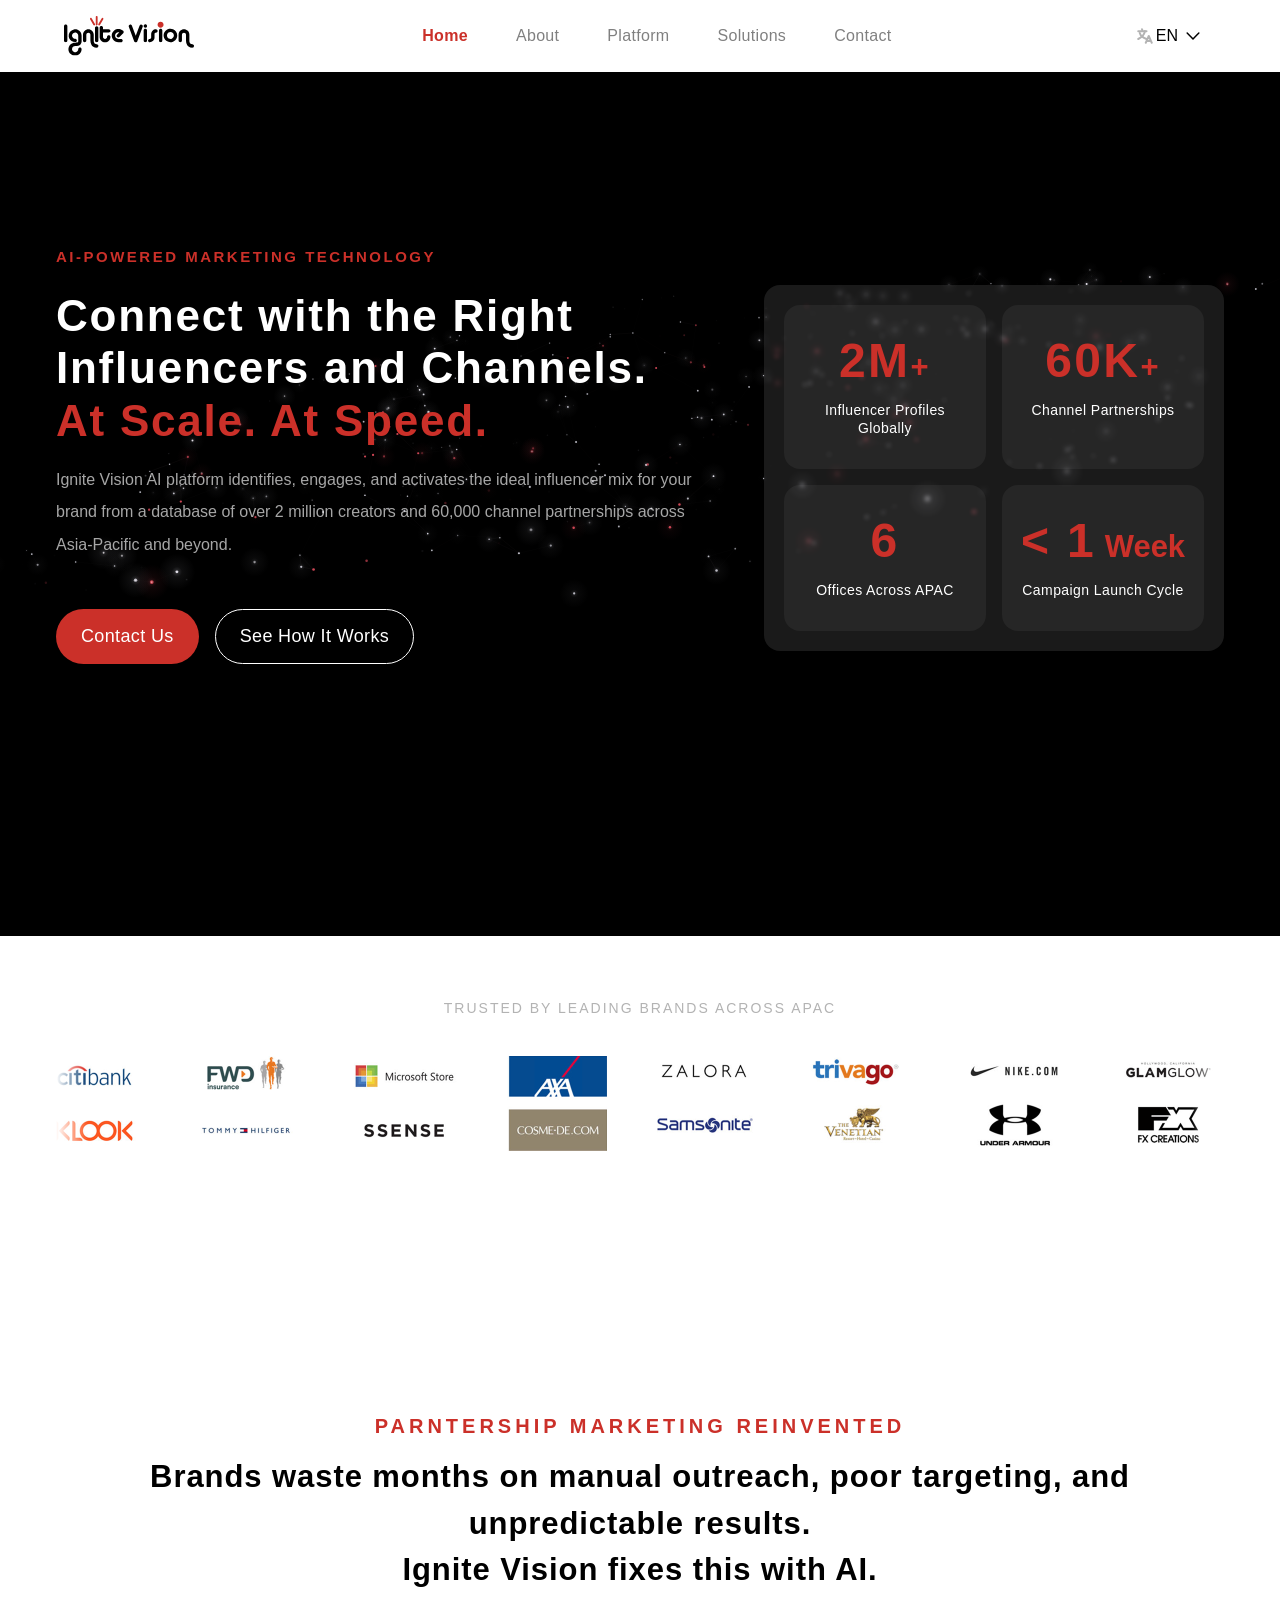
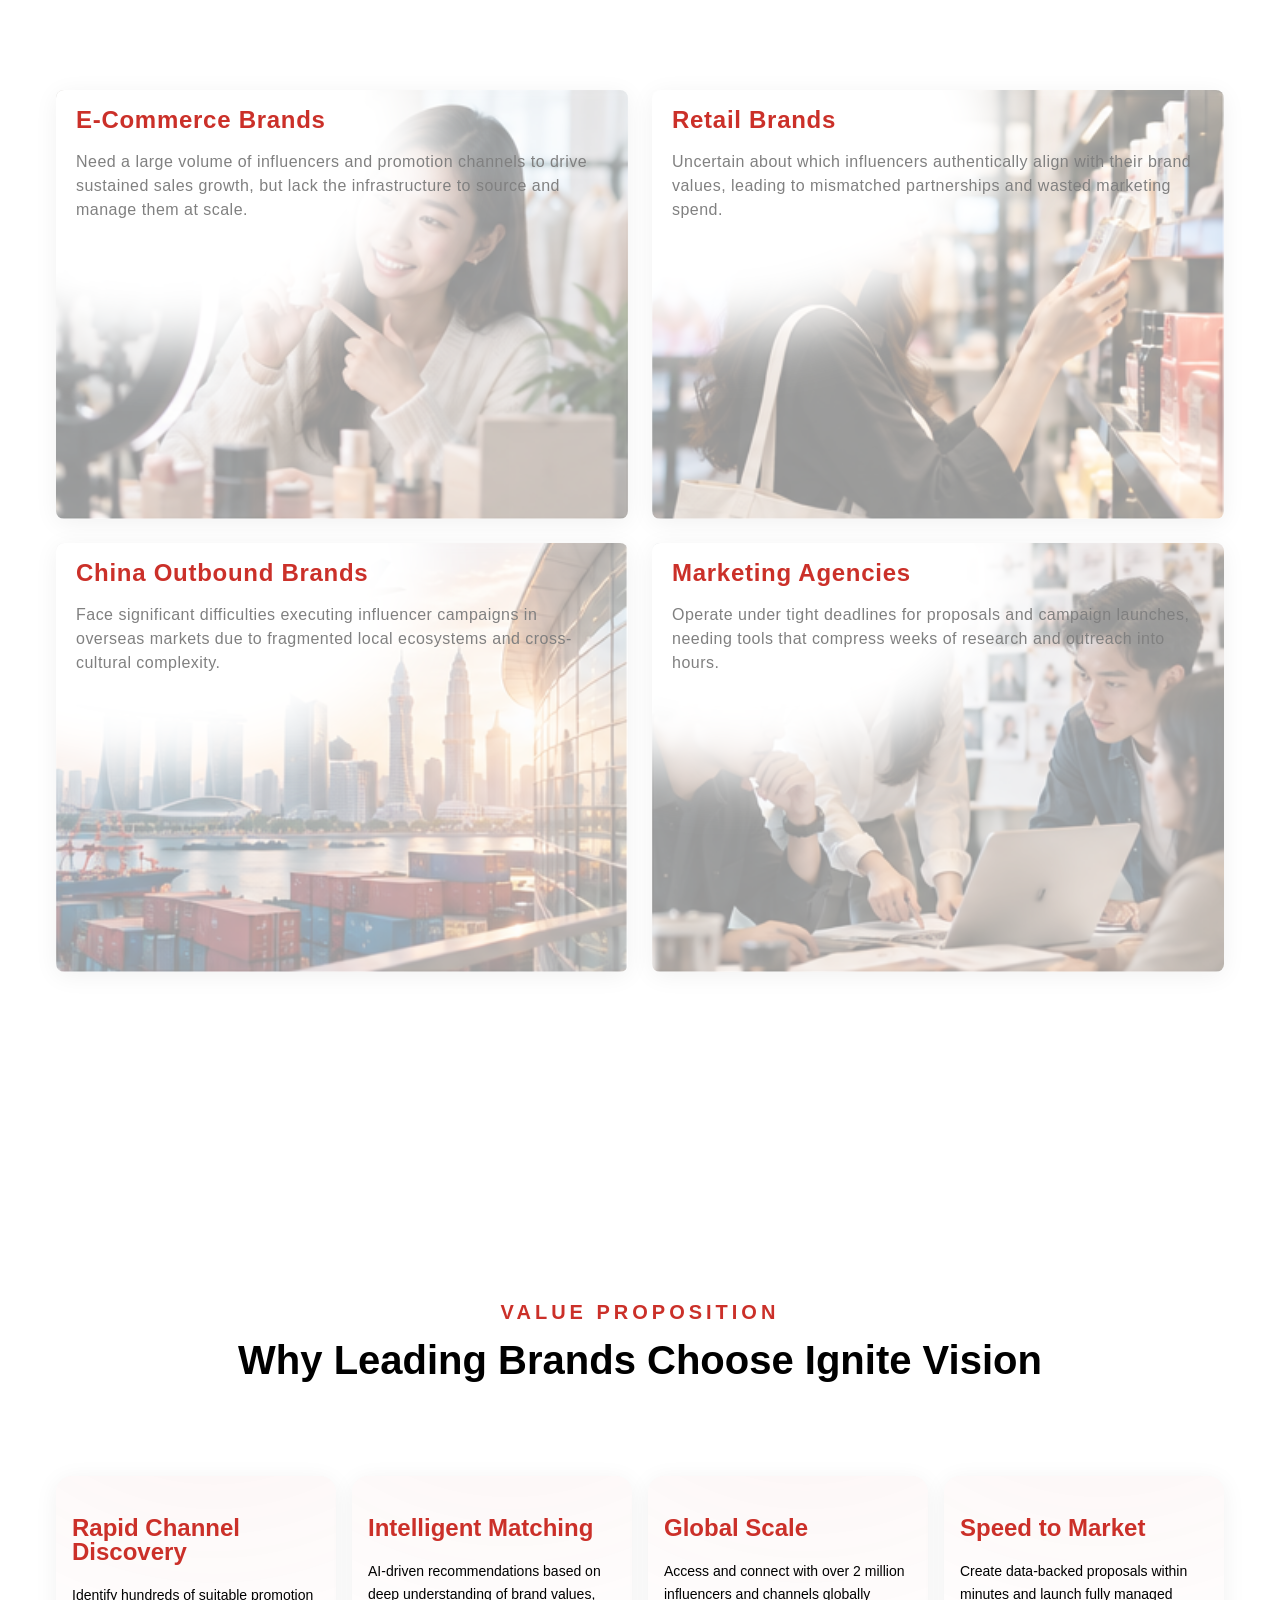
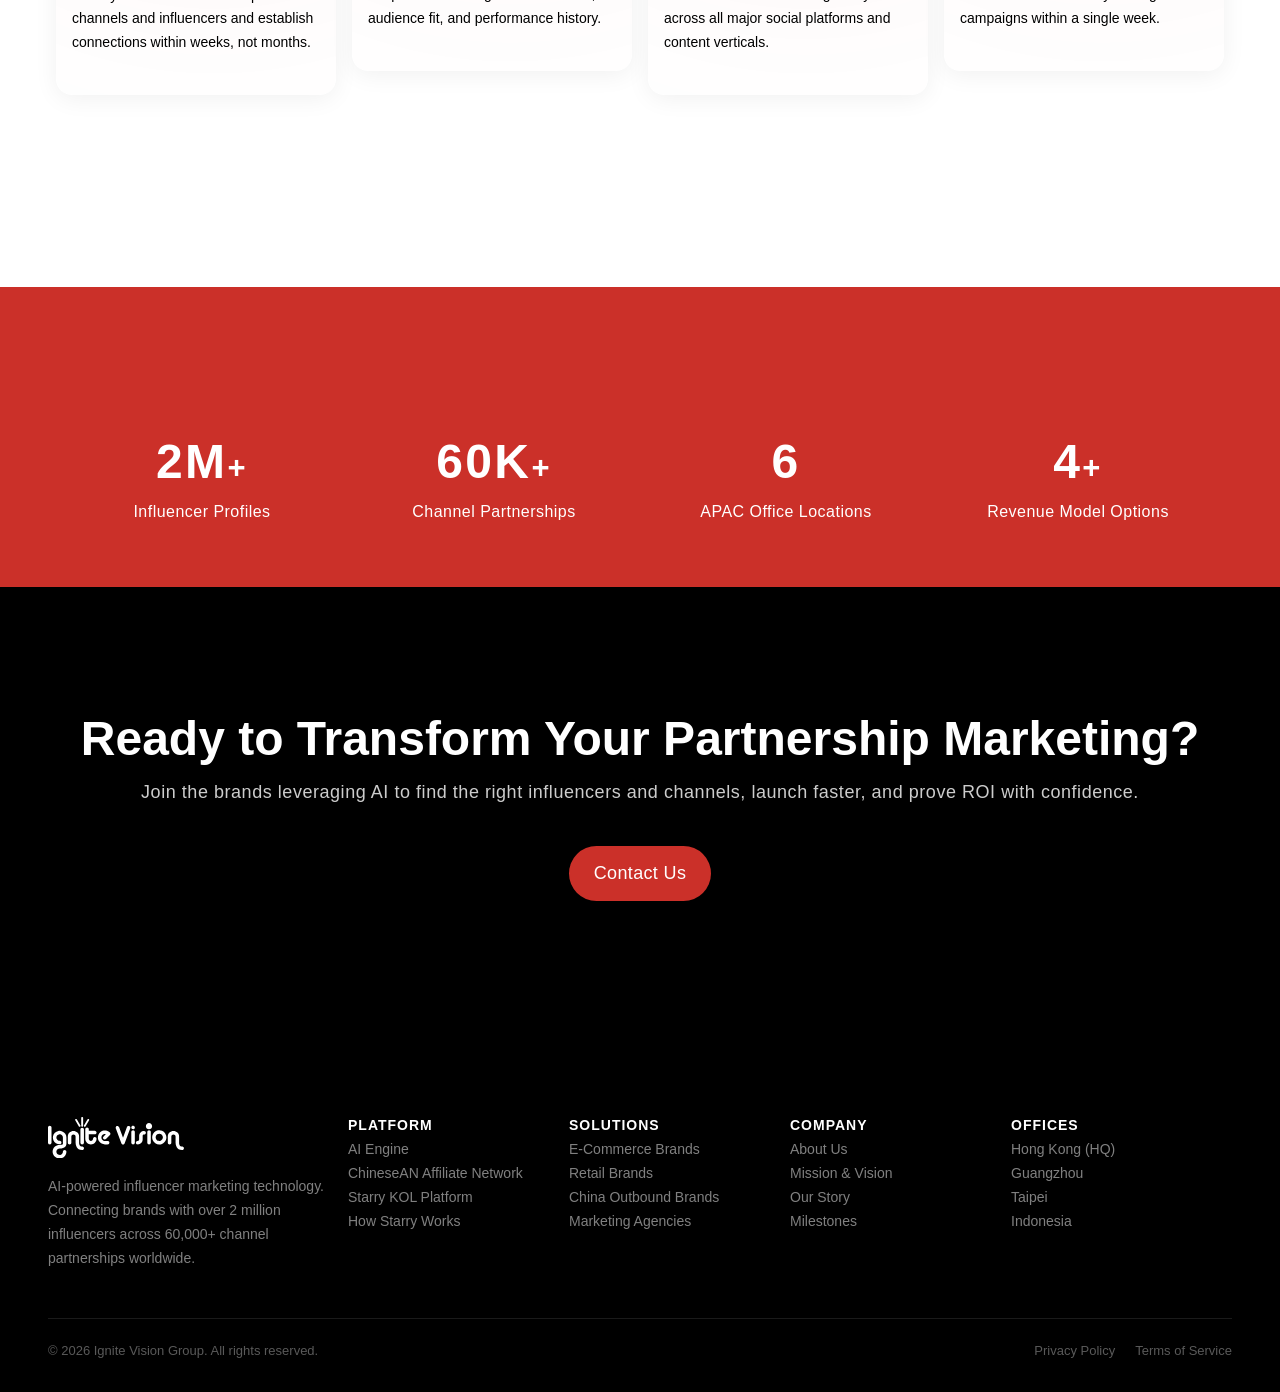
<file: project/index.html>
<!doctype html>
<html lang="en"><head><meta charset="utf-8"><meta name="viewport" content="width=device-width,initial-scale=1"><title>Ignite Vision</title>
<script>location.replace('home.html'+location.search+location.hash);</script>
<noscript><meta http-equiv="refresh" content="0;url=home.html"></noscript>
</head><body><a href="home.html">Go to Ignite Vision</a></body></html>
</file>
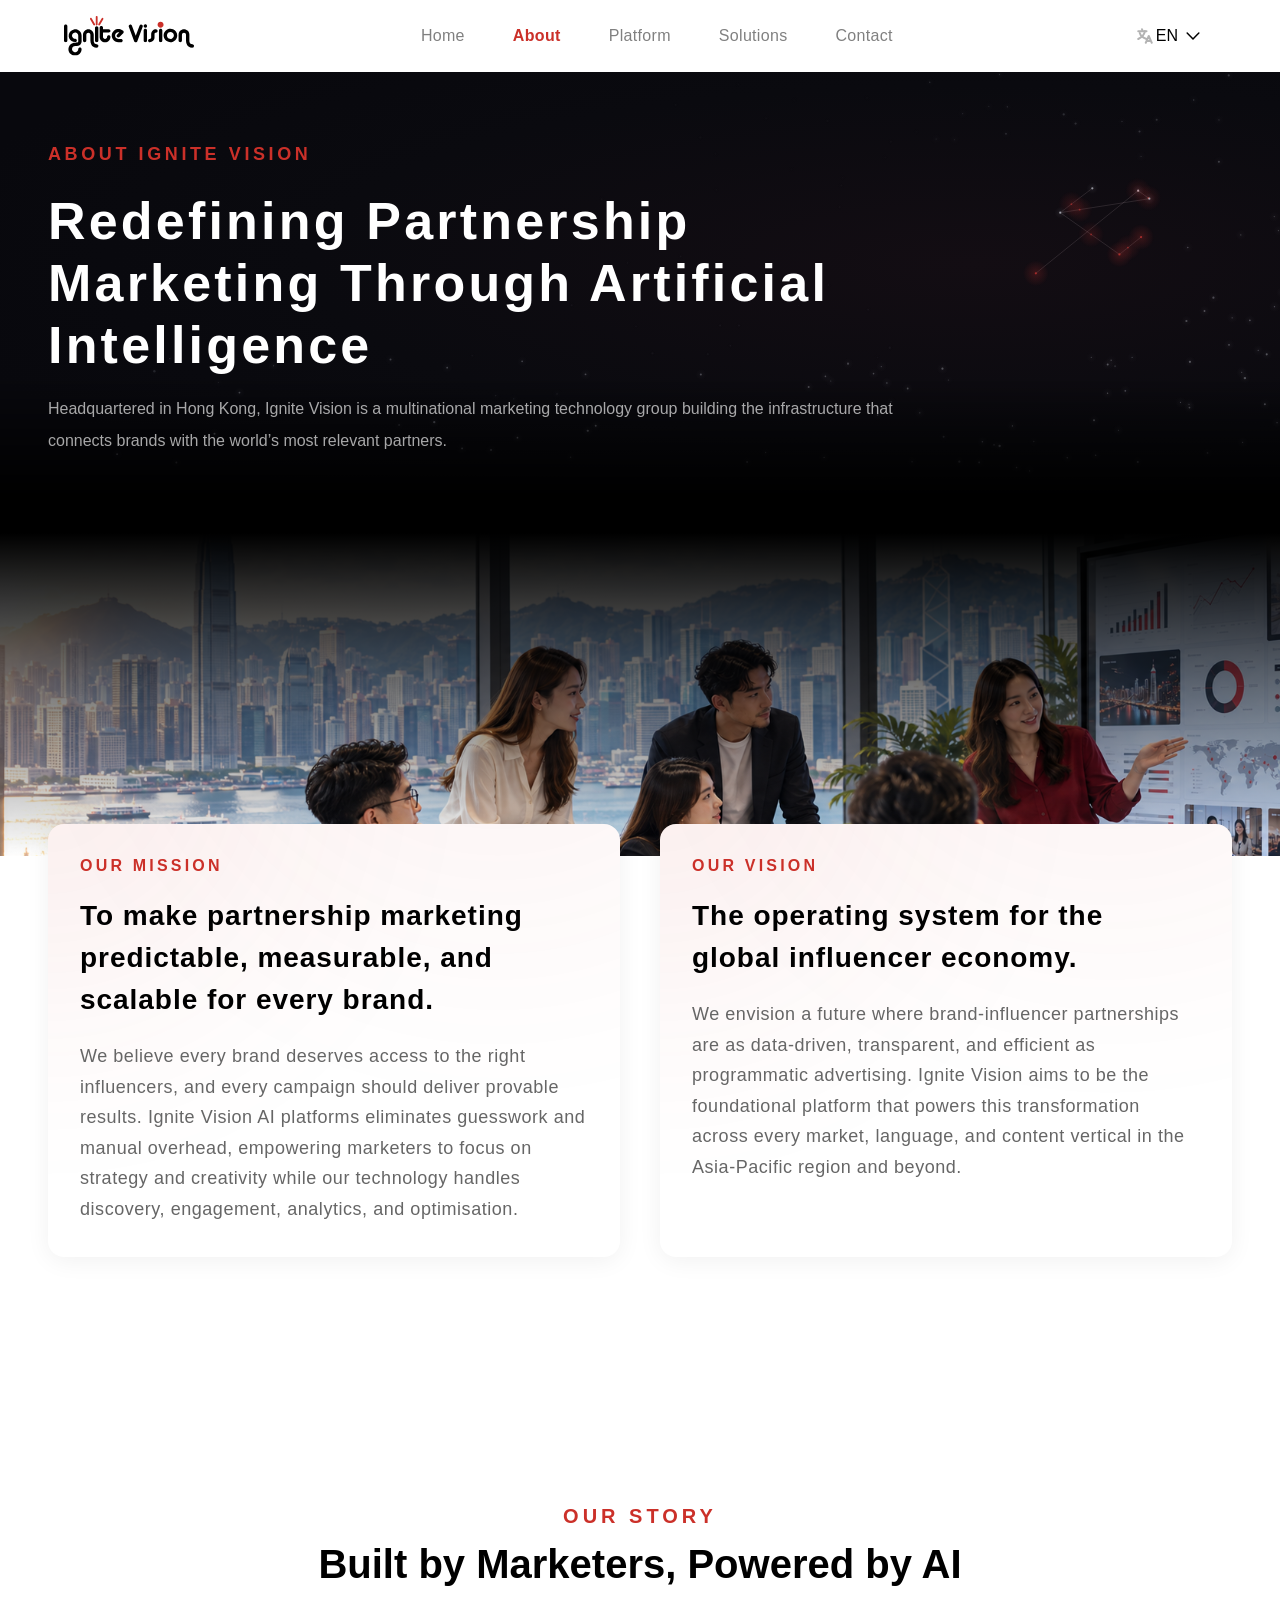
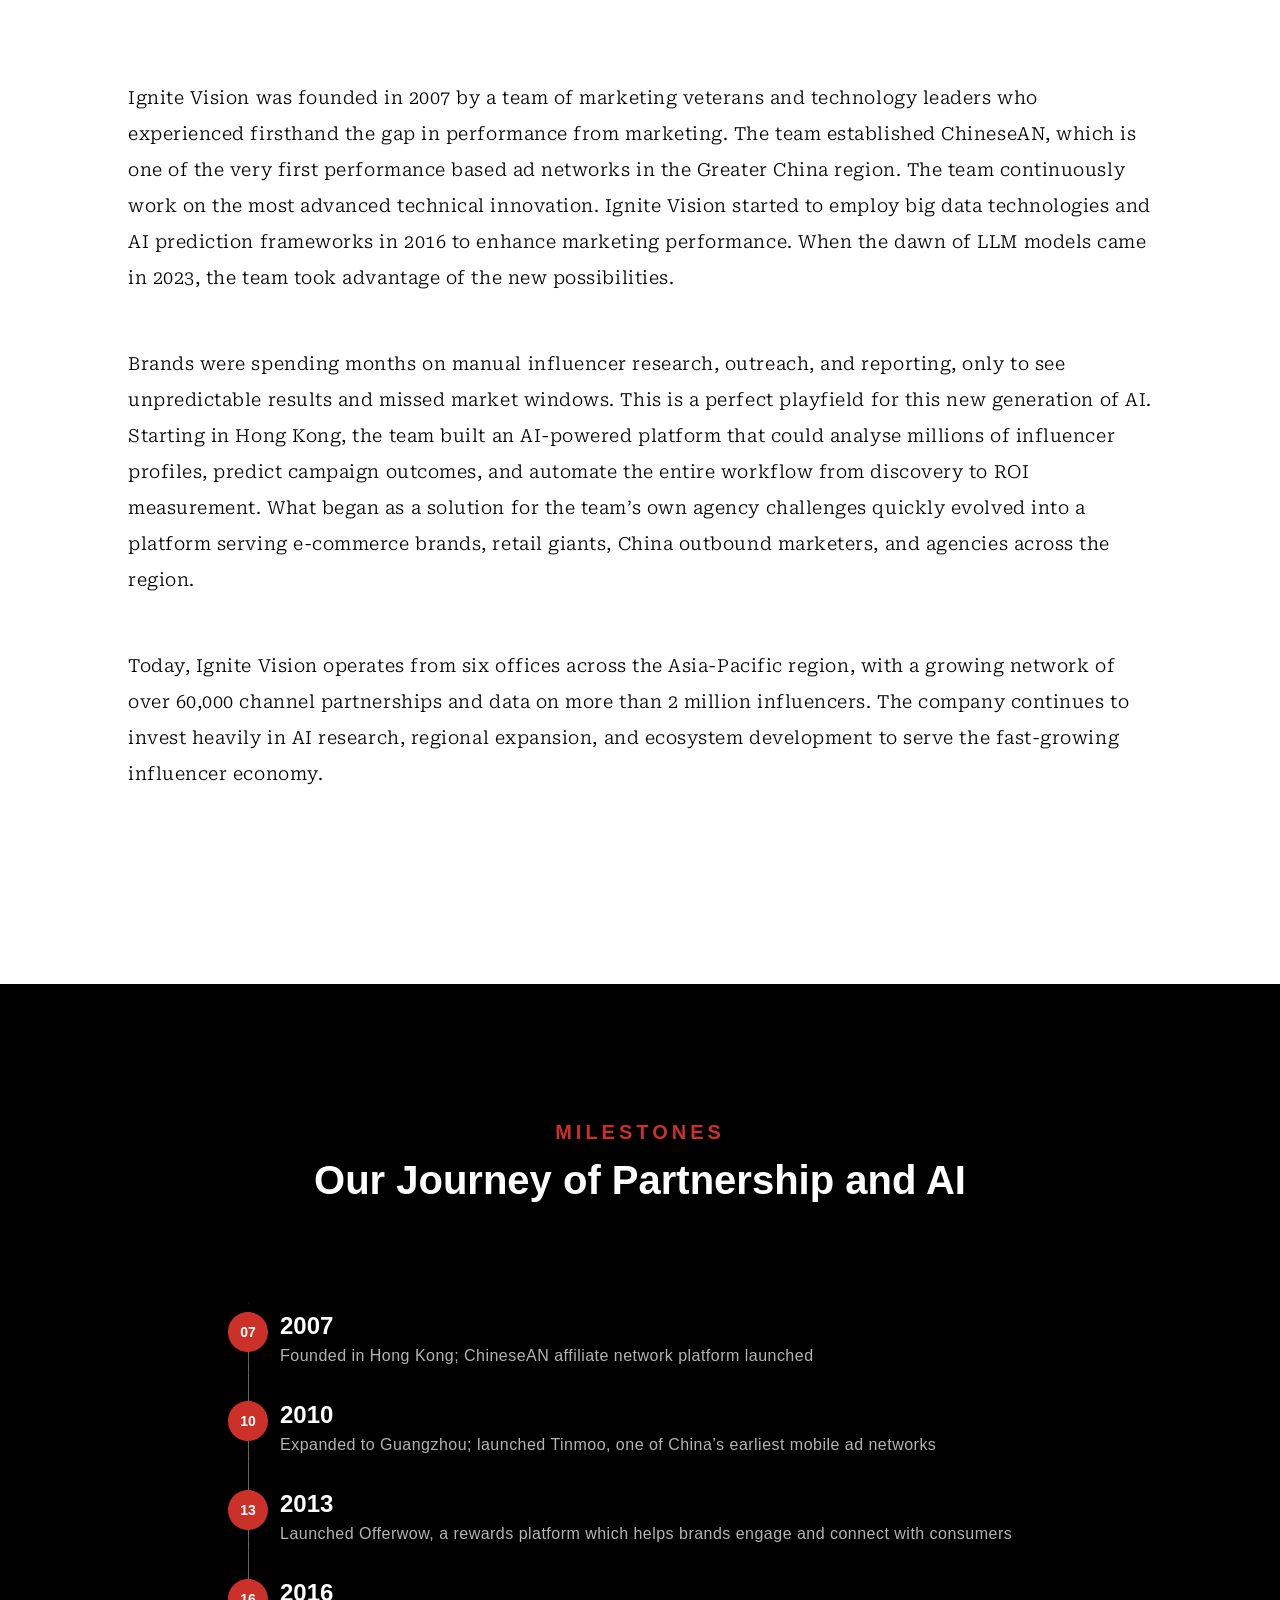
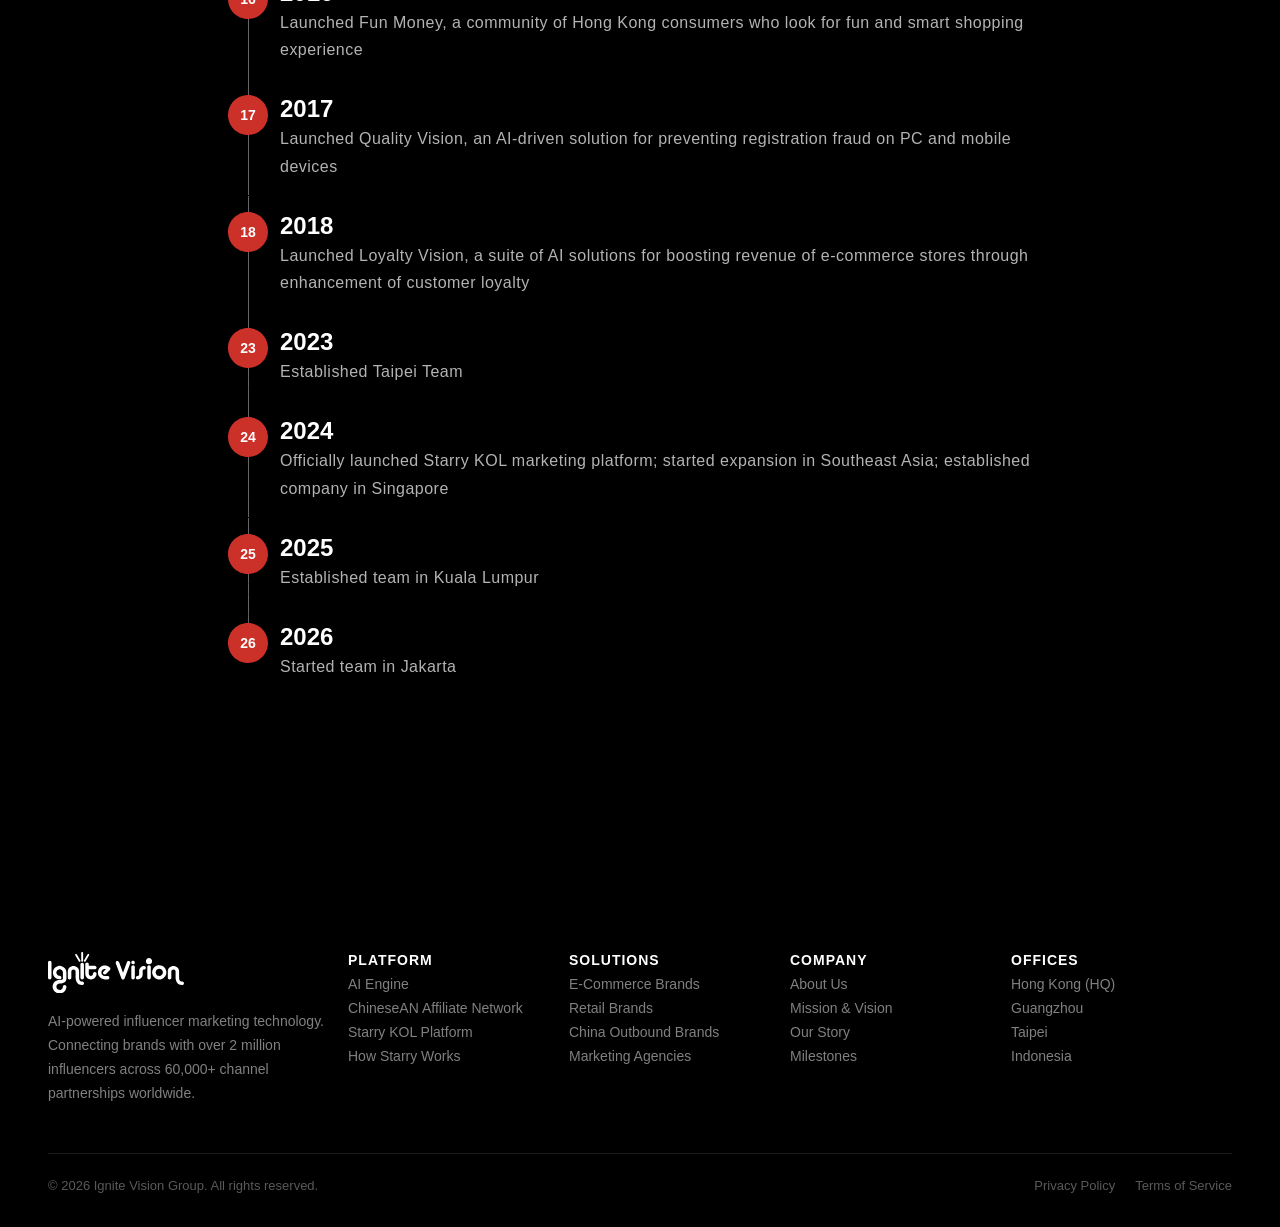
<file: project/about.html>
<!doctype html><html lang="en"><head><meta charset="utf-8"><meta name="viewport" content="width=device-width,initial-scale=1"><title>About — Ignite Vision</title><meta name="description" content="Meet Ignite Vision: our mission, story and journey in AI-powered influencer marketing."><link rel="stylesheet" href="home.css"><link rel="stylesheet" href="about.css"><link rel="stylesheet" href="scroll-reveal.css"><link rel="stylesheet" href="language.css"></head><body><a class="skip-link" href="#about">Skip to content</a><div class="page"><header class="nav nav-fixed"><nav class="nav-inner" aria-label="Main navigation">
<a class="brand brand-nav" href="home.html#home" aria-label="Ignite Vision Home"><img src="assets/revision-20261009/about/imgStandardFormat.svg" alt="Ignite Vision"></a>
<button class="menu-toggle" aria-expanded="false" aria-controls="main-menu" type="button"><span class="menu-icon" aria-hidden="true"></span><span class="menu-label">Menu</span></button>
<div class="nav-links" id="main-menu">
<a class="nav-link" href="home.html#home" aria-current="page">Home</a><a class="nav-link active" href="about.html" aria-current="page">About</a><a class="nav-link" href="platform.html">Platform</a><a class="nav-link" href="solutions.html">Solutions</a><a class="nav-link" href="contact.html">Contact</a>
</div>
</nav></header><main id="about"><section class="about-hero"><div class="about-motion" data-background-preset="about-constellation-dark-v3" data-background-version="3" aria-hidden="true"></div><div class="about-width"><div class="about-intro"><span class="eyebrow">About Ignite Vision</span><h1>Redefining Partnership Marketing Through Artificial Intelligence</h1><p>Headquartered in Hong Kong, Ignite Vision is a multinational marketing technology group building the infrastructure that connects brands with the world’s most relevant partners.</p></div></div><div class="about-photo"><img src="assets/about/imgContainerMargin.png" alt="Team collaborating in an office overlooking Hong Kong harbour"></div></section><section id="mission-vision" class="mission-grid about-width" aria-label="Our mission and vision"><article class="mission-card" data-reveal><span class="eyebrow">Our Mission</span><h2>To make partnership marketing predictable, measurable, and scalable for every brand.</h2><p>We believe every brand deserves access to the right influencers, and every campaign should deliver provable results. Ignite Vision AI platforms eliminates guesswork and manual overhead, empowering marketers to focus on strategy and creativity while our technology handles discovery, engagement, analytics, and optimisation.</p><img class="mission-glow first" src="assets/revision-20261009/about/imgRedCircle.svg" alt=""><img class="mission-glow second" src="assets/revision-20261009/about/imgRedCircle1.svg" alt=""></article><article class="mission-card" data-reveal><span class="eyebrow">Our Vision</span><h2>The operating system for the global influencer economy.</h2><p>We envision a future where brand-influencer partnerships are as data-driven, transparent, and efficient as programmatic advertising. Ignite Vision aims to be the foundational platform that powers this transformation across every market, language, and content vertical in the Asia-Pacific region and beyond.</p><img class="mission-glow first" src="assets/revision-20261009/about/imgRedCircle.svg" alt=""><img class="mission-glow second" src="assets/revision-20261009/about/imgRedCircle1.svg" alt=""></article></section><section id="our-story" class="about-story about-section"><div class="about-width"><div class="section-title" data-reveal><span class="overline">Our Story</span><h2>Built by Marketers, Powered by AI</h2></div><div class="story-copy"><p data-reveal>Ignite Vision was founded in 2007 by a team of marketing veterans and technology leaders who experienced firsthand the gap in performance from marketing. The team established ChineseAN, which is one of the very first performance based ad networks in the Greater China region. The team continuously work on the most advanced technical innovation. Ignite Vision started to employ big data technologies and AI prediction frameworks in 2016 to enhance marketing performance. When the dawn of LLM models came in 2023, the team took advantage of the new possibilities.</p><p data-reveal>Brands were spending months on manual influencer research, outreach, and reporting, only to see unpredictable results and missed market windows. This is a perfect playfield for this new generation of AI. Starting in Hong Kong, the team built an AI-powered platform that could analyse millions of influencer profiles, predict campaign outcomes, and automate the entire workflow from discovery to ROI measurement. What began as a solution for the team’s own agency challenges quickly evolved into a platform serving e-commerce brands, retail giants, China outbound marketers, and agencies across the region.</p><p data-reveal>Today, Ignite Vision operates from six offices across the Asia-Pacific region, with a growing network of over 60,000 channel partnerships and data on more than 2 million influencers. The company continues to invest heavily in AI research, regional expansion, and ecosystem development to serve the fast-growing influencer economy.</p></div></div></section><section class="about-section journey" id="journey"><div class="about-width"><div class="section-title" data-reveal><span class="overline">Milestones</span><h2>Our Journey of Partnership and AI</h2></div><ol class="timeline timeline-connected"><li data-reveal><span class="journey-line" style="background-image:url(assets/about-journey/imgVector1.svg)" aria-hidden="true"></span><span class="journey-line journey-line-top" style="background-image:url(assets/about-journey/imgVector3.svg)" aria-hidden="true"></span><div class="journey-marker" aria-hidden="true"><img src="assets/about-journey/imgVector.svg" alt=""><span>07</span></div><div class="journey-copy"><h3>2007</h3><p>Founded in Hong Kong; ChineseAN affiliate network platform launched</p></div></li><li data-reveal><span class="journey-line" style="background-image:url(assets/about-journey/imgVector1.svg)" aria-hidden="true"></span><span class="journey-line journey-line-top" style="background-image:url(assets/about-journey/imgVector2.svg)" aria-hidden="true"></span><div class="journey-marker" aria-hidden="true"><img src="assets/about-journey/imgVector.svg" alt=""><span>10</span></div><div class="journey-copy"><h3>2010</h3><p>Expanded to Guangzhou; launched Tinmoo, one of China’s earliest mobile ad networks</p></div></li><li data-reveal><span class="journey-line" style="background-image:url(assets/about-journey/imgVector1.svg)" aria-hidden="true"></span><span class="journey-line journey-line-top" style="background-image:url(assets/about-journey/imgVector2.svg)" aria-hidden="true"></span><div class="journey-marker" aria-hidden="true"><img src="assets/about-journey/imgVector.svg" alt=""><span>13</span></div><div class="journey-copy"><h3>2013</h3><p>Launched Offerwow, a rewards platform which helps brands engage and connect with consumers</p></div></li><li data-reveal><span class="journey-line" style="background-image:url(assets/about-journey/imgVector1.svg)" aria-hidden="true"></span><span class="journey-line journey-line-top" style="background-image:url(assets/about-journey/imgVector2.svg)" aria-hidden="true"></span><div class="journey-marker" aria-hidden="true"><img src="assets/about-journey/imgVector.svg" alt=""><span>16</span></div><div class="journey-copy"><h3>2016</h3><p>Launched Fun Money, a community of Hong Kong consumers who look for fun and smart shopping experience</p></div></li><li data-reveal><span class="journey-line" style="background-image:url(assets/about-journey/imgVector1.svg)" aria-hidden="true"></span><span class="journey-line journey-line-top" style="background-image:url(assets/about-journey/imgVector2.svg)" aria-hidden="true"></span><div class="journey-marker" aria-hidden="true"><img src="assets/about-journey/imgVector.svg" alt=""><span>17</span></div><div class="journey-copy"><h3>2017</h3><p>Launched Quality Vision, an AI-driven solution for preventing registration fraud on PC and mobile devices</p></div></li><li data-reveal><span class="journey-line" style="background-image:url(assets/about-journey/imgVector1.svg)" aria-hidden="true"></span><span class="journey-line journey-line-top" style="background-image:url(assets/about-journey/imgVector2.svg)" aria-hidden="true"></span><div class="journey-marker" aria-hidden="true"><img src="assets/about-journey/imgVector.svg" alt=""><span>18</span></div><div class="journey-copy"><h3>2018</h3><p>Launched Loyalty Vision, a suite of AI solutions for boosting revenue of e-commerce stores through enhancement of customer loyalty</p></div></li><li data-reveal><span class="journey-line" style="background-image:url(assets/about-journey/imgVector1.svg)" aria-hidden="true"></span><span class="journey-line journey-line-top" style="background-image:url(assets/about-journey/imgVector2.svg)" aria-hidden="true"></span><div class="journey-marker" aria-hidden="true"><img src="assets/about-journey/imgVector.svg" alt=""><span>23</span></div><div class="journey-copy"><h3>2023</h3><p>Established Taipei Team</p></div></li><li data-reveal><span class="journey-line" style="background-image:url(assets/about-journey/imgVector4.svg)" aria-hidden="true"></span><span class="journey-line journey-line-top" style="background-image:url(assets/about-journey/imgVector5.svg)" aria-hidden="true"></span><div class="journey-marker" aria-hidden="true"><img src="assets/about-journey/imgVector.svg" alt=""><span>24</span></div><div class="journey-copy"><h3>2024</h3><p>Officially launched Starry KOL marketing platform; started expansion in Southeast Asia; established company in Singapore</p></div></li><li data-reveal><span class="journey-line" style="background-image:url(assets/about-journey/imgVector1.svg)" aria-hidden="true"></span><span class="journey-line journey-line-top" style="background-image:url(assets/about-journey/imgVector2.svg)" aria-hidden="true"></span><div class="journey-marker" aria-hidden="true"><img src="assets/about-journey/imgVector.svg" alt=""><span>25</span></div><div class="journey-copy"><h3>2025</h3><p>Established team in Kuala Lumpur</p></div></li><li data-reveal><span class="journey-line journey-line-top" style="background-image:url(assets/about-journey/imgVector2.svg)" aria-hidden="true"></span><div class="journey-marker" aria-hidden="true"><img src="assets/about-journey/imgVector.svg" alt=""><span>26</span></div><div class="journey-copy"><h3>2026</h3><p>Started team in Jakarta</p></div></li></ol></div></section></main><footer class="footer" id="company"><div class="footer-inner">
    <div class="footer-grid">
      <div class="footer-brand"><a class="brand brand-footer" href="home.html#home" aria-label="Ignite Vision Home"><img src="assets/footer-20261125/logo.svg" alt="Ignite Vision"></a><p>AI-powered influencer marketing technology. Connecting brands with over 2 million influencers across 60,000+ channel partnerships worldwide.</p></div>
      <div class="footer-col"><h4>Platform</h4><a class="footer-item" href="platform.html#ai-engine">AI Engine</a><a class="footer-item" href="platform.html#sub-platforms">ChineseAN Affiliate Network</a><a class="footer-item" href="platform.html#capabilities">Starry KOL Platform</a><a class="footer-item" href="platform.html#how-it-works">How Starry Works</a></div>
      <div class="footer-col"><h4>Solutions</h4><a class="footer-item" href="solutions.html#solution-1">E-Commerce Brands</a><a class="footer-item" href="solutions.html#solution-2">Retail Brands</a><a class="footer-item" href="solutions.html#solution-3">China Outbound Brands</a><a class="footer-item" href="solutions.html#solution-4">Marketing Agencies</a></div>
      <div class="footer-col"><h4>Company</h4><a class="footer-item" href="about.html">About Us</a><a class="footer-item" href="about.html#mission-vision">Mission &amp; Vision</a><a class="footer-item" href="about.html#our-story">Our Story</a><a class="footer-item" href="about.html#journey">Milestones</a></div>
      <div class="footer-col" id="offices"><h4>Offices</h4><a class="footer-item" href="contact.html#office-hong-kong">Hong Kong (HQ)</a><a class="footer-item" href="contact.html#office-guangzhou">Guangzhou</a><a class="footer-item" href="contact.html#office-taipei">Taipei</a><a class="footer-item" href="contact.html#office-jakarta">Indonesia</a></div>
    </div>
    <div class="footer-bottom"><p>&copy; 2026 Ignite Vision Group. All rights reserved.</p><div class="footer-bottom-links"><a class="footer-item" href="privacy.html">Privacy Policy</a><a class="footer-item" href="terms.html">Terms of Service</a></div></div>
  </div></footer></div><script src="ignite-backgrounds.js" defer></script><script src="about.js" defer></script><script src="scroll-reveal.js" defer></script><script src="translations-zh.js"></script><script src="language.js"></script></body></html>
</file>
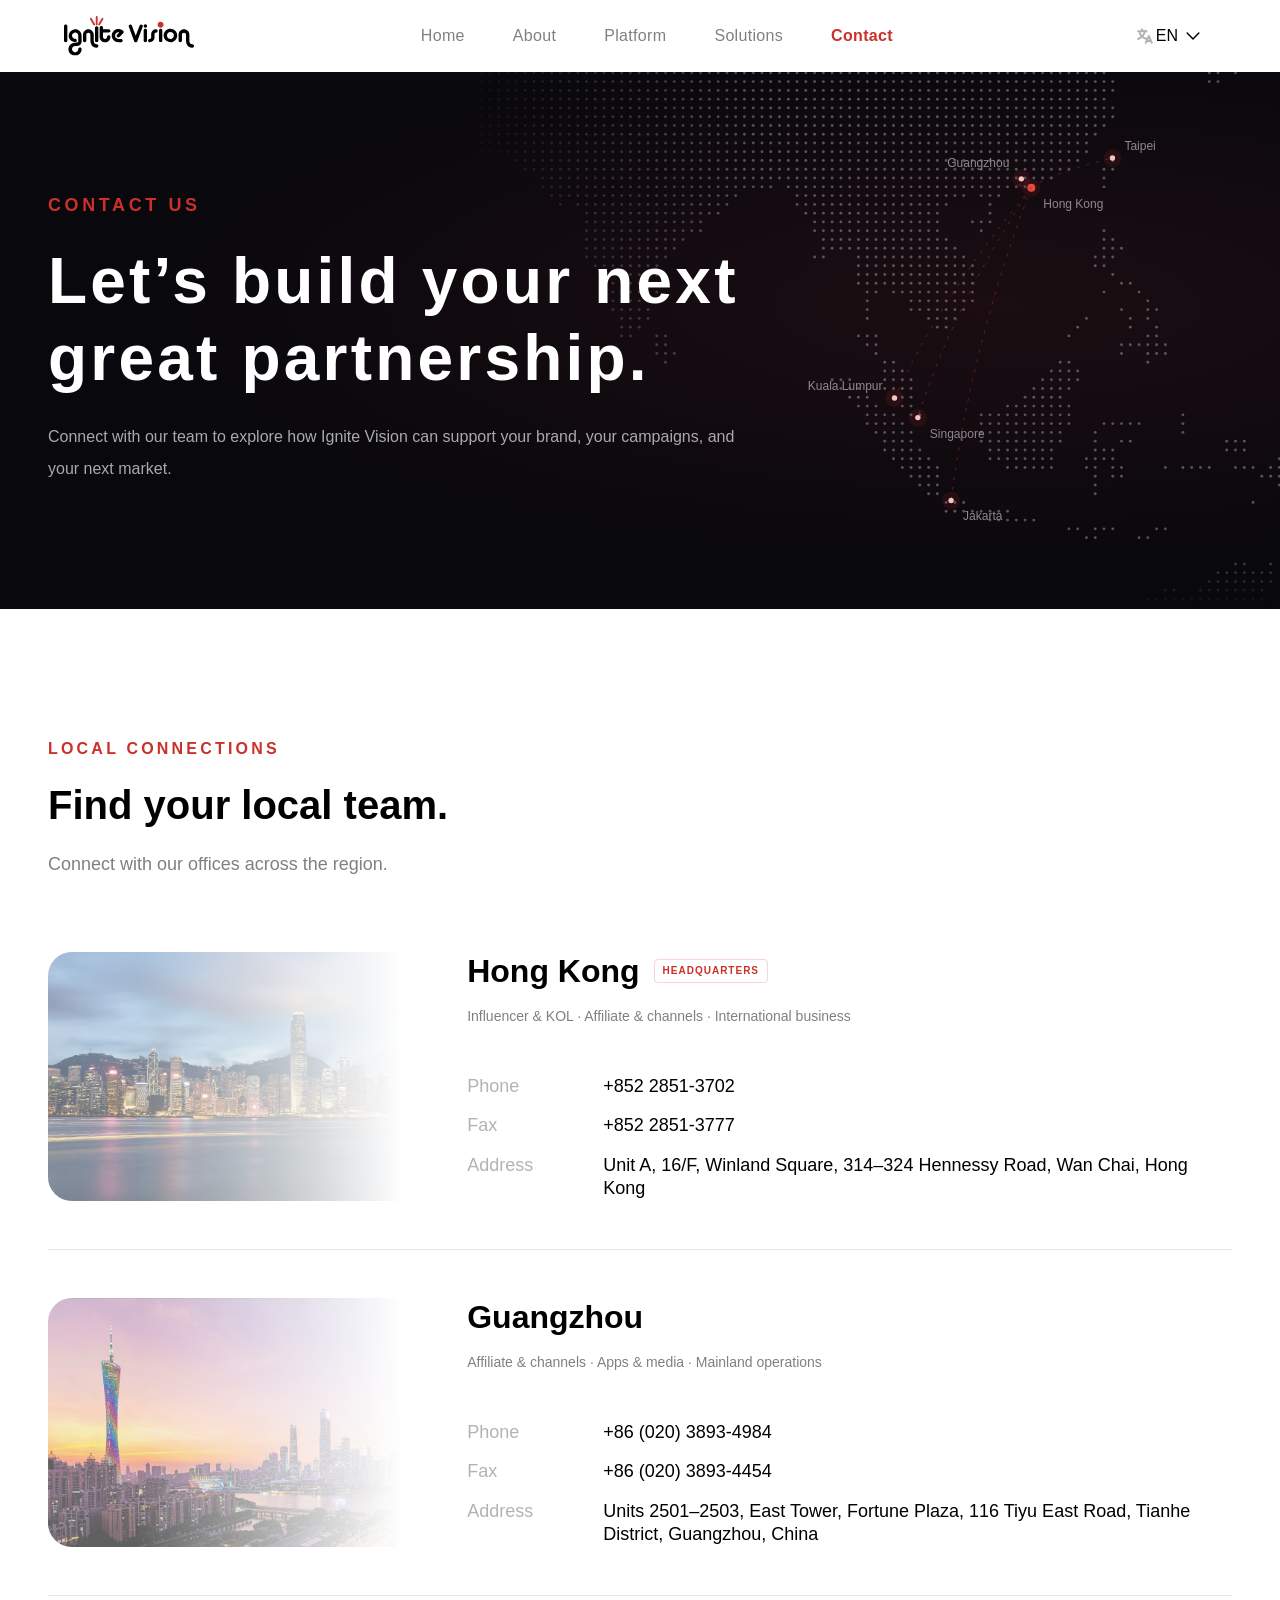
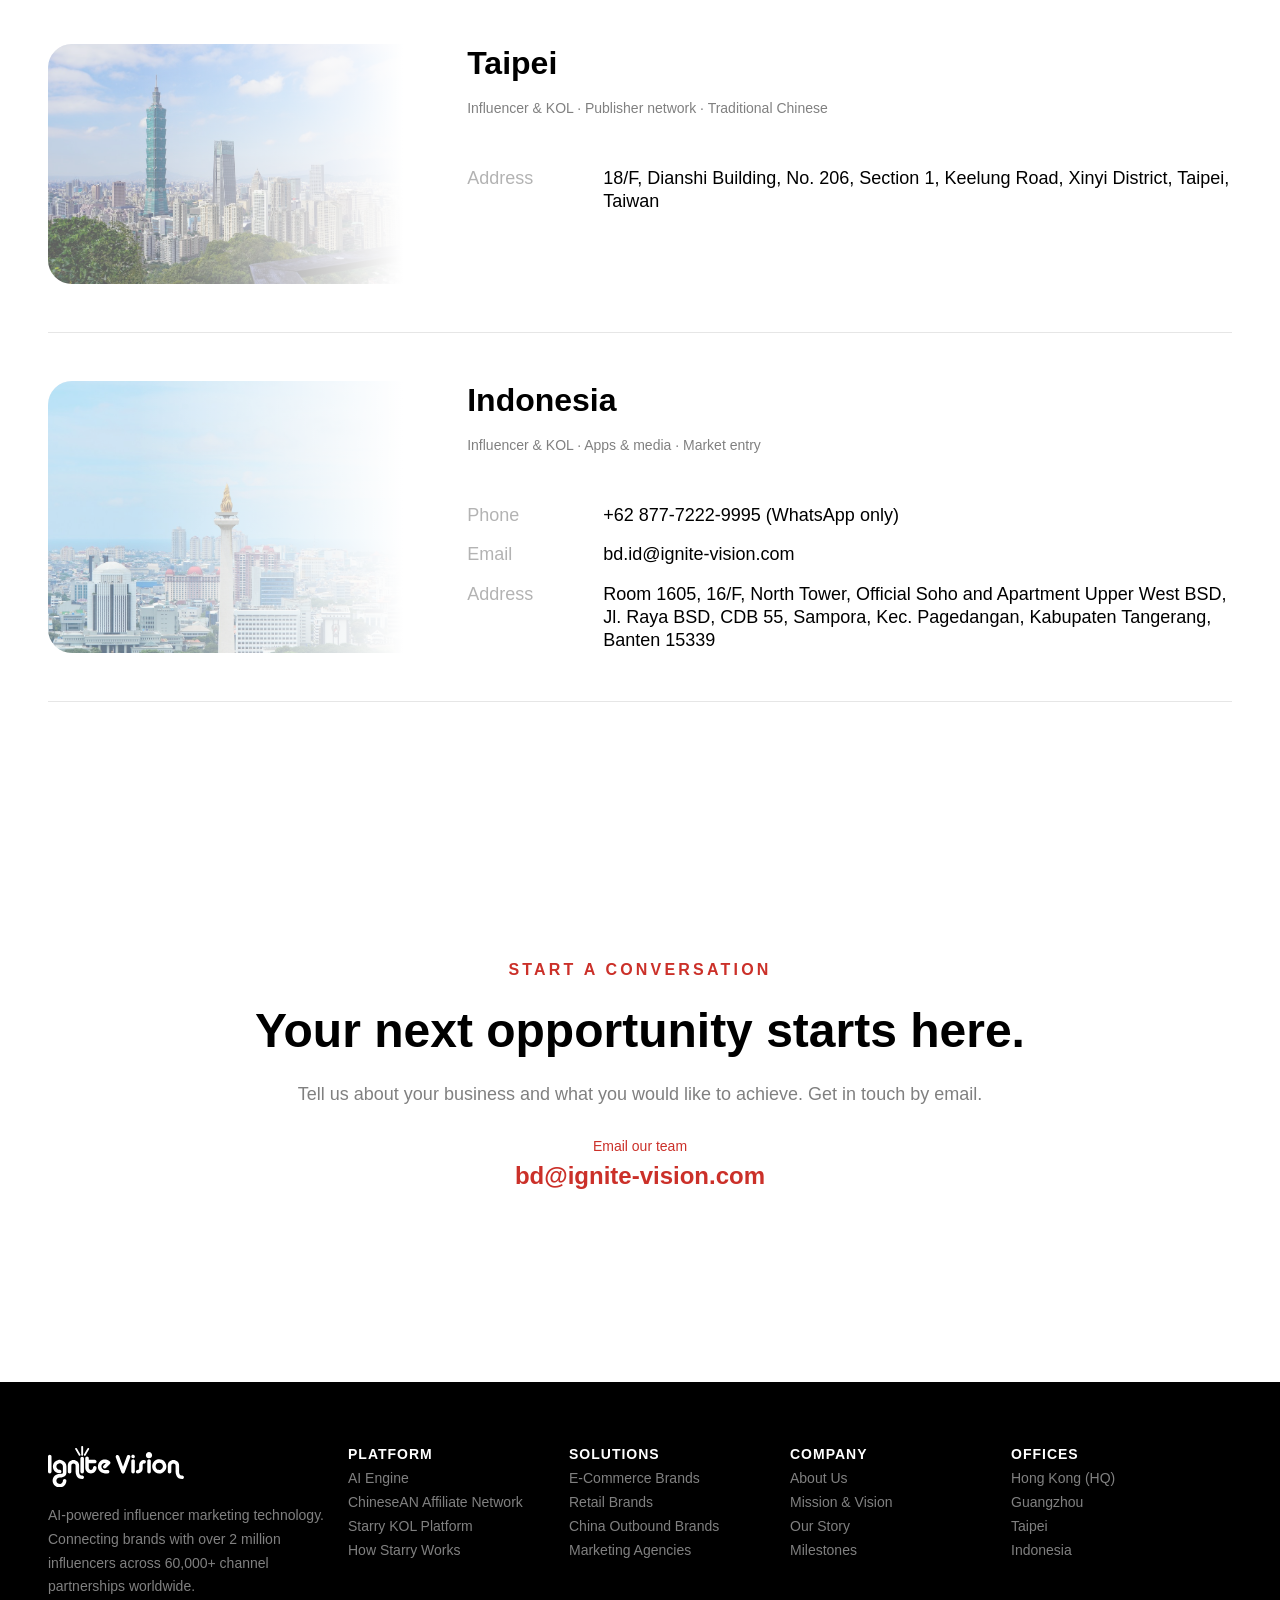
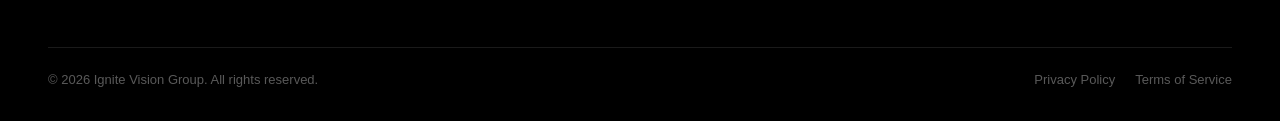
<file: project/contact.html>
<!doctype html><html lang="en"><head><meta charset="utf-8"><meta name="viewport" content="width=device-width,initial-scale=1"><title>Contact — Ignite Vision</title><link rel="stylesheet" href="home.css"><link rel="stylesheet" href="contact.css"><link rel="stylesheet" href="scroll-reveal.css"><link rel="stylesheet" href="language.css"><script src="https://mcp.figma.com/mcp/html-to-design/capture.js" async></script></head><body><a class="skip-link" href="#contact-page">Skip to content</a><div class="page"><header class="nav nav-fixed"><nav class="nav-inner" aria-label="Main navigation">
<a class="brand brand-nav" href="home.html#home" aria-label="Ignite Vision Home"><img src="assets/revision-20261009/solutions/imgStandardFormat.svg" alt="Ignite Vision"></a>
<button class="menu-toggle" aria-expanded="false" aria-controls="main-menu" type="button"><span class="menu-icon" aria-hidden="true"></span><span class="menu-label">Menu</span></button>
<div class="nav-links" id="main-menu">
<a class="nav-link" href="home.html#home">Home</a><a class="nav-link" href="about.html">About</a><a class="nav-link" href="platform.html">Platform</a><a class="nav-link" href="solutions.html">Solutions</a><a class="nav-link active" href="contact.html" aria-current="page">Contact</a>
</div>
</nav></header><main id="contact-page">
<section class="contact-hero" data-background-preset="contact-coverage-dark-v2" data-background-version="2"><div class="contact-background" aria-hidden="true"></div><div class="contact-width"><span class="contact-eyebrow">CONTACT US</span><h1>Let’s build your next<br>great partnership.</h1><p>Connect with our team to explore how Ignite Vision can support your brand, your campaigns, and your next market.</p></div></section>

<section class="contact-offices"><div class="contact-width"><div class="contact-section-heading"><span class="contact-eyebrow">LOCAL CONNECTIONS</span><h2>Find your local team.</h2><p>Connect with our offices across the region.</p></div><div class="contact-office-grid">
<article class="contact-office" id="office-hong-kong" tabindex="-1"><figure class="office-city-photo"><img src="assets/contact-cities/hong-kong.jpg" alt="Hong Kong skyline" loading="lazy"></figure><div class="office-content"><div class="office-identity"><div class="office-heading"><h3>Hong Kong</h3><span class="office-headquarters">HEADQUARTERS</span></div><p class="office-services">Influencer &amp; KOL · Affiliate &amp; channels · International business</p></div><div class="office-details"><dl class="office-contact-details"><div><dt>Phone</dt><dd><a href="tel:+85228513702">+852 2851-3702</a></dd></div><div><dt>Fax</dt><dd>+852 2851-3777</dd></div></dl><dl class="office-address-details"><div><dt>Address</dt><dd class="office-address">Unit A, 16/F, Winland Square, 314–324 Hennessy Road, Wan Chai, Hong Kong</dd></div></dl></div></div></article><article class="contact-office" id="office-guangzhou" tabindex="-1"><figure class="office-city-photo"><img src="assets/contact-cities/guangzhou.jpg" alt="Guangzhou skyline" loading="lazy"></figure><div class="office-content"><div class="office-identity"><div class="office-heading"><h3>Guangzhou</h3></div><p class="office-services">Affiliate &amp; channels · Apps &amp; media · Mainland operations</p></div><div class="office-details"><dl class="office-contact-details"><div><dt>Phone</dt><dd><a href="tel:+862038934984">+86 (020) 3893-4984</a></dd></div><div><dt>Fax</dt><dd>+86 (020) 3893-4454</dd></div></dl><dl class="office-address-details"><div><dt>Address</dt><dd class="office-address">Units 2501–2503, East Tower, Fortune Plaza, 116 Tiyu East Road, Tianhe District, Guangzhou, China</dd></div></dl></div></div></article><article class="contact-office" id="office-taipei" tabindex="-1"><figure class="office-city-photo"><img src="assets/contact-cities/taipei.jpg" alt="Taipei skyline" loading="lazy"></figure><div class="office-content"><div class="office-identity"><div class="office-heading"><h3>Taipei</h3></div><p class="office-services">Influencer &amp; KOL · Publisher network · Traditional Chinese</p></div><div class="office-details"><dl class="office-contact-details"></dl><dl class="office-address-details"><div><dt>Address</dt><dd class="office-address">18/F, Dianshi Building, No. 206, Section 1, Keelung Road, Xinyi District, Taipei, Taiwan</dd></div></dl></div></div></article><article class="contact-office" id="office-jakarta" tabindex="-1"><figure class="office-city-photo"><img src="assets/contact-cities/jakarta-monas.jpg" alt="Monas National Monument and Jakarta skyline" loading="lazy"></figure><div class="office-content"><div class="office-identity"><div class="office-heading"><h3>Indonesia</h3></div><p class="office-services">Influencer &amp; KOL · Apps &amp; media · Market entry</p></div><div class="office-details"><dl class="office-contact-details"><div><dt>Phone</dt><dd><a href="tel:+6287772229995">+62 877-7222-9995</a> <span class="office-phone-note">(WhatsApp only)</span></dd></div><div><dt>Email</dt><dd><a href="mailto:bd.id@ignite-vision.com">bd.id@ignite-vision.com</a></dd></div></dl><dl class="office-address-details"><div><dt>Address</dt><dd class="office-address">Room 1605, 16/F, North Tower, Official Soho and Apartment Upper West BSD, Jl. Raya BSD, CDB 55, Sampora, Kec. Pagedangan, Kabupaten Tangerang, Banten 15339</dd></div></dl></div></div></article></div></div></section><section id="contact-enquiry" class="contact-width contact-start"><div><span class="contact-eyebrow">START A CONVERSATION</span><h2>Your next opportunity starts here.</h2></div><div><p>Tell us about your business and what you would like to achieve. Get in touch by email.</p><div class="contact-actions"><a class="contact-team-email" href="mailto:bd@ignite-vision.com"><span>Email our team</span><strong>bd@ignite-vision.com</strong></a></div></div></section></main><footer class="footer" id="company"><div class="footer-inner">
    <div class="footer-grid">
      <div class="footer-brand"><a class="brand brand-footer" href="home.html#home" aria-label="Ignite Vision Home"><img src="assets/footer-20261125/logo.svg" alt="Ignite Vision"></a><p>AI-powered influencer marketing technology. Connecting brands with over 2 million influencers across 60,000+ channel partnerships worldwide.</p></div>
      <div class="footer-col"><h4>Platform</h4><a class="footer-item" href="platform.html#ai-engine">AI Engine</a><a class="footer-item" href="platform.html#sub-platforms">ChineseAN Affiliate Network</a><a class="footer-item" href="platform.html#capabilities">Starry KOL Platform</a><a class="footer-item" href="platform.html#how-it-works">How Starry Works</a></div>
      <div class="footer-col"><h4>Solutions</h4><a class="footer-item" href="solutions.html#solution-1">E-Commerce Brands</a><a class="footer-item" href="solutions.html#solution-2">Retail Brands</a><a class="footer-item" href="solutions.html#solution-3">China Outbound Brands</a><a class="footer-item" href="solutions.html#solution-4">Marketing Agencies</a></div>
      <div class="footer-col"><h4>Company</h4><a class="footer-item" href="about.html">About Us</a><a class="footer-item" href="about.html#mission-vision">Mission &amp; Vision</a><a class="footer-item" href="about.html#our-story">Our Story</a><a class="footer-item" href="about.html#journey">Milestones</a></div>
      <div class="footer-col" id="offices"><h4>Offices</h4><a class="footer-item" href="contact.html#office-hong-kong">Hong Kong (HQ)</a><a class="footer-item" href="contact.html#office-guangzhou">Guangzhou</a><a class="footer-item" href="contact.html#office-taipei">Taipei</a><a class="footer-item" href="contact.html#office-jakarta">Indonesia</a></div>
    </div>
    <div class="footer-bottom"><p>&copy; 2026 Ignite Vision Group. All rights reserved.</p><div class="footer-bottom-links"><a class="footer-item" href="privacy.html">Privacy Policy</a><a class="footer-item" href="terms.html">Terms of Service</a></div></div>
  </div></footer></div><script src="contact-background-engine.js" defer></script><script src="contact.js" defer></script><script src="translations-zh.js"></script><script src="contact-translations.js"></script><script src="language.js"></script></body></html>
</file>
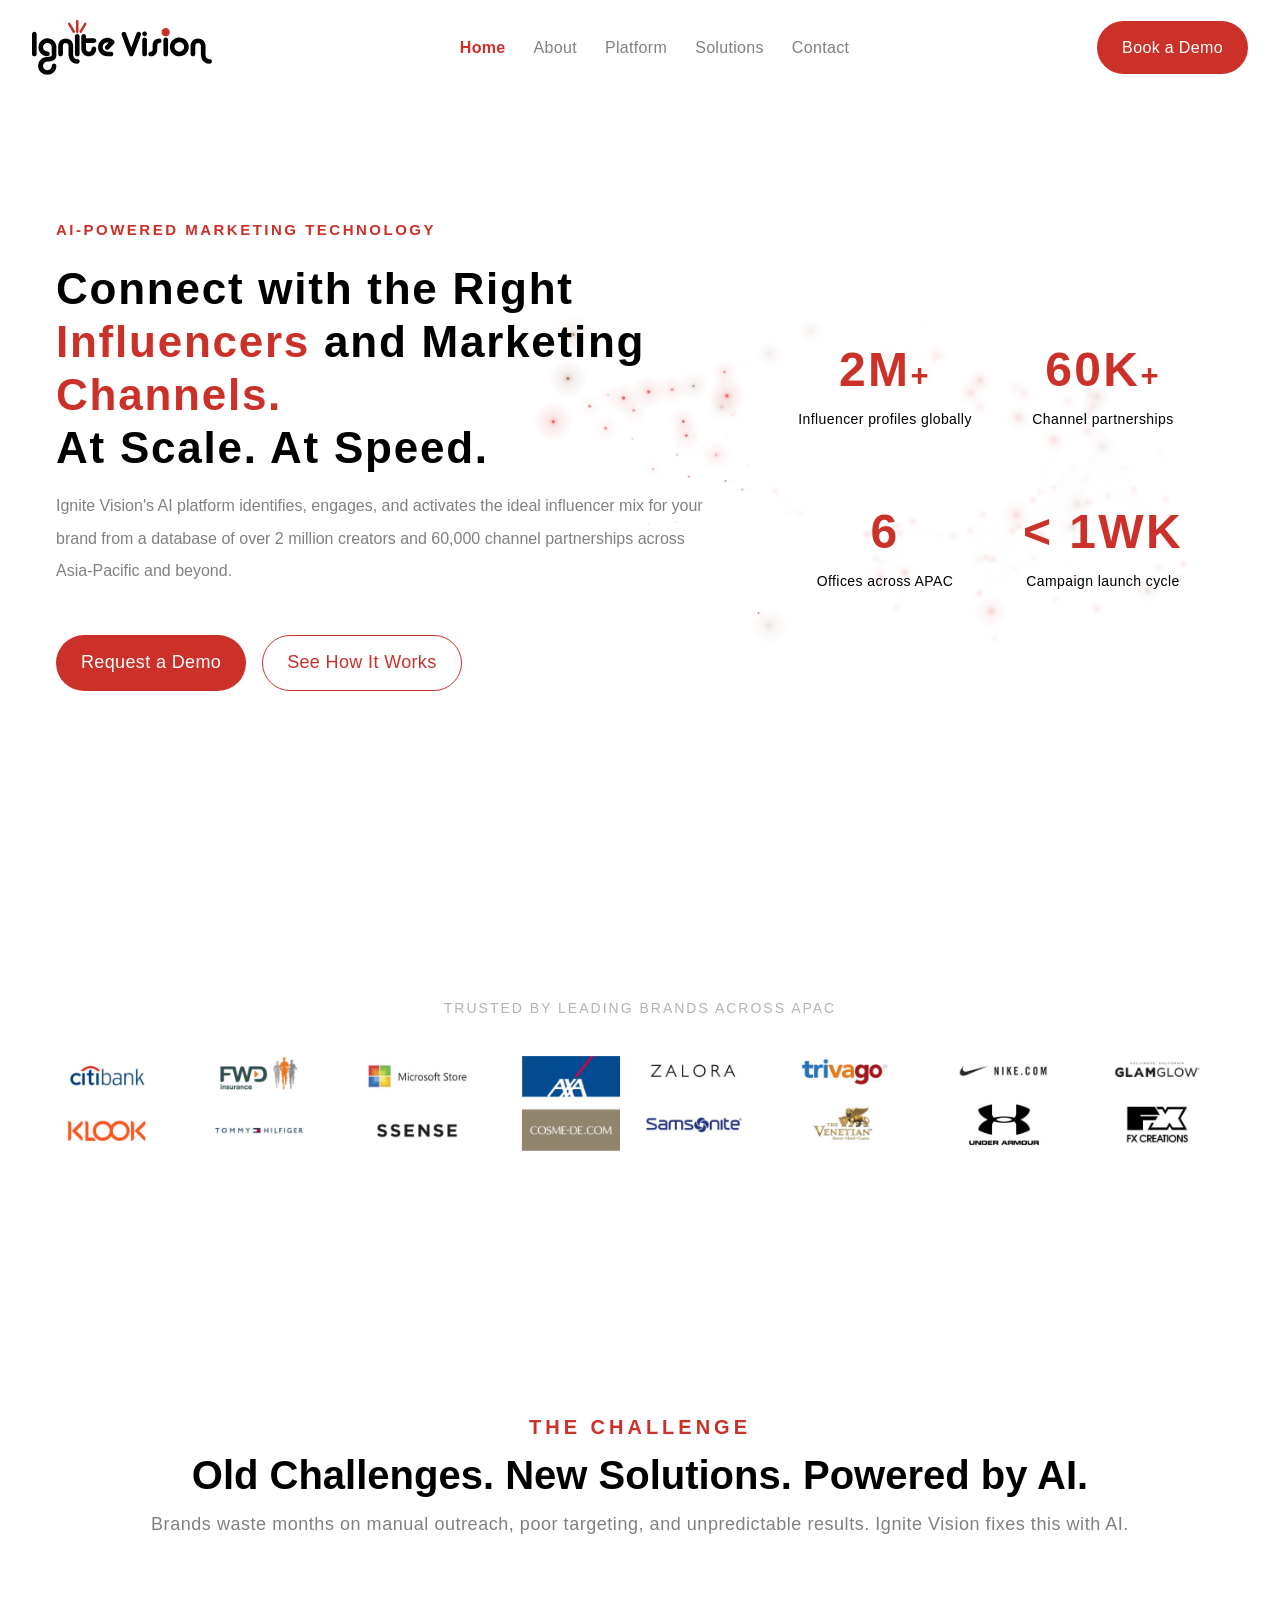
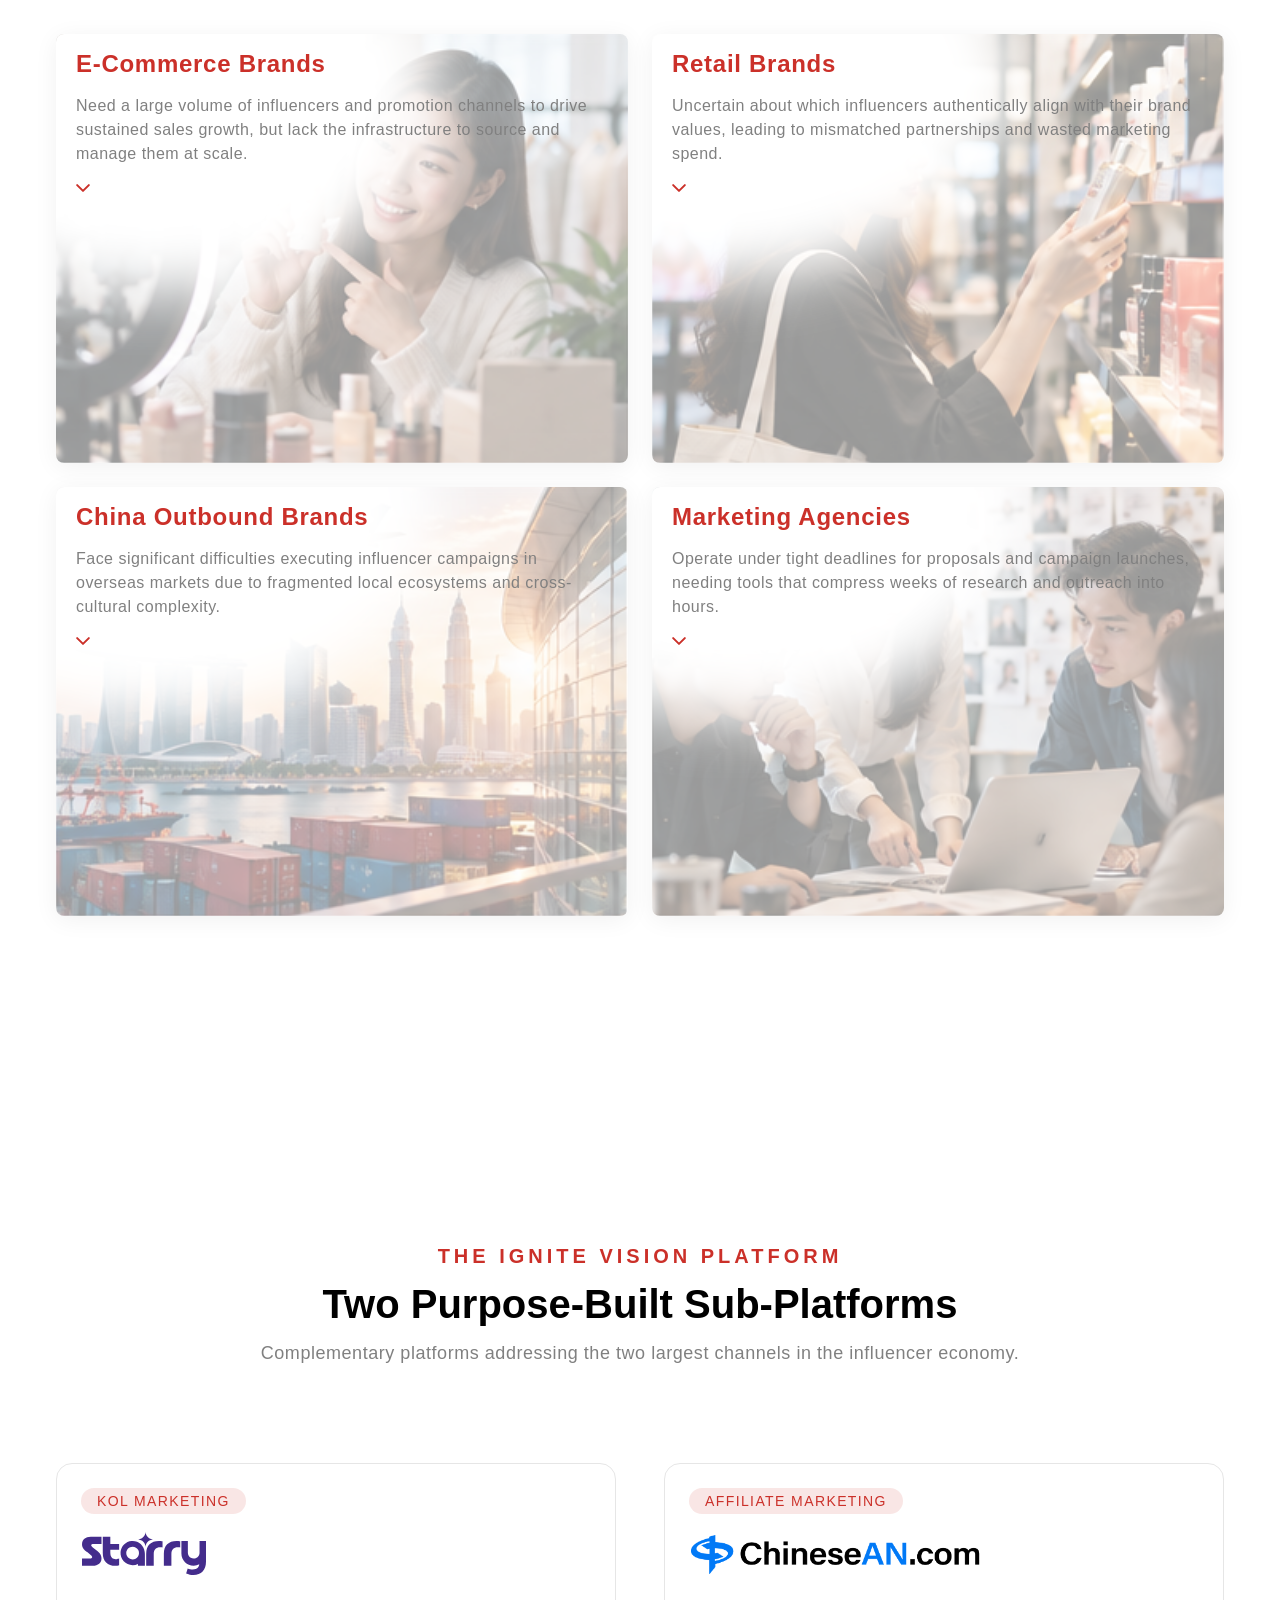
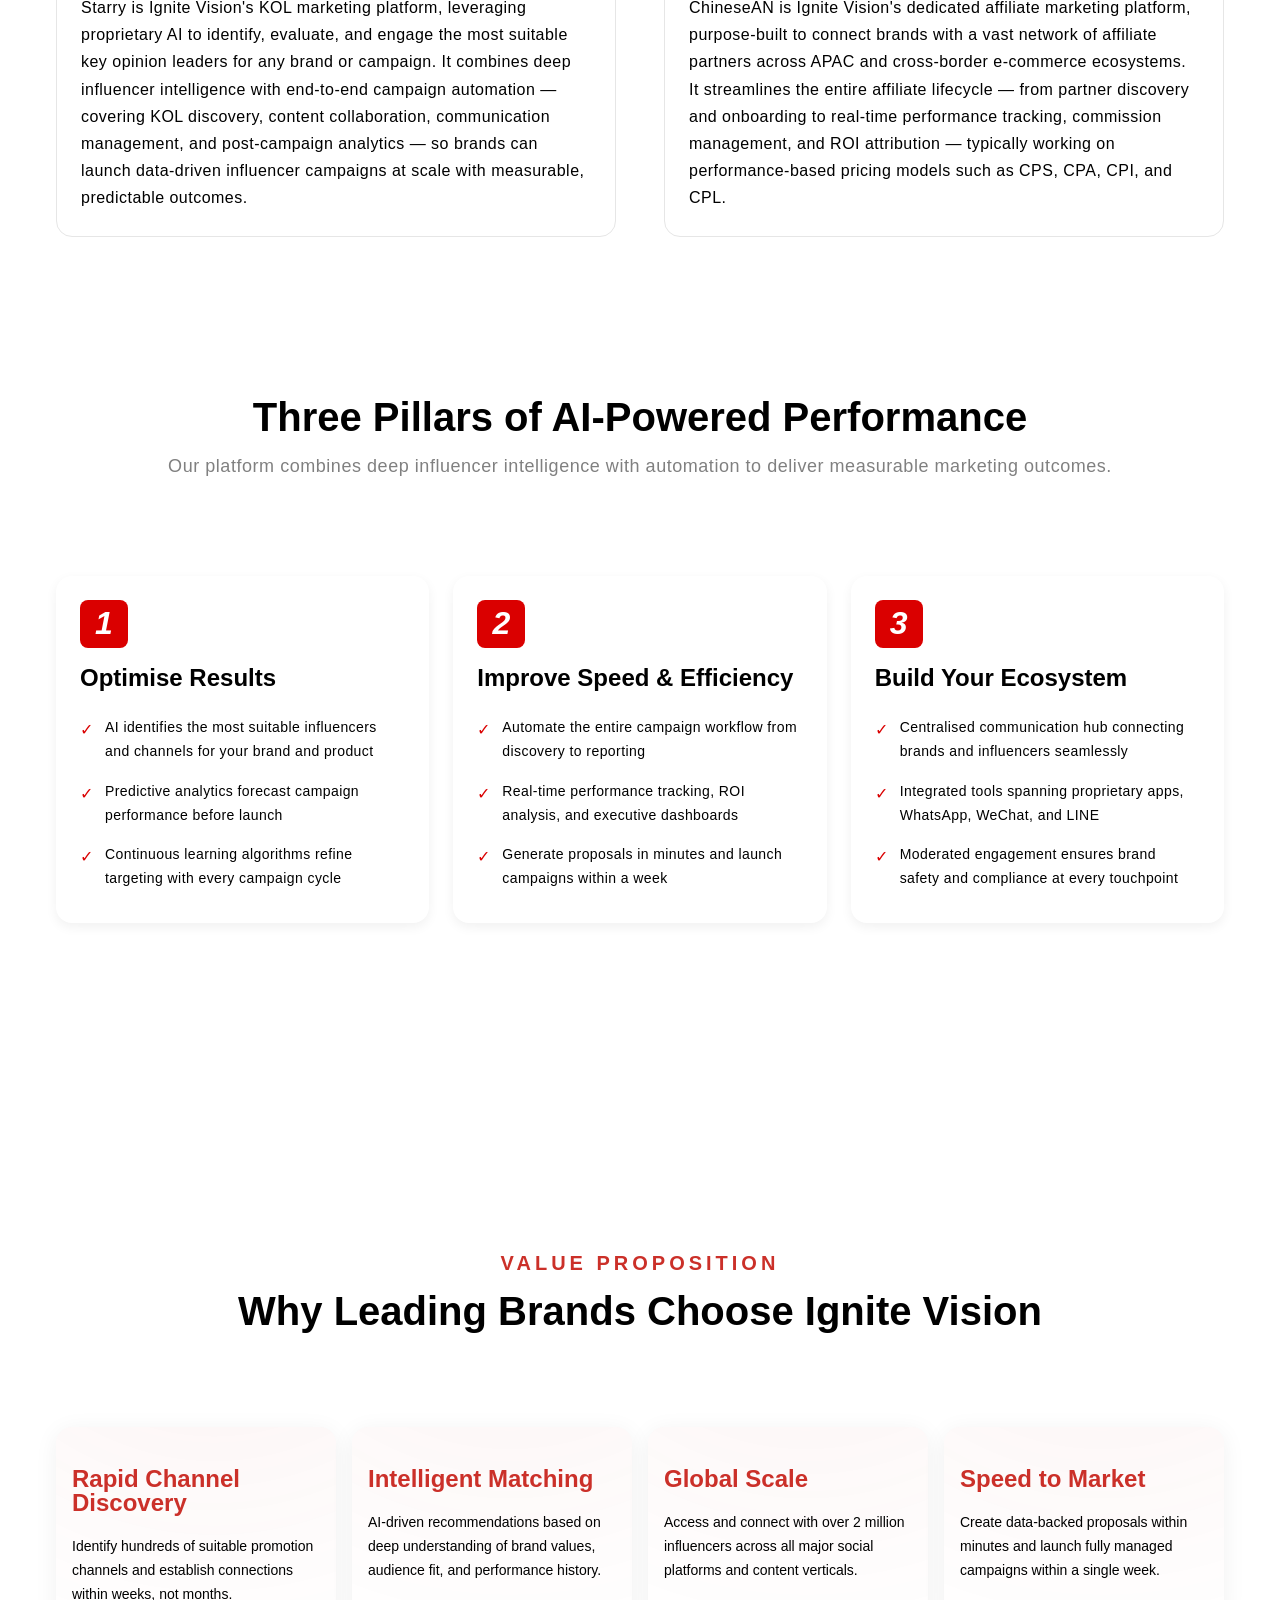
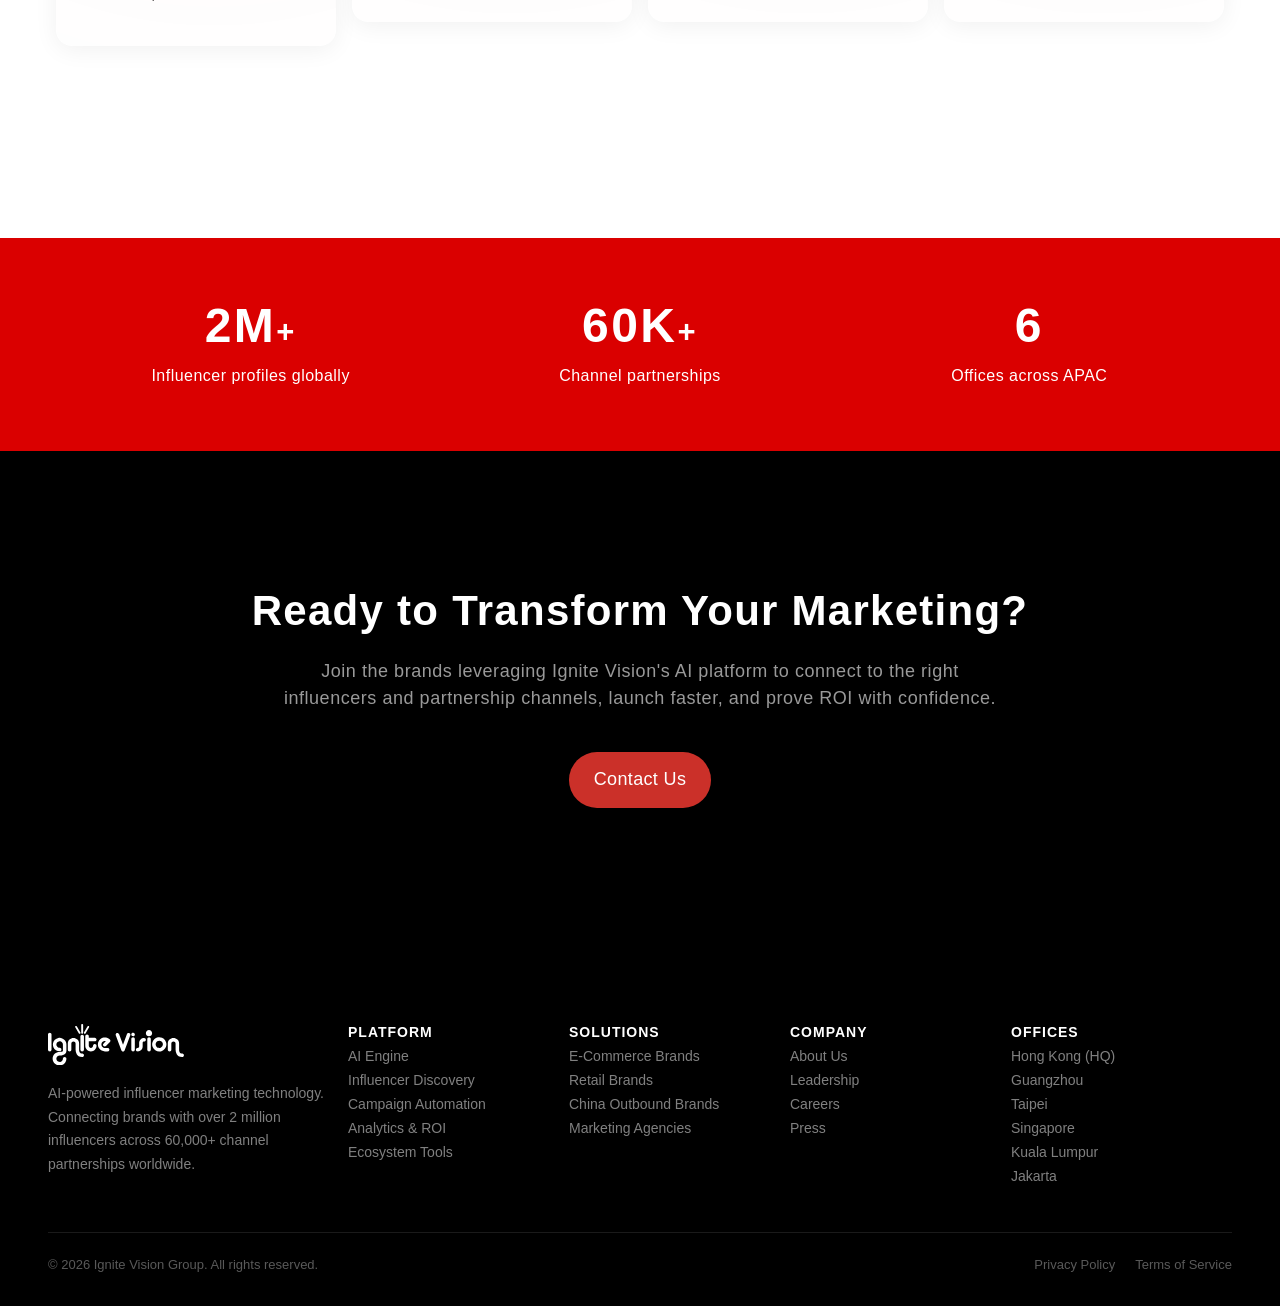
<file: project/home-light.html>
<!DOCTYPE html>
<html lang="en" data-theme="light">
<head>
<meta charset="UTF-8">
<meta name="viewport" content="width=device-width, initial-scale=1">
<title>Ignite Vision — 首页 Light</title>
<meta name="description" content="Ignite Vision is a multinational AI marketing technology company connecting brands with over 2 million influencers across 60,000+ channel partnerships in Asia-Pacific and beyond.">
<link rel="stylesheet" href="home.css">
<link rel="stylesheet" href="home-light.css">
<link rel="stylesheet" href="home-interactions.css">
</head>
<body>
<a class="skip-link" href="#home">Skip to content</a>

<div class="page">
  <header class="nav"><nav class="nav-inner" aria-label="Main navigation">
<a class="brand brand-nav" href="#home" aria-label="Ignite Vision Home"><img src="assets/light/0-imgStandardFormat.svg" alt="Ignite Vision"></a>
<button class="menu-toggle" aria-expanded="false" aria-controls="main-menu" type="button"><span class="menu-icon" aria-hidden="true"></span><span class="menu-label">Menu</span></button>
<div class="nav-links" id="main-menu">
<a class="nav-link active" href="#home" aria-current="page">Home</a><a class="nav-link" href="about.html">About</a><a class="nav-link" href="platform.html">Platform</a><a class="nav-link" href="solutions.html">Solutions</a><a class="nav-link" href="#contact">Contact</a>
</div><a class="btn nav-cta btn-primary" href="#contact">Book a Demo</a>
</nav></header>
<main id="home">

  <!-- Hero -->
  <section class="hero" aria-labelledby="hero-title">
    <canvas class="hero-particles" aria-hidden="true"></canvas>
    <div class="hero-grid">
      <div>
        <span class="overline">AI-Powered Marketing Technology</span>
        <h1 id="hero-title">Connect with the Right <span>Influencers</span> and Marketing <span>Channels.</span><br>At Scale. At Speed.</h1>
        <p class="subtitle">Ignite Vision's AI platform identifies, engages, and activates the ideal influencer mix for your brand from a database of over 2 million creators and 60,000 channel partnerships across Asia-Pacific and beyond.</p>
        <div class="hero-actions"><a class="btn btn-primary" href="#contact">Request a Demo</a><a class="btn btn-outline" href="#platform">See How It Works</a></div>
      </div>
      <div class="hero-stats">
        <div class="hero-stats-grid">
          <div class="hero-stat"><div class="num">2M<small>+</small></div><div class="label">Influencer profiles globally</div></div>
          <div class="hero-stat"><div class="num">60K<small>+</small></div><div class="label">Channel partnerships</div></div>
          <div class="hero-stat"><div class="num">6</div><div class="label">Offices across APAC</div></div>
          <div class="hero-stat"><div class="num">&lt; 1WK</div><div class="label">Campaign launch cycle</div></div>
        </div>
      </div>
    </div>
  </section>

  <!-- Trust Bar -->
  <section class="trust-bar" aria-label="Trusted brands"><div class="trust-bar-inner">
<p>Trusted by leading brands across APAC</p><div class="brand-wall">
<div class="brand-crop crop-one"><img src="assets/light/0-imgImage13.png" alt="Trusted client brands including Citibank, FWD, Microsoft, AXA, Klook, Tommy Hilfiger, SSENSE and Conrad"></div>
<div class="brand-crop crop-two"><img src="assets/light/0-imgImage13.png" alt="Trusted client brands including Zalora, trivago, Nike, Glamglow, Samsonite, Under Armour and ITC"></div>
</div></div></section>

  <!-- The Challenge -->
  <section class="section challenge" id="solutions">
    <div class="section-inner">
      <div class="section-title">
        <span class="overline">The Challenge</span>
        <h2>Old Challenges. New Solutions. Powered by AI.</h2>
        <p>Brands waste months on manual outreach, poor targeting, and unpredictable results. Ignite Vision fixes this with AI.</p>
      </div>
      <div class="card-grid-4">
        <article class="card challenge-card" data-card="0"><h3>E-Commerce Brands</h3><p>Need a large volume of influencers and promotion channels to drive sustained sales growth, but lack the infrastructure to source and manage them at scale.</p><button class="challenge-toggle" type="button" aria-expanded="false" aria-controls="answer-0" aria-label="Show solution for E-Commerce Brands"><img src="assets/light/0-imgArrowDown.svg" alt=""></button><p class="answer" id="answer-0" aria-hidden="true">Ignite Vision's AI engine simultaneously analyses thousands of potential influencer and channel matches against your product category, price point, and target demographic — then automates outreach and campaign management so you can run hundreds of concurrent partnerships without proportional headcount increases.</p><div class="challenge-photo" aria-hidden="true"><img src="assets/light/0-imgImage16.png" alt=""></div><div class="challenge-photo challenge-photo-blur" aria-hidden="true"><img src="assets/light/1-imgImage16.png" alt=""></div><img class="challenge-wash" src="assets/light/0-imgEllipse4.svg" alt=""><img class="challenge-wash-hover" src="assets/light/1-imgEllipse4.svg" alt=""></article>
        <article class="card challenge-card" data-card="1"><h3>Retail Brands</h3><p>Uncertain about which influencers authentically align with their brand values, leading to mismatched partnerships and wasted marketing spend.</p><button class="challenge-toggle" type="button" aria-expanded="false" aria-controls="answer-1" aria-label="Show solution for Retail Brands"><img src="assets/light/0-imgArrowDown.svg" alt=""></button><p class="answer" id="answer-1" aria-hidden="true">Ignite Vision performs deep semantic analysis of both brand identity and influencer content to surface creators whose audience demographics, tone, and engagement patterns genuinely fit — every recommendation comes with a transparent alignment score and supporting data so you can invest with confidence.</p><div class="challenge-photo" aria-hidden="true"><img src="assets/light/0-imgImage16.png" alt=""></div><div class="challenge-photo challenge-photo-blur" aria-hidden="true"><img src="assets/light/1-imgImage16.png" alt=""></div><img class="challenge-wash" src="assets/light/0-imgEllipse5.svg" alt=""><img class="challenge-wash-hover" src="assets/light/1-imgEllipse5.svg" alt=""></article>
        <article class="card challenge-card" data-card="2"><h3>China Outbound Brands</h3><p>Face significant difficulties executing influencer campaigns in overseas markets due to fragmented local ecosystems and cross-cultural complexity.</p><button class="challenge-toggle" type="button" aria-expanded="false" aria-controls="answer-2" aria-label="Show solution for China Outbound Brands"><img src="assets/light/0-imgArrowDown.svg" alt=""></button><p class="answer" id="answer-2" aria-hidden="true">With offices in Hong Kong, Guangzhou, Taipei, Singapore, Kuala Lumpur, and Jakarta, Ignite Vision's multinational expert team provides deep market intelligence and pre-vetted influencer networks across major international markets, bridging the cultural and operational gap with multilingual AI capabilities and regional expertise.</p><div class="challenge-photo" aria-hidden="true"><img src="assets/light/0-imgImage16.png" alt=""></div><div class="challenge-photo challenge-photo-blur" aria-hidden="true"><img src="assets/light/1-imgImage16.png" alt=""></div><img class="challenge-wash" src="assets/light/0-imgEllipse6.svg" alt=""><img class="challenge-wash-hover" src="assets/light/1-imgEllipse5.svg" alt=""></article>
        <article class="card challenge-card" data-card="3"><h3>Marketing Agencies</h3><p>Operate under tight deadlines for proposals and campaign launches, needing tools that compress weeks of research and outreach into hours.</p><button class="challenge-toggle" type="button" aria-expanded="false" aria-controls="answer-3" aria-label="Show solution for Marketing Agencies"><img src="assets/light/0-imgArrowDown.svg" alt=""></button><p class="answer" id="answer-3" aria-hidden="true">Ignite Vision's Starry influencer marketing platform creates data-backed influencer recommendations and budget models in minutes, while multi-client dashboards and automated workflows enable agencies to manage more accounts and deliver superior, measurable results.</p><div class="challenge-photo" aria-hidden="true"><img src="assets/light/0-imgImage16.png" alt=""></div><div class="challenge-photo challenge-photo-blur" aria-hidden="true"><img src="assets/light/1-imgImage16.png" alt=""></div><img class="challenge-wash" src="assets/light/0-imgEllipse6.svg" alt=""><img class="challenge-wash-hover" src="assets/light/1-imgEllipse5.svg" alt=""></article>
      </div>
    </div>
  </section>

  <!-- Sub-Platforms -->
  <section class="section platforms" id="platform">
    <div class="section-inner">
      <div class="section-title">
        <span class="overline">The Ignite Vision Platform</span>
        <h2 class="light">Two Purpose-Built Sub-Platforms</h2>
        <p class="light">Complementary platforms addressing the two largest channels in the influencer economy.</p>
      </div>
      <div class="card-grid-2">
        <div class="subplatform">
          <span class="sp-badge">KOL Marketing</span>
          <div class="starry-logo"><img src="assets/light/0-imgGroup172.svg" alt="Starry"></div>
          <p>Starry is Ignite Vision's KOL marketing platform, leveraging proprietary AI to identify, evaluate, and engage the most suitable key opinion leaders for any brand or campaign. It combines deep influencer intelligence with end-to-end campaign automation — covering KOL discovery, content collaboration, communication management, and post-campaign analytics — so brands can launch data-driven influencer campaigns at scale with measurable, predictable outcomes.</p>
        </div>
        <div class="subplatform">
          <span class="sp-badge">Affiliate Marketing</span>
          <div class="chinesean-logo"><img src="assets/light/0-imgLogoFont3X.png" alt="ChineseAN.com"></div>
          <p>ChineseAN is Ignite Vision's dedicated affiliate marketing platform, purpose-built to connect brands with a vast network of affiliate partners across APAC and cross-border e-commerce ecosystems. It streamlines the entire affiliate lifecycle — from partner discovery and onboarding to real-time performance tracking, commission management, and ROI attribution — typically working on performance-based pricing models such as CPS, CPA, CPI, and CPL.</p>
        </div>
      </div>
    </div>
  </section>

  <!-- Three Pillars -->
  <section class="section pillars" id="performance">
    <div class="section-inner">
      <div class="section-title">
        <h2 class="light">Three Pillars of AI-Powered Performance</h2>
        <p class="light">Our platform combines deep influencer intelligence with automation to deliver measurable marketing outcomes.</p>
      </div>
      <div class="card-grid-3">
        <div class="pillar"><div class="pillar-num">1</div><h3>Optimise Results</h3>
          <div class="pillar-item"><span class="check">&#x2713;</span><p>AI identifies the most suitable influencers and channels for your brand and product</p></div>
          <div class="pillar-item"><span class="check">&#x2713;</span><p>Predictive analytics forecast campaign performance before launch</p></div>
          <div class="pillar-item"><span class="check">&#x2713;</span><p>Continuous learning algorithms refine targeting with every campaign cycle</p></div>
        </div>
        <div class="pillar"><div class="pillar-num">2</div><h3>Improve Speed &amp; Efficiency</h3>
          <div class="pillar-item"><span class="check">&#x2713;</span><p>Automate the entire campaign workflow from discovery to reporting</p></div>
          <div class="pillar-item"><span class="check">&#x2713;</span><p>Real-time performance tracking, ROI analysis, and executive dashboards</p></div>
          <div class="pillar-item"><span class="check">&#x2713;</span><p>Generate proposals in minutes and launch campaigns within a week</p></div>
        </div>
        <div class="pillar"><div class="pillar-num">3</div><h3>Build Your Ecosystem</h3>
          <div class="pillar-item"><span class="check">&#x2713;</span><p>Centralised communication hub connecting brands and influencers seamlessly</p></div>
          <div class="pillar-item"><span class="check">&#x2713;</span><p>Integrated tools spanning proprietary apps, WhatsApp, WeChat, and LINE</p></div>
          <div class="pillar-item"><span class="check">&#x2713;</span><p>Moderated engagement ensures brand safety and compliance at every touchpoint</p></div>
        </div>
      </div>
    </div>
  </section>

  <!-- Value Proposition -->
  <section class="section value" id="value">
    <div class="section-inner">
      <div class="section-title"><span class="overline">Value Proposition</span><h2>Why Leading Brands Choose Ignite Vision</h2></div>
      <div class="card-grid-4">
        <div class="card-border"><img class="value-glow value-glow-one" src="assets/light/0-imgRedCircle.svg" alt=""><img class="value-glow value-glow-two" src="assets/light/0-imgRedCircle1.svg" alt=""><h3>Rapid Channel Discovery</h3><p>Identify hundreds of suitable promotion channels and establish connections within weeks, not months.</p></div>
        <div class="card-border"><img class="value-glow value-glow-one" src="assets/light/0-imgRedCircle.svg" alt=""><img class="value-glow value-glow-two" src="assets/light/0-imgRedCircle1.svg" alt=""><h3>Intelligent Matching</h3><p>AI-driven recommendations based on deep understanding of brand values, audience fit, and performance history.</p></div>
        <div class="card-border"><img class="value-glow value-glow-one" src="assets/light/0-imgRedCircle.svg" alt=""><img class="value-glow value-glow-two" src="assets/light/0-imgRedCircle1.svg" alt=""><h3>Global Scale</h3><p>Access and connect with over 2 million influencers across all major social platforms and content verticals.</p></div>
        <div class="card-border"><img class="value-glow value-glow-one" src="assets/light/0-imgRedCircle.svg" alt=""><img class="value-glow value-glow-two" src="assets/light/0-imgRedCircle1.svg" alt=""><h3>Speed to Market</h3><p>Create data-backed proposals within minutes and launch fully managed campaigns within a single week.</p></div>
      </div>
    </div>
  </section>

  <!-- Stats Band -->
  <section class="stats-band section-red">
    <div class="stats-grid">
      <div class="stat"><div class="num light">2M<small>+</small></div><div class="label light">Influencer profiles globally</div></div>
      <div class="stat"><div class="num light">60K<small>+</small></div><div class="label light">Channel partnerships</div></div>
      <div class="stat"><div class="num light">6</div><div class="label light">Offices across APAC</div></div>
    </div>
  </section>

  <!-- CTA -->
  <section class="section contact" id="contact">
    <div class="section-inner">
      <div class="cta-block">
        <h2>Ready to Transform Your Marketing?</h2>
        <p>Join the brands leveraging Ignite Vision's AI platform to connect to the right influencers and partnership channels, launch faster, and prove ROI with confidence.</p>
        <div class="btns"><button class="btn btn-primary contact-button" type="button" aria-disabled="true">Contact Us</button></div>
      </div>
    </div>
  </section>

  </main><footer class="footer" id="company"><div class="footer-inner">
    <div class="footer-grid">
      <div class="footer-brand"><a class="brand brand-footer" href="#home" aria-label="Ignite Vision Home"><img src="assets/light/0-imgStandardFormat1.svg" alt="Ignite Vision"></a><p>AI-powered influencer marketing technology. Connecting brands with over 2 million influencers across 60,000+ channel partnerships worldwide.</p></div>
      <div class="footer-col"><h4>Platform</h4><span class="footer-item">AI Engine</span><span class="footer-item">Influencer Discovery</span><span class="footer-item">Campaign Automation</span><span class="footer-item">Analytics &amp; ROI</span><span class="footer-item">Ecosystem Tools</span></div>
      <div class="footer-col"><h4>Solutions</h4><span class="footer-item">E-Commerce Brands</span><span class="footer-item">Retail Brands</span><span class="footer-item">China Outbound Brands</span><span class="footer-item">Marketing Agencies</span></div>
      <div class="footer-col"><h4>Company</h4><span class="footer-item">About Us</span><span class="footer-item">Leadership</span><span class="footer-item">Careers</span><span class="footer-item">Press</span></div>
      <div class="footer-col" id="offices"><h4>Offices</h4><span class="footer-item">Hong Kong (HQ)</span><span class="footer-item">Guangzhou</span><span class="footer-item">Taipei</span><span class="footer-item">Singapore</span><span class="footer-item">Kuala Lumpur</span><span class="footer-item">Jakarta</span></div>
    </div>
    <div class="footer-bottom"><p>&copy; 2026 Ignite Vision Group. All rights reserved.</p><div class="footer-bottom-links"><a class="footer-item" href="privacy.html">Privacy Policy</a><a class="footer-item" href="terms.html">Terms of Service</a></div></div>
  </div></footer>
</div>

<script src="home.js" defer></script>
<script src="home-interactions.js" defer></script>
</body>
</html>
</file>
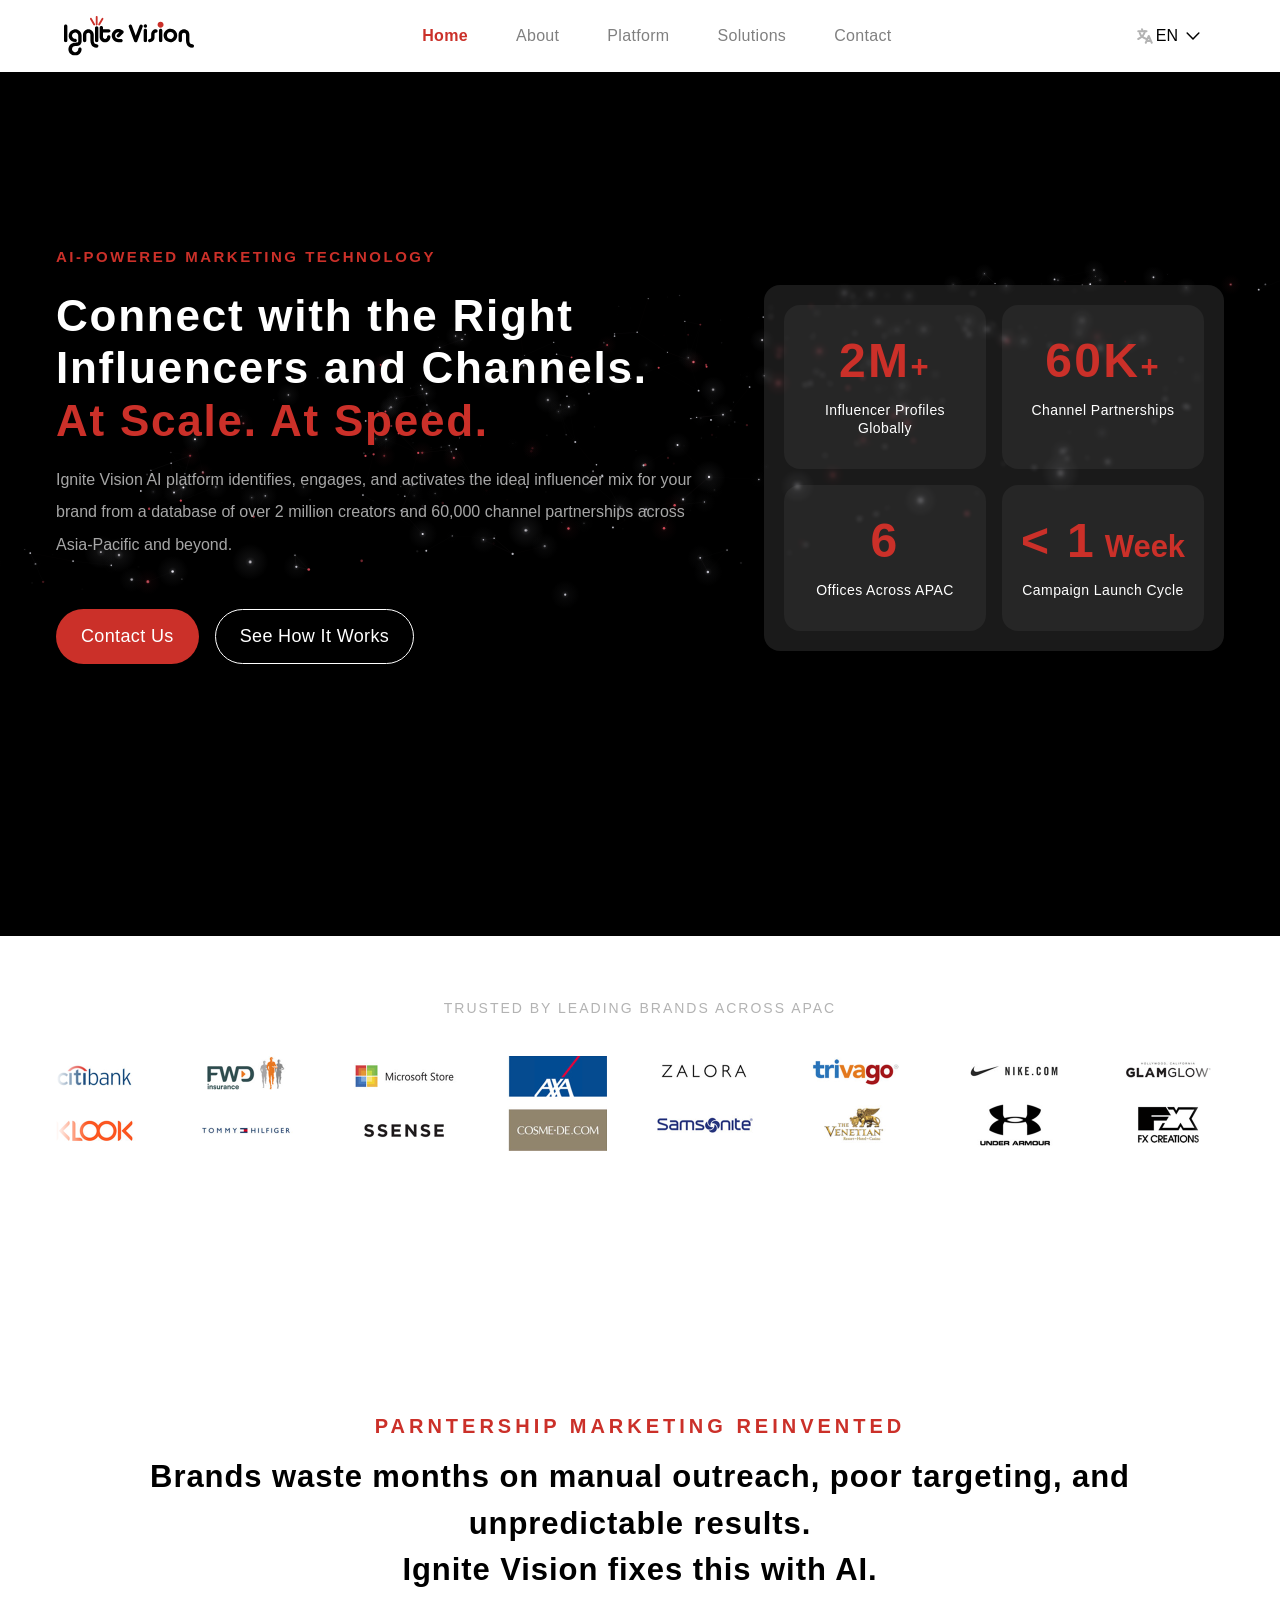
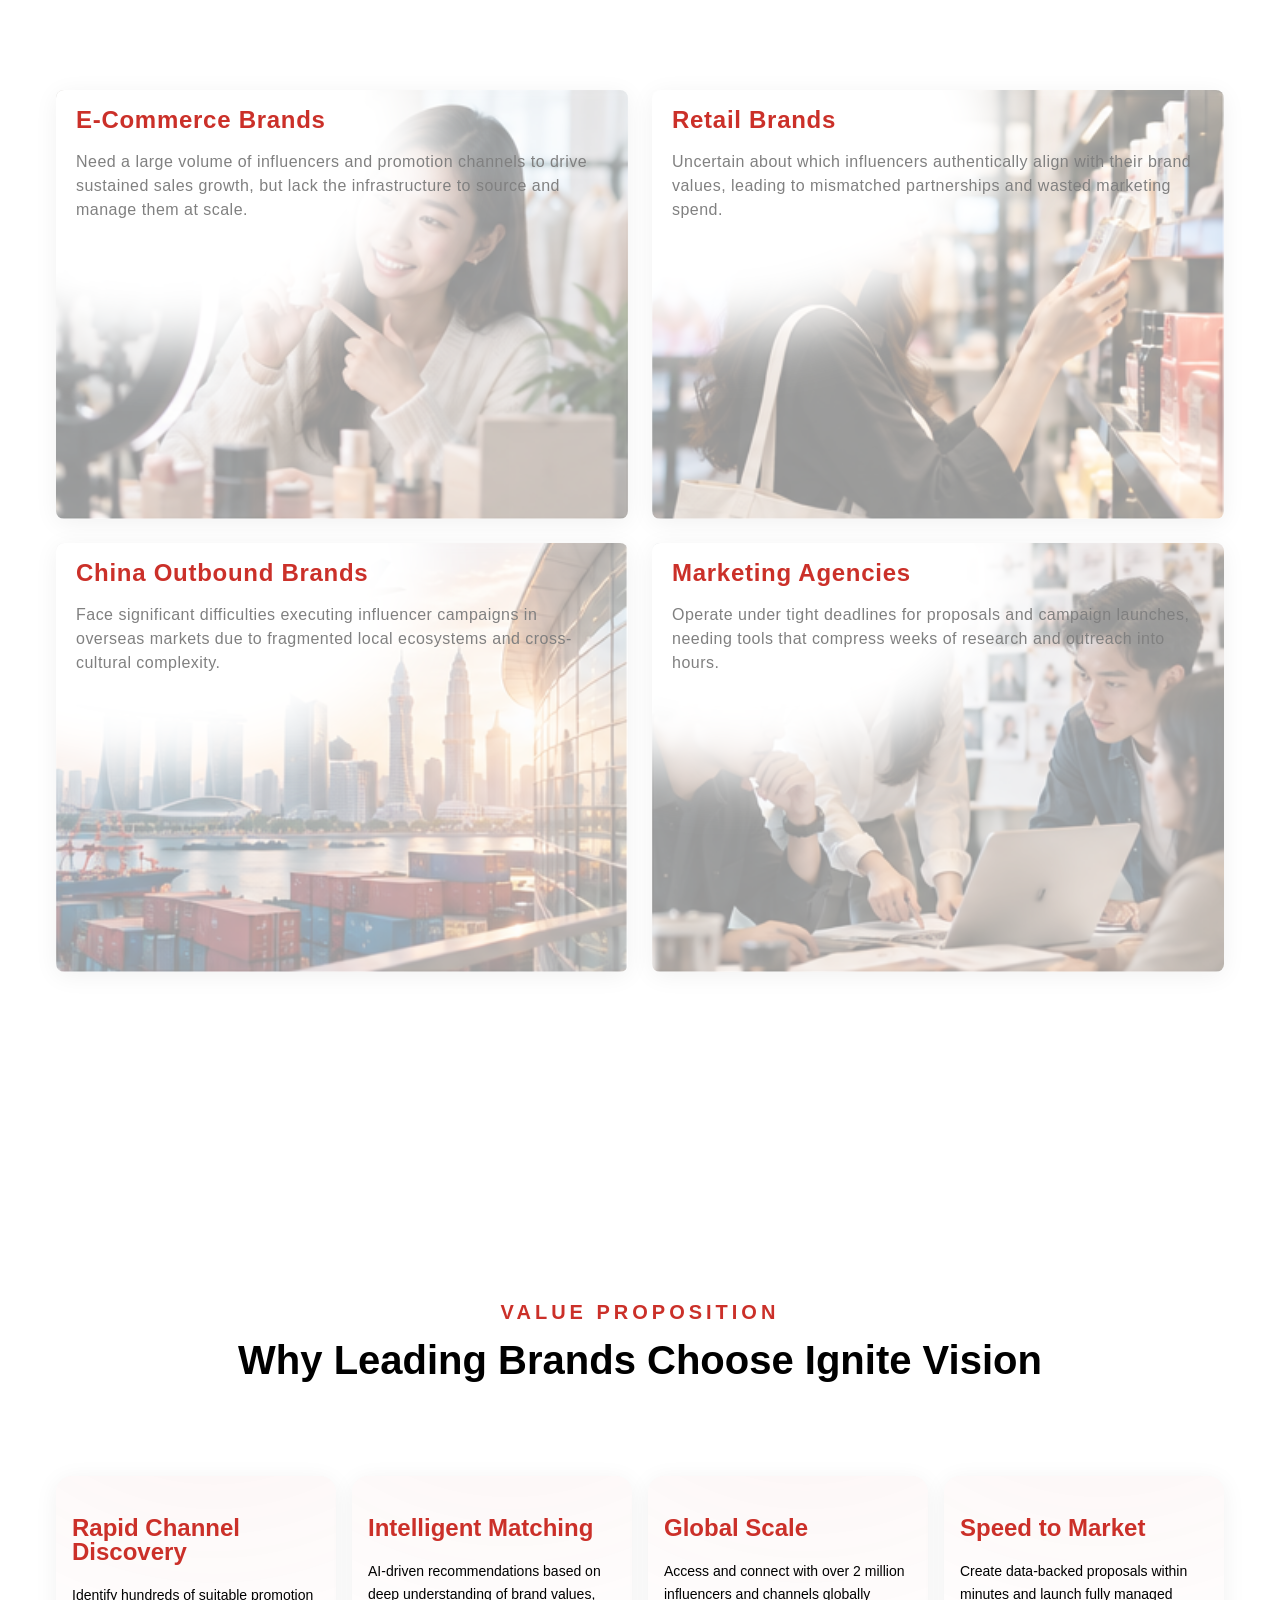
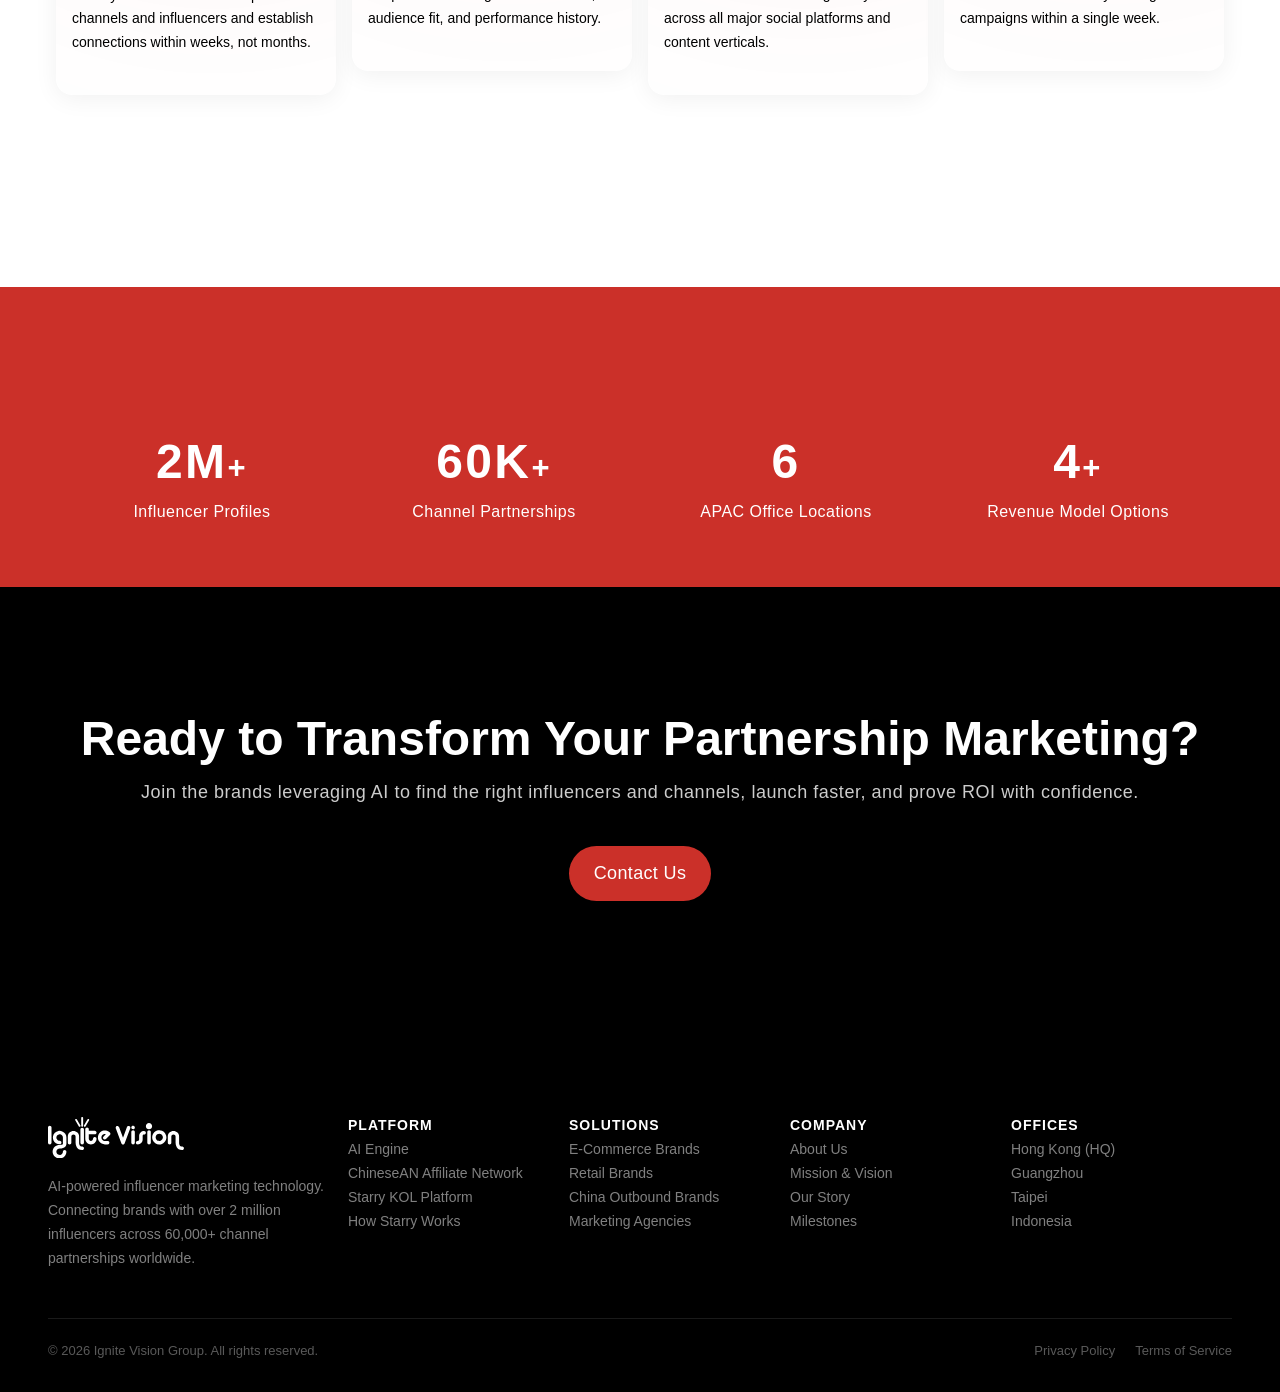
<file: project/home.html>
<!DOCTYPE html>
<html lang="en">
<head>
<meta charset="UTF-8">
<meta name="viewport" content="width=device-width, initial-scale=1">
<title>Ignite Vision — 首页 Dark ver</title>
<meta name="description" content="Ignite Vision is a multinational AI marketing technology company connecting brands with over 2 million influencers across 60,000+ channel partnerships in Asia-Pacific and beyond.">
<link rel="stylesheet" href="home.css">
<link rel="stylesheet" href="home-interactions.css">
<link rel="stylesheet" href="scroll-reveal.css">
<link rel="stylesheet" href="language.css"></head>
<body class="home-current">
<a class="skip-link" href="#home">Skip to content</a>

<div class="page">
  <header class="nav nav-fixed"><nav class="nav-inner" aria-label="Main navigation">
<a class="brand brand-nav" href="#home" aria-label="Ignite Vision Home"><img src="assets/revision-20261009/home/imgStandardFormat.svg" alt="Ignite Vision"></a>
<button class="menu-toggle" aria-expanded="false" aria-controls="main-menu" type="button"><span class="menu-icon" aria-hidden="true"></span><span class="menu-label">Menu</span></button>
<div class="nav-links" id="main-menu">
<a class="nav-link active" href="#home" aria-current="page">Home</a><a class="nav-link" href="about.html">About</a><a class="nav-link" href="platform.html">Platform</a><a class="nav-link" href="solutions.html">Solutions</a><a class="nav-link" href="contact.html">Contact</a>
</div>
</nav></header>
<main id="home">

  <!-- Hero -->
  <section class="hero" aria-labelledby="hero-title">
    <canvas class="hero-particles" aria-hidden="true"></canvas>
    <div class="hero-grid">
      <div>
        <span class="overline">AI-Powered Marketing Technology</span>
        <h1 id="hero-title">Connect with the Right Influencers and Channels.<br><span>At Scale. At Speed.</span></h1>
        <p class="subtitle">Ignite Vision AI platform identifies, engages, and activates the ideal influencer mix for your brand from a database of over 2 million creators and 60,000 channel partnerships across Asia-Pacific and beyond.</p>
        <div class="hero-actions"><a class="btn btn-primary" href="contact.html">Contact Us</a><a class="btn btn-outline" href="platform.html#how-it-works">See How It Works</a></div>
      </div>
      <div class="hero-stats">
        <div class="hero-stats-grid">
          <div class="hero-stat"><div class="num">2M<small>+</small></div><div class="label">Influencer Profiles Globally</div></div>
          <div class="hero-stat"><div class="num">60K<small>+</small></div><div class="label">Channel Partnerships</div></div>
          <div class="hero-stat"><div class="num">6</div><div class="label">Offices Across APAC</div></div>
          <div class="hero-stat"><div class="num">&lt; 1<small class="week-unit"> Week</small></div><div class="label">Campaign Launch Cycle</div></div>
        </div>
      </div>
    </div>
  </section>

  <!-- Trust Bar -->
  <section class="trust-bar" aria-label="Trusted brands"><div class="trust-bar-inner">
<p>Trusted by leading brands across APAC</p><div class="brand-marquee" tabindex="0" role="region" aria-label="Client logos — scroll horizontally"><div class="brand-track"><div class="brand-set"><img src="assets/home/logo01.png" width="1108" height="190" alt="Citibank, FWD, Microsoft Store, AXA, Klook, Tommy Hilfiger, SSENSE, COSME-DE.COM" draggable="false"><img src="assets/home/logo02.png" width="1140" height="190" alt="Zalora, trivago, Nike, Glamglow, Samsonite, The Venetian, Under Armour, FX Creations" draggable="false"><img src="assets/home/logo03.png" width="1120" height="190" alt="Macy’s, Agoda, JINS, Champion, Farfetch, Esprit, Crocs, Estée Lauder" draggable="false"><img src="assets/home/logo04.png" width="1124" height="190" alt="Superdry, FOREO, HomeAway, PARKnSHOP, YesStyle, iHerb, Wing On Travel, Trip.com" draggable="false"><img src="assets/home/logo05.png" width="1120" height="190" alt="Cotton On, Sa Sa, Rakuten, Woqu, Expedia, SmartBuyGlasses, Mybag, Rebecca Minkoff" draggable="false"><img src="assets/home/logo06.png" width="1124" height="190" alt="The Continent, Art Mai, Stylenanda, Rakuten Travel, Air Japan, fifth, Forzieri, Hilton" draggable="false"><img src="assets/home/logo07.png" width="1338" height="190" alt="Oregon Scientific, The Hut, Stuarts London, Galaxy Macau, Citrus Parc, Best Western Plus, Adelphi Grande, Shoppers, Blue Cream, Yoox" draggable="false"></div></div></div></div></section>

  <!-- The Challenge -->
  <!-- Set data-card-interaction to enabled to restore solution reveal. -->
  <section class="section challenge" id="solutions" data-card-interaction="disabled">
    <div class="section-inner">
      <div class="section-title challenge-heading">
        <span class="overline">PARNTERSHIP MARKETING REINVENTED</span>
        <h2>Brands waste months on manual outreach, poor targeting, and unpredictable results.<br>Ignite Vision fixes this with AI.</h2>
      </div>
      <div class="card-grid-4">
        <article class="card challenge-card" data-card="0"><h3>E-Commerce Brands</h3><p>Need a large volume of influencers and promotion channels to drive sustained sales growth, but lack the infrastructure to source and manage them at scale.</p><button class="challenge-toggle" type="button" aria-expanded="false" aria-controls="answer-0" aria-label="Show solution for E-Commerce Brands"><img src="assets/light/0-imgArrowDown.svg" alt=""></button><p class="answer" id="answer-0" aria-hidden="true">Ignite Vision's AI engine simultaneously analyses thousands of potential influencer and channel matches against your product category, price point, and target demographic — then automates outreach and campaign management so you can run hundreds of concurrent partnerships without proportional headcount increases.</p><div class="challenge-photo" aria-hidden="true"><img src="assets/light/0-imgImage16.png" alt=""></div><div class="challenge-photo challenge-photo-blur" aria-hidden="true"><img src="assets/light/1-imgImage16.png" alt=""></div><img class="challenge-wash" src="assets/revision-20261009/home/imgEllipse4.svg" alt=""><img class="challenge-wash-hover" src="assets/light/1-imgEllipse4.svg" alt=""></article>
        <article class="card challenge-card" data-card="1"><h3>Retail Brands</h3><p>Uncertain about which influencers authentically align with their brand values, leading to mismatched partnerships and wasted marketing spend.</p><button class="challenge-toggle" type="button" aria-expanded="false" aria-controls="answer-1" aria-label="Show solution for Retail Brands"><img src="assets/light/0-imgArrowDown.svg" alt=""></button><p class="answer" id="answer-1" aria-hidden="true">Ignite Vision performs deep semantic analysis of both brand identity and influencer content to surface creators whose audience demographics, tone, and engagement patterns genuinely fit — every recommendation comes with a transparent alignment score and supporting data so you can invest with confidence.</p><div class="challenge-photo" aria-hidden="true"><img src="assets/light/0-imgImage16.png" alt=""></div><div class="challenge-photo challenge-photo-blur" aria-hidden="true"><img src="assets/light/1-imgImage16.png" alt=""></div><img class="challenge-wash" src="assets/revision-20261009/home/imgEllipse5.svg" alt=""><img class="challenge-wash-hover" src="assets/light/1-imgEllipse5.svg" alt=""></article>
        <article class="card challenge-card" data-card="2"><h3>China Outbound Brands</h3><p>Face significant difficulties executing influencer campaigns in overseas markets due to fragmented local ecosystems and cross-cultural complexity.</p><button class="challenge-toggle" type="button" aria-expanded="false" aria-controls="answer-2" aria-label="Show solution for China Outbound Brands"><img src="assets/light/0-imgArrowDown.svg" alt=""></button><p class="answer" id="answer-2" aria-hidden="true">With offices in Hong Kong, Guangzhou, Taipei, Singapore, Kuala Lumpur, and Jakarta, Ignite Vision's multinational expert team provides deep market intelligence and pre-vetted influencer networks across major international markets, bridging the cultural and operational gap with multilingual AI capabilities and regional expertise.</p><div class="challenge-photo" aria-hidden="true"><img src="assets/light/0-imgImage16.png" alt=""></div><div class="challenge-photo challenge-photo-blur" aria-hidden="true"><img src="assets/light/1-imgImage16.png" alt=""></div><img class="challenge-wash" src="assets/revision-20261009/home/imgEllipse6.svg" alt=""><img class="challenge-wash-hover" src="assets/light/1-imgEllipse5.svg" alt=""></article>
        <article class="card challenge-card" data-card="3"><h3>Marketing Agencies</h3><p>Operate under tight deadlines for proposals and campaign launches, needing tools that compress weeks of research and outreach into hours.</p><button class="challenge-toggle" type="button" aria-expanded="false" aria-controls="answer-3" aria-label="Show solution for Marketing Agencies"><img src="assets/light/0-imgArrowDown.svg" alt=""></button><p class="answer" id="answer-3" aria-hidden="true">Ignite Vision's Starry influencer marketing platform creates data-backed influencer recommendations and budget models in minutes, while multi-client dashboards and automated workflows enable agencies to manage more accounts and deliver superior, measurable results.</p><div class="challenge-photo" aria-hidden="true"><img src="assets/light/0-imgImage16.png" alt=""></div><div class="challenge-photo challenge-photo-blur" aria-hidden="true"><img src="assets/light/1-imgImage16.png" alt=""></div><img class="challenge-wash" src="assets/revision-20261009/home/imgEllipse6.svg" alt=""><img class="challenge-wash-hover" src="assets/light/1-imgEllipse5.svg" alt=""></article>
      </div>
    </div>
  </section>

  <!-- Sub-Platforms -->
  

  <!-- Three Pillars -->
  

  <!-- Value Proposition -->
  <section class="section value" id="value">
    <div class="section-inner">
      <div class="section-title"><span class="overline">Value Proposition</span><h2>Why Leading Brands Choose Ignite Vision</h2></div>
      <div class="card-grid-4">
        <div class="card-border"><img class="value-glow value-glow-one" src="assets/revision-20261009/home/imgRedCircle.svg" alt=""><img class="value-glow value-glow-two" src="assets/revision-20261009/home/imgRedCircle1.svg" alt=""><h3>Rapid Channel Discovery</h3><p>Identify hundreds of suitable promotion channels and influencers and establish connections within weeks, not months.</p></div>
        <div class="card-border"><img class="value-glow value-glow-one" src="assets/revision-20261009/home/imgRedCircle.svg" alt=""><img class="value-glow value-glow-two" src="assets/revision-20261009/home/imgRedCircle1.svg" alt=""><h3>Intelligent Matching</h3><p>AI-driven recommendations based on deep understanding of brand values, audience fit, and performance history.</p></div>
        <div class="card-border"><img class="value-glow value-glow-one" src="assets/revision-20261009/home/imgRedCircle.svg" alt=""><img class="value-glow value-glow-two" src="assets/revision-20261009/home/imgRedCircle1.svg" alt=""><h3>Global Scale</h3><p>Access and connect with over 2 million influencers and channels globally across all major social platforms and content verticals.</p></div>
        <div class="card-border"><img class="value-glow value-glow-one" src="assets/revision-20261009/home/imgRedCircle.svg" alt=""><img class="value-glow value-glow-two" src="assets/revision-20261009/home/imgRedCircle1.svg" alt=""><h3>Speed to Market</h3><p>Create data-backed proposals within minutes and launch fully managed campaigns within a single week.</p></div>
      </div>
    </div>
  </section>

  <!-- Stats Band -->
  <section class="stats-band section-red"><span class="stats-heading" data-reveal>STATISTICS BAND</span><div class="stats-grid"><div class="stat"><div class="num light">2M<small>+</small></div><div class="label light">Influencer Profiles</div></div><div class="stat"><div class="num light">60K<small>+</small></div><div class="label light">Channel Partnerships</div></div><div class="stat"><div class="num light">6</div><div class="label light">APAC Office Locations</div></div><div class="stat"><div class="num light">4<small>+</small></div><div class="label light">Revenue Model Options</div></div></div></section>

  <!-- CTA -->
  <section class="section contact" id="contact">
    <div class="section-inner">
      <div class="cta-block">
        <h2>Ready to Transform Your Partnership Marketing?</h2>
        <p>Join the brands leveraging AI to find the right influencers and channels, launch faster, and prove ROI with confidence.</p>
        <div class="btns"><a class="btn btn-primary contact-button" href="contact.html">Contact Us</a></div>
      </div>
    </div>
  </section>

  </main><footer class="footer" id="company"><div class="footer-inner">
    <div class="footer-grid">
      <div class="footer-brand"><a class="brand brand-footer" href="#home" aria-label="Ignite Vision Home"><img src="assets/footer-20261125/logo.svg" alt="Ignite Vision"></a><p>AI-powered influencer marketing technology. Connecting brands with over 2 million influencers across 60,000+ channel partnerships worldwide.</p></div>
      <div class="footer-col"><h4>Platform</h4><a class="footer-item" href="platform.html#ai-engine">AI Engine</a><a class="footer-item" href="platform.html#sub-platforms">ChineseAN Affiliate Network</a><a class="footer-item" href="platform.html#capabilities">Starry KOL Platform</a><a class="footer-item" href="platform.html#how-it-works">How Starry Works</a></div>
      <div class="footer-col"><h4>Solutions</h4><a class="footer-item" href="solutions.html#solution-1">E-Commerce Brands</a><a class="footer-item" href="solutions.html#solution-2">Retail Brands</a><a class="footer-item" href="solutions.html#solution-3">China Outbound Brands</a><a class="footer-item" href="solutions.html#solution-4">Marketing Agencies</a></div>
      <div class="footer-col"><h4>Company</h4><a class="footer-item" href="about.html">About Us</a><a class="footer-item" href="about.html#mission-vision">Mission &amp; Vision</a><a class="footer-item" href="about.html#our-story">Our Story</a><a class="footer-item" href="about.html#journey">Milestones</a></div>
      <div class="footer-col" id="offices"><h4>Offices</h4><a class="footer-item" href="contact.html#office-hong-kong">Hong Kong (HQ)</a><a class="footer-item" href="contact.html#office-guangzhou">Guangzhou</a><a class="footer-item" href="contact.html#office-taipei">Taipei</a><a class="footer-item" href="contact.html#office-jakarta">Indonesia</a></div>
    </div>
    <div class="footer-bottom"><p>&copy; 2026 Ignite Vision Group. All rights reserved.</p><div class="footer-bottom-links"><a class="footer-item" href="privacy.html">Privacy Policy</a><a class="footer-item" href="terms.html">Terms of Service</a></div></div>
  </div></footer>
</div>

<script src="brand-marquee.js" defer></script>
<script src="home.js" defer></script>
<script src="home-interactions.js" defer></script>
<script src="scroll-reveal.js" defer></script>
<script src="translations-zh.js"></script><script src="language.js"></script></body>
</html>
</file>
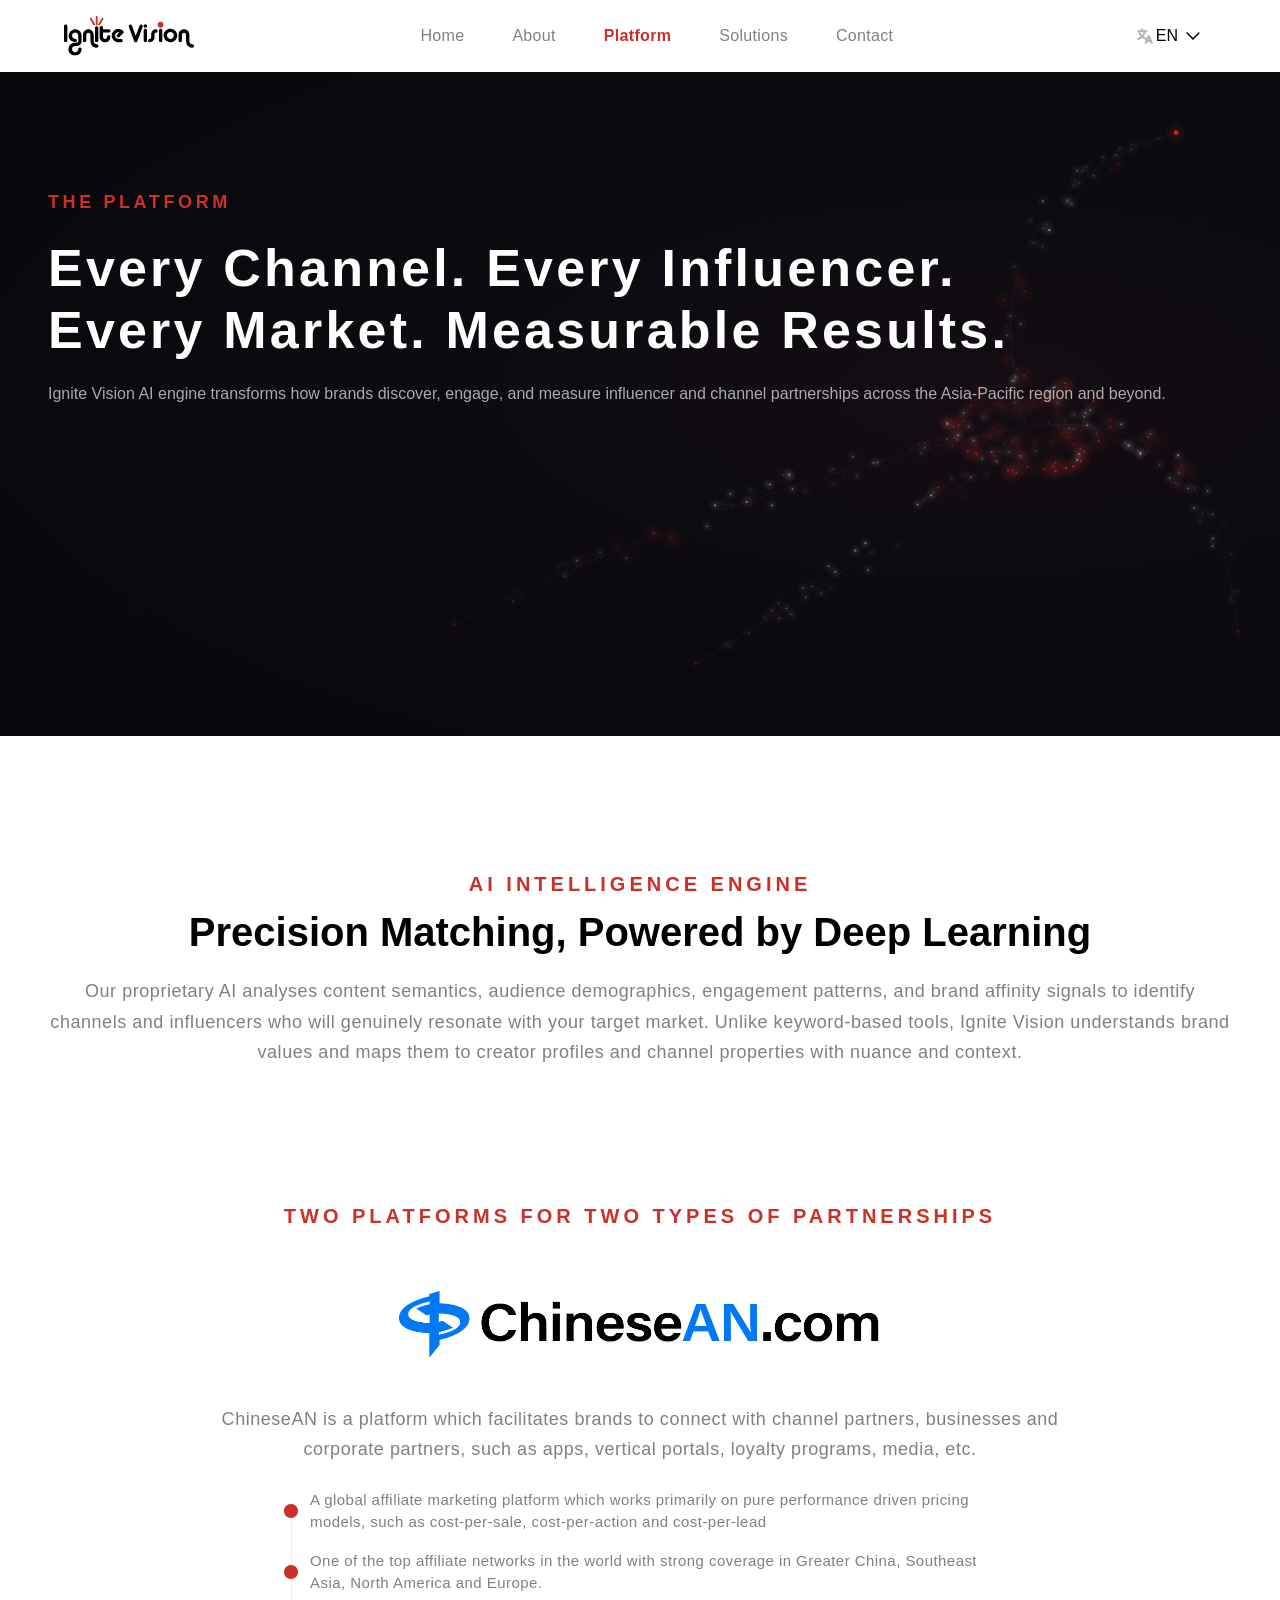
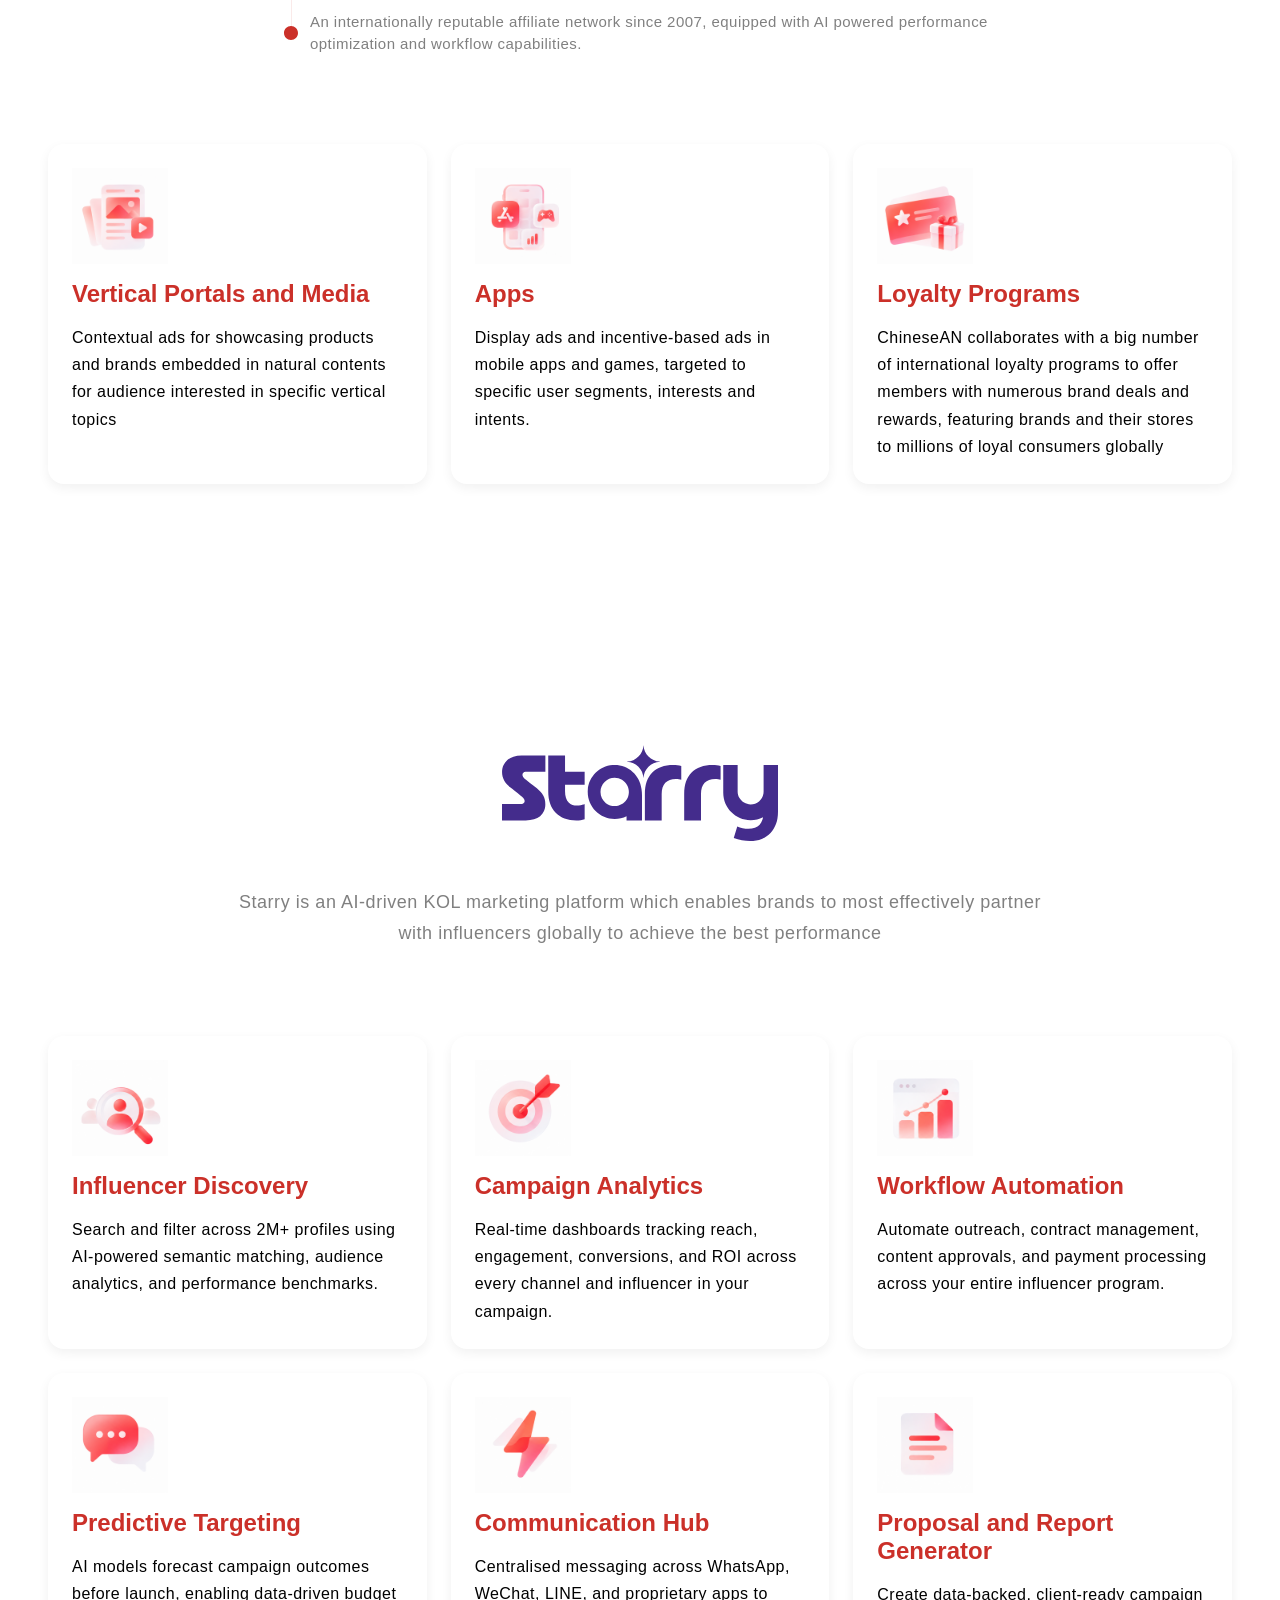
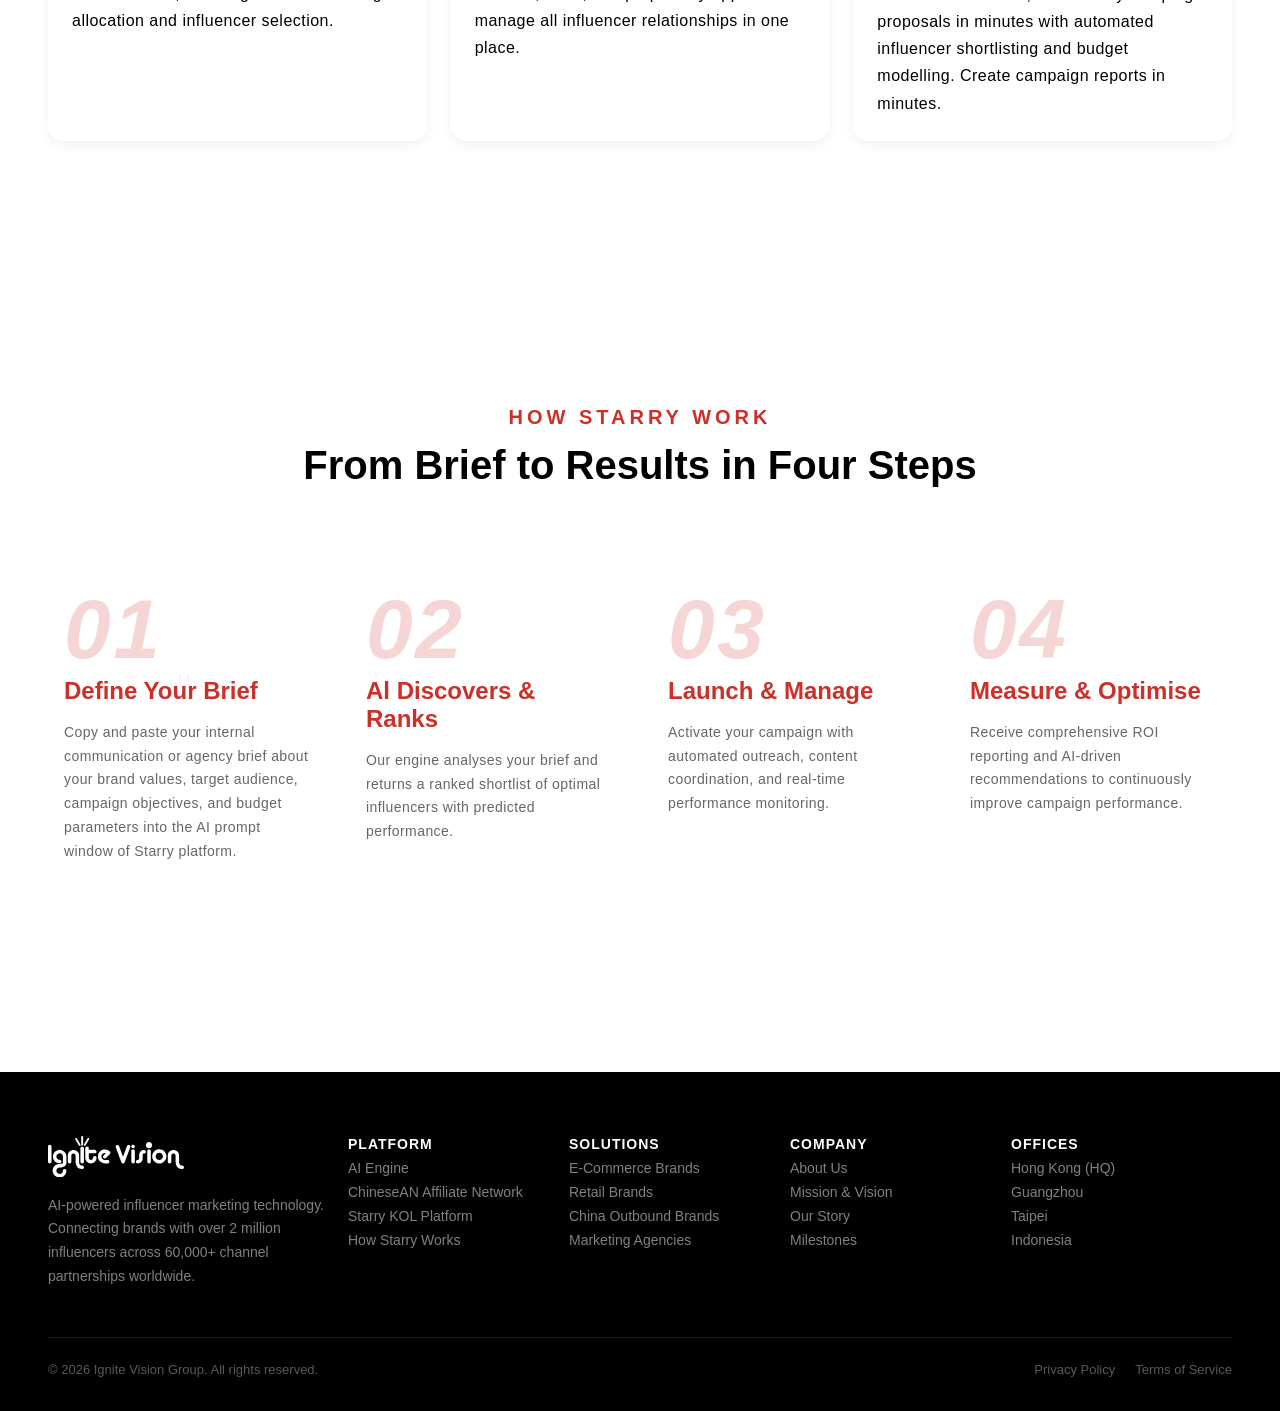
<file: project/platform.html>
<!doctype html><html lang="en"><head><meta charset="utf-8"><meta name="viewport" content="width=device-width,initial-scale=1"><title>Platform — Ignite Vision</title><link rel="stylesheet" href="home.css"><link rel="stylesheet" href="platform.css"><link rel="stylesheet" href="scroll-reveal.css"><link rel="stylesheet" href="language.css"></head><body><a class="skip-link" href="#platform">Skip to content</a><div class="page"><header class="nav nav-fixed"><nav class="nav-inner" aria-label="Main navigation">
<a class="brand brand-nav" href="home.html#home" aria-label="Ignite Vision Home"><img src="assets/platform-20261015/imgStandardFormat.svg" alt="Ignite Vision"></a>
<button class="menu-toggle" aria-expanded="false" aria-controls="main-menu" type="button"><span class="menu-icon" aria-hidden="true"></span><span class="menu-label">Menu</span></button>
<div class="nav-links" id="main-menu">
<a class="nav-link" href="home.html#home">Home</a><a class="nav-link" href="about.html">About</a><a class="nav-link active" href="platform.html" aria-current="page">Platform</a><a class="nav-link" href="solutions.html">Solutions</a><a class="nav-link" href="contact.html">Contact</a>
</div>
</nav></header><main id="platform"><section class="platform-hero" data-reveal-exclude data-background-preset="platform-hub-dark-v2" data-background-version="2"><div class="platform-width hero-copy"><span class="overline">THE PLATFORM</span><h1>Every Channel. Every Influencer.<br>Every Market. Measurable Results.</h1><p>Ignite Vision AI engine transforms how brands discover, engage, and measure influencer and channel partnerships across the Asia-Pacific region and beyond.</p></div></section><section id="ai-engine" class="platform-section platform-engine"><div class="platform-width intelligence"><div data-reveal><div class="section-title"><span class="overline">AI INTELLIGENCE ENGINE</span><h2>Precision Matching, Powered by Deep Learning</h2></div><p class="engine-description">Our proprietary AI analyses content semantics, audience demographics, engagement patterns, and brand affinity signals to identify channels and influencers who will genuinely resonate with your target market. Unlike keyword-based tools, Ignite Vision understands brand values and maps them to creator profiles and channel properties with nuance and context.</p></div></div></section><div class="platform-comparison" data-variant="one" data-comparison-enabled="false"><div class="platform-width pi-heading"><div class="section-title" data-reveal><span class="overline">TWO PLATFORMS FOR TWO TYPES OF PARTNERSHIPS</span></div></div><div id="platform-conservative"><section class="platform-products" id="sub-platforms"><div class="platform-width"><div class="affiliate-block"><div class="affiliate-intro affiliate-current" data-reveal><div class="affiliate-logo"><img src="assets/platform-latest/imgLogoFont3X.png" alt="ChineseAN.com"></div><div class="affiliate-copy"><p>ChineseAN is a platform which facilitates brands to connect with channel partners, businesses and corporate partners, such as apps, vertical portals, loyalty programs, media, etc.</p></div><ul><li><span class="affiliate-note-line" style="background-image:url(assets/platform-20261020/imgVector1.svg)" aria-hidden="true"></span><span class="affiliate-note-dot" aria-hidden="true"><img src="assets/platform-20261020/imgVector.svg" alt=""></span><span>A global affiliate marketing platform which works primarily on pure performance driven pricing models, such as cost-per-sale, cost-per-action and cost-per-lead</span></li><li><span class="affiliate-note-line" style="background-image:url(assets/platform-20261020/imgVector2.svg)" aria-hidden="true"></span><span class="affiliate-note-dot" aria-hidden="true"><img src="assets/platform-20261020/imgVector3.svg" alt=""></span><span>One of the top affiliate networks in the world with strong coverage in Greater China, Southeast Asia, North America and Europe.</span></li><li><span class="affiliate-note-line" style="background-image:url(assets/platform-20261020/imgVector4.svg)" aria-hidden="true"></span><span class="affiliate-note-dot" aria-hidden="true"><img src="assets/platform-20261020/imgVector3.svg" alt=""></span><span>An internationally reputable affiliate network since 2007, equipped with AI powered performance optimization and workflow capabilities.</span></li></ul></div><div class="capabilities"><article data-reveal><img src="assets/platform-interactive/imgPic.png" alt=""><h3>Vertical Portals and Media</h3><p>Contextual ads for showcasing products and brands embedded in natural contents for audience interested in specific vertical topics</p></article><article data-reveal><img src="assets/platform-interactive/imgPic1.png" alt=""><h3>Apps</h3><p>Display ads and incentive-based ads in mobile apps and games, targeted to specific user segments, interests and intents.</p></article><article data-reveal><img src="assets/platform-interactive/imgPic2.png" alt=""><h3>Loyalty Programs</h3><p>ChineseAN collaborates with a big number of international loyalty programs to offer members with numerous brand deals and rewards, featuring brands and their stores to millions of loyal consumers globally</p></article></div></div></div></section><section class="platform-products starry-block" id="capabilities"><div class="platform-width"><div class="starry-intro" data-reveal><div class="starry-brand"><img src="assets/platform-20261015/imgGroup172.svg" alt="Starry"></div><p>Starry is an AI-driven KOL marketing platform which enables brands to most effectively partner with influencers globally to achieve the best performance</p></div><div class="capabilities"><article data-reveal><img src="assets/platform-latest/imgPic.png" alt=""><h3>Influencer Discovery</h3><p>Search and filter across 2M+ profiles using AI-powered semantic matching, audience analytics, and performance benchmarks.</p></article><article data-reveal><img src="assets/platform-latest/imgPic1.png" alt=""><h3>Campaign Analytics</h3><p>Real-time dashboards tracking reach, engagement, conversions, and ROI across every channel and influencer in your campaign.</p></article><article data-reveal><img src="assets/platform-latest/imgPic2.png" alt=""><h3>Workflow Automation</h3><p>Automate outreach, contract management, content approvals, and payment processing across your entire influencer program.</p></article><article data-reveal><img src="assets/platform-latest/imgPic3.png" alt=""><h3>Predictive Targeting</h3><p>AI models forecast campaign outcomes before launch, enabling data-driven budget allocation and influencer selection.</p></article><article data-reveal><img src="assets/platform-latest/imgPic4.png" alt=""><h3>Communication Hub</h3><p>Centralised messaging across WhatsApp, WeChat, LINE, and proprietary apps to manage all influencer relationships in one place.</p></article><article data-reveal><img src="assets/platform-latest/imgPic5.png" alt=""><h3>Proposal and Report Generator</h3><p>Create data-backed, client-ready campaign proposals in minutes with automated influencer shortlisting and budget modelling. Create campaign reports in minutes.</p></article></div></div></section></div><!-- Scheme two retained for restoration; comparison controller disabled above. -->
<section id="platform-interactive" class="platform-width" hidden inert><div class="pi-product"><div class="pi-chinese-logo"><img src="assets/platform-interactive/imgLogoFont3X.png" alt="ChineseAN.com"></div><div class="pi-columns"><div class="pi-copy"><p>ChineseAN is a platform which facilitates brands to connect with channel partners, businesses and corporate partners, such as apps, vertical portals, loyalty programs, media, etc.</p><ul><li>A global affiliate marketing platform which works primarily on pure performance driven pricing models, such as cost-per-sale, cost-per-action and cost-per-lead</li><li>One of the top affiliate networks in the world with strong coverage in Greater China, Southeast Asia, North America and Europe.</li><li>An internationally reputable affiliate network since 2007, equipped with AI powered performance optimization and workflow capabilities.</li></ul></div><div class="pi-accordion" aria-label="ChineseAN capabilities"><article class="pi-card"><h3><button type="button" class="pi-trigger" aria-expanded="true" aria-controls="pi-body-0" id="pi-label-0"><img src="assets/platform-interactive/imgPic.png" width="56" height="56" alt=""><span>Vertical Portals and Media</span></button></h3><div class="pi-body" id="pi-body-0" role="region" aria-labelledby="pi-label-0"><div><p>Contextual ads for showcasing products and brands embedded in natural contents for audience interested in specific vertical topics</p></div></div><div class="pi-progress" aria-hidden="true"></div></article><article class="pi-card"><h3><button type="button" class="pi-trigger" aria-expanded="false" aria-controls="pi-body-1" id="pi-label-1"><img src="assets/platform-interactive/imgPic1.png" width="56" height="56" alt=""><span>Apps</span></button></h3><div class="pi-body" id="pi-body-1" role="region" aria-labelledby="pi-label-1"><div><p>Display ads and incentive-based ads in mobile apps and games, targeted to specific user segments, interests and intents.</p></div></div><div class="pi-progress" aria-hidden="true"></div></article><article class="pi-card"><h3><button type="button" class="pi-trigger" aria-expanded="false" aria-controls="pi-body-2" id="pi-label-2"><img src="assets/platform-interactive/imgPic2.png" width="56" height="56" alt=""><span>Loyalty Programs</span></button></h3><div class="pi-body" id="pi-body-2" role="region" aria-labelledby="pi-label-2"><div><p>ChineseAN collaborates with a big number of international loyalty programs to offer members with numerous brand deals and rewards, featuring brands and their stores to millions of loyal consumers globally</p></div></div><div class="pi-progress" aria-hidden="true"></div></article></div></div></div><div class="pi-product pi-starry"><div class="pi-starry-logo"><img src="assets/platform-interactive/imgGroup172.svg" alt="Starry"></div><div class="pi-columns"><div class="pi-copy"><p>Starry is an AI-driven KOL marketing platform which enables brands to most effectively partner with influencers globally to achieve the best performance</p></div><div class="pi-accordion" aria-label="Starry capabilities"><article class="pi-card"><h3><button type="button" class="pi-trigger" aria-expanded="true" aria-controls="pi-body-3" id="pi-label-3"><img src="assets/platform-interactive/imgPic3.png" width="56" height="56" alt=""><span>Influencer Discovery</span></button></h3><div class="pi-body" id="pi-body-3" role="region" aria-labelledby="pi-label-3"><div><p>Search and filter across 2M+ profiles using AI-powered semantic matching, audience analytics, and performance benchmarks.</p></div></div><div class="pi-progress" aria-hidden="true"></div></article><article class="pi-card"><h3><button type="button" class="pi-trigger" aria-expanded="false" aria-controls="pi-body-4" id="pi-label-4"><img src="assets/platform-interactive/imgPic4.png" width="56" height="56" alt=""><span>Campaign Analytics</span></button></h3><div class="pi-body" id="pi-body-4" role="region" aria-labelledby="pi-label-4"><div><p>Real-time dashboards tracking reach, engagement, conversions, and ROI across every channel and influencer in your campaign.</p></div></div><div class="pi-progress" aria-hidden="true"></div></article><article class="pi-card"><h3><button type="button" class="pi-trigger" aria-expanded="false" aria-controls="pi-body-5" id="pi-label-5"><img src="assets/platform-interactive/imgPic5.png" width="56" height="56" alt=""><span>Workflow Automation</span></button></h3><div class="pi-body" id="pi-body-5" role="region" aria-labelledby="pi-label-5"><div><p>Automate outreach, contract management, content approvals, and payment processing across your entire influencer program.</p></div></div><div class="pi-progress" aria-hidden="true"></div></article><article class="pi-card"><h3><button type="button" class="pi-trigger" aria-expanded="false" aria-controls="pi-body-6" id="pi-label-6"><img src="assets/platform-interactive/imgPic6.png" width="56" height="56" alt=""><span>Predictive Targeting</span></button></h3><div class="pi-body" id="pi-body-6" role="region" aria-labelledby="pi-label-6"><div><p>AI models forecast campaign outcomes before launch, enabling data-driven budget allocation and influencer selection.</p></div></div><div class="pi-progress" aria-hidden="true"></div></article><article class="pi-card"><h3><button type="button" class="pi-trigger" aria-expanded="false" aria-controls="pi-body-7" id="pi-label-7"><img src="assets/platform-interactive/imgPic7.png" width="56" height="56" alt=""><span>Communication Hub</span></button></h3><div class="pi-body" id="pi-body-7" role="region" aria-labelledby="pi-label-7"><div><p>Centralised messaging across WhatsApp, WeChat, LINE, and proprietary apps to manage all influencer relationships in one place.</p></div></div><div class="pi-progress" aria-hidden="true"></div></article><article class="pi-card"><h3><button type="button" class="pi-trigger" aria-expanded="false" aria-controls="pi-body-8" id="pi-label-8"><img src="assets/platform-interactive/imgPic8.png" width="56" height="56" alt=""><span>Proposal and Report Generator</span></button></h3><div class="pi-body" id="pi-body-8" role="region" aria-labelledby="pi-label-8"><div><p>Create data-backed, client-ready campaign proposals in minutes with automated influencer shortlisting and budget modelling. Create campaign reports in minutes.</p></div></div><div class="pi-progress" aria-hidden="true"></div></article></div></div></div></section></div><section class="platform-section" id="how-it-works"><div class="platform-width"><div class="section-title" data-reveal><span class="overline">HOW STARRY WORK</span><h2>From Brief to Results in Four Steps</h2></div><ol class="steps"><li data-reveal><span class="step-number">01</span><h3>Define Your Brief</h3><p>Copy and paste your internal communication or agency brief about your brand values, target audience, campaign objectives, and budget parameters into the AI prompt window of Starry platform.</p></li><li data-reveal><span class="step-number">02</span><h3>Al Discovers &amp; Ranks</h3><p>Our engine analyses your brief and returns a ranked shortlist of optimal influencers with predicted performance.</p></li><li data-reveal><span class="step-number">03</span><h3>Launch &amp; Manage</h3><p>Activate your campaign with automated outreach, content coordination, and real-time performance monitoring.</p></li><li data-reveal><span class="step-number">04</span><h3>Measure &amp; Optimise</h3><p>Receive comprehensive ROI reporting and AI-driven recommendations to continuously improve campaign performance.</p></li></ol></div></section></main><footer class="footer" id="company"><div class="footer-inner">
    <div class="footer-grid">
      <div class="footer-brand"><a class="brand brand-footer" href="home.html#home" aria-label="Ignite Vision Home"><img src="assets/footer-20261125/logo.svg" alt="Ignite Vision"></a><p>AI-powered influencer marketing technology. Connecting brands with over 2 million influencers across 60,000+ channel partnerships worldwide.</p></div>
      <div class="footer-col"><h4>Platform</h4><a class="footer-item" href="platform.html#ai-engine">AI Engine</a><a class="footer-item" href="platform.html#sub-platforms">ChineseAN Affiliate Network</a><a class="footer-item" href="platform.html#capabilities">Starry KOL Platform</a><a class="footer-item" href="platform.html#how-it-works">How Starry Works</a></div>
      <div class="footer-col"><h4>Solutions</h4><a class="footer-item" href="solutions.html#solution-1">E-Commerce Brands</a><a class="footer-item" href="solutions.html#solution-2">Retail Brands</a><a class="footer-item" href="solutions.html#solution-3">China Outbound Brands</a><a class="footer-item" href="solutions.html#solution-4">Marketing Agencies</a></div>
      <div class="footer-col"><h4>Company</h4><a class="footer-item" href="about.html">About Us</a><a class="footer-item" href="about.html#mission-vision">Mission &amp; Vision</a><a class="footer-item" href="about.html#our-story">Our Story</a><a class="footer-item" href="about.html#journey">Milestones</a></div>
      <div class="footer-col" id="offices"><h4>Offices</h4><a class="footer-item" href="contact.html#office-hong-kong">Hong Kong (HQ)</a><a class="footer-item" href="contact.html#office-guangzhou">Guangzhou</a><a class="footer-item" href="contact.html#office-taipei">Taipei</a><a class="footer-item" href="contact.html#office-jakarta">Indonesia</a></div>
    </div>
    <div class="footer-bottom"><p>&copy; 2026 Ignite Vision Group. All rights reserved.</p><div class="footer-bottom-links"><a class="footer-item" href="privacy.html">Privacy Policy</a><a class="footer-item" href="terms.html">Terms of Service</a></div></div>
  </div></footer></div><script src="platform-backgrounds.js" defer></script><script src="platform-variants.js" defer></script><script src="platform.js" defer></script><script src="scroll-reveal.js" defer></script><script src="translations-zh.js"></script><script src="language.js"></script></body></html>
</file>
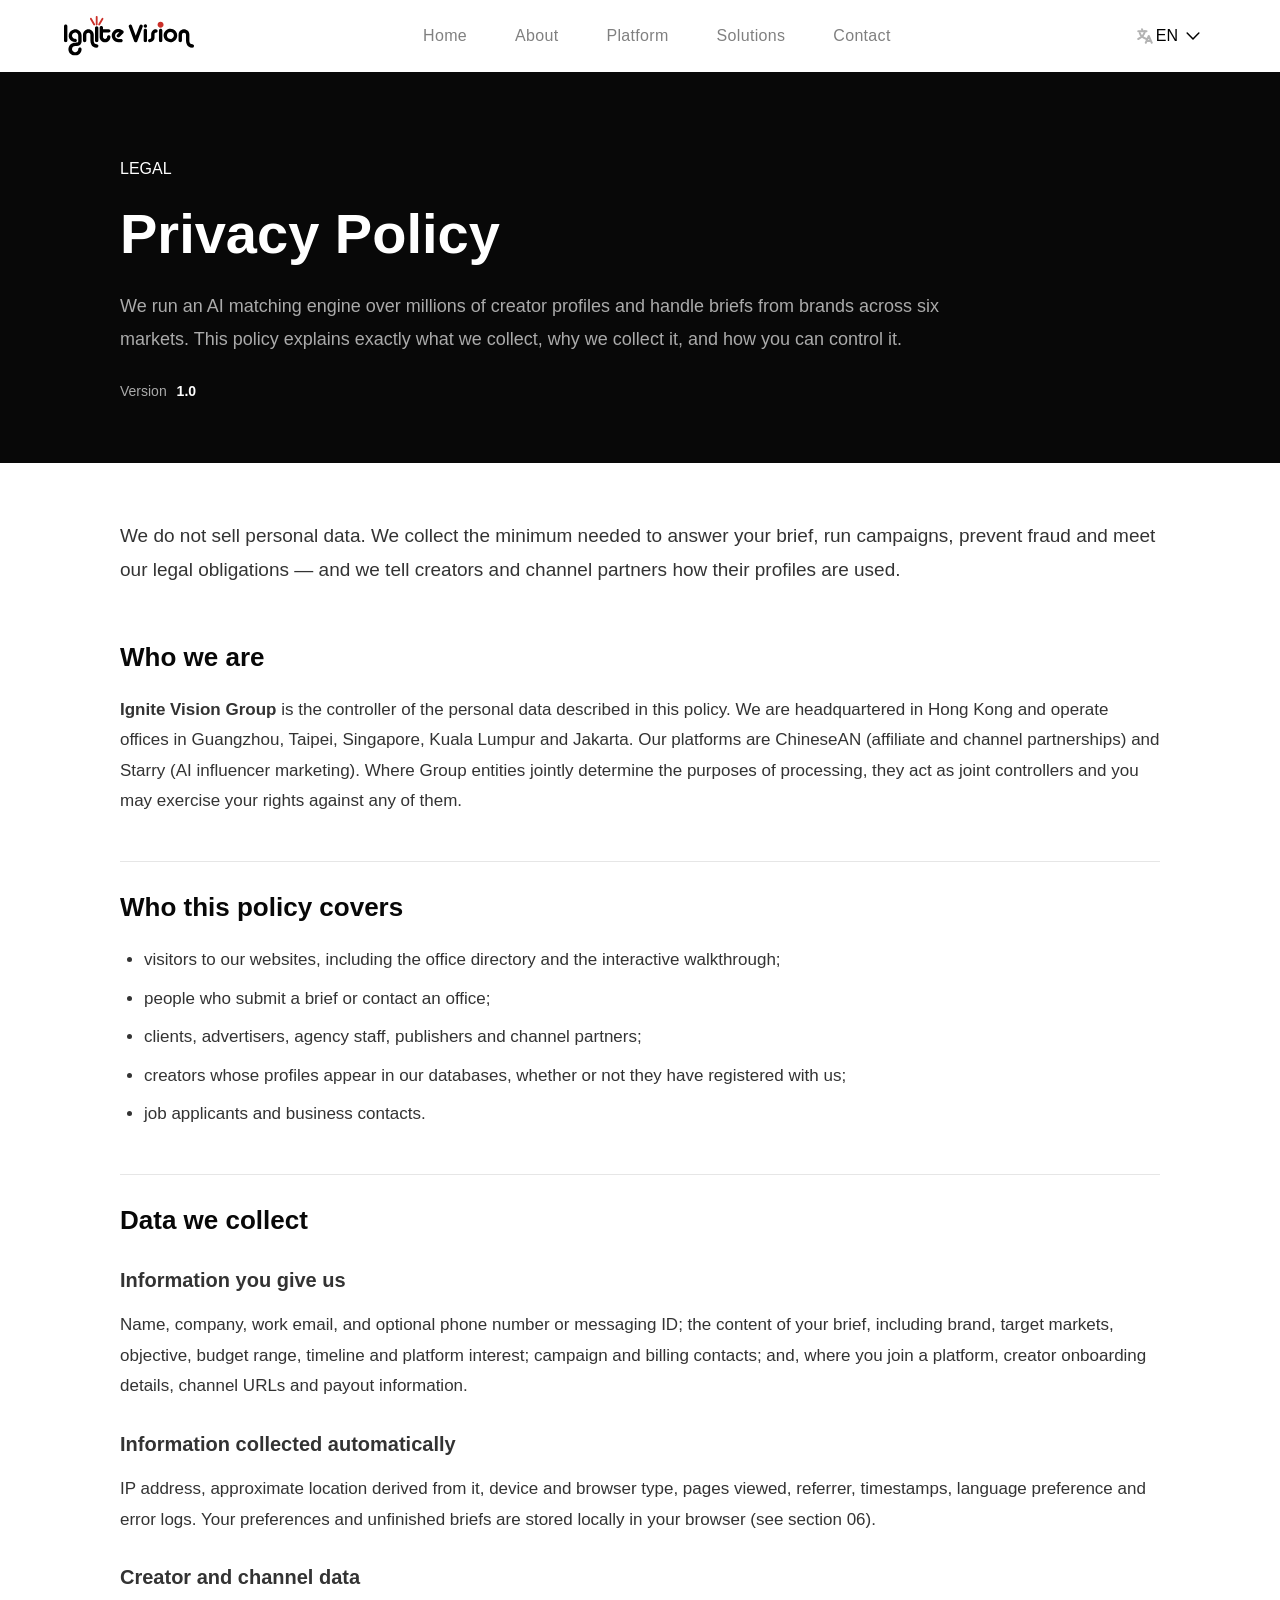
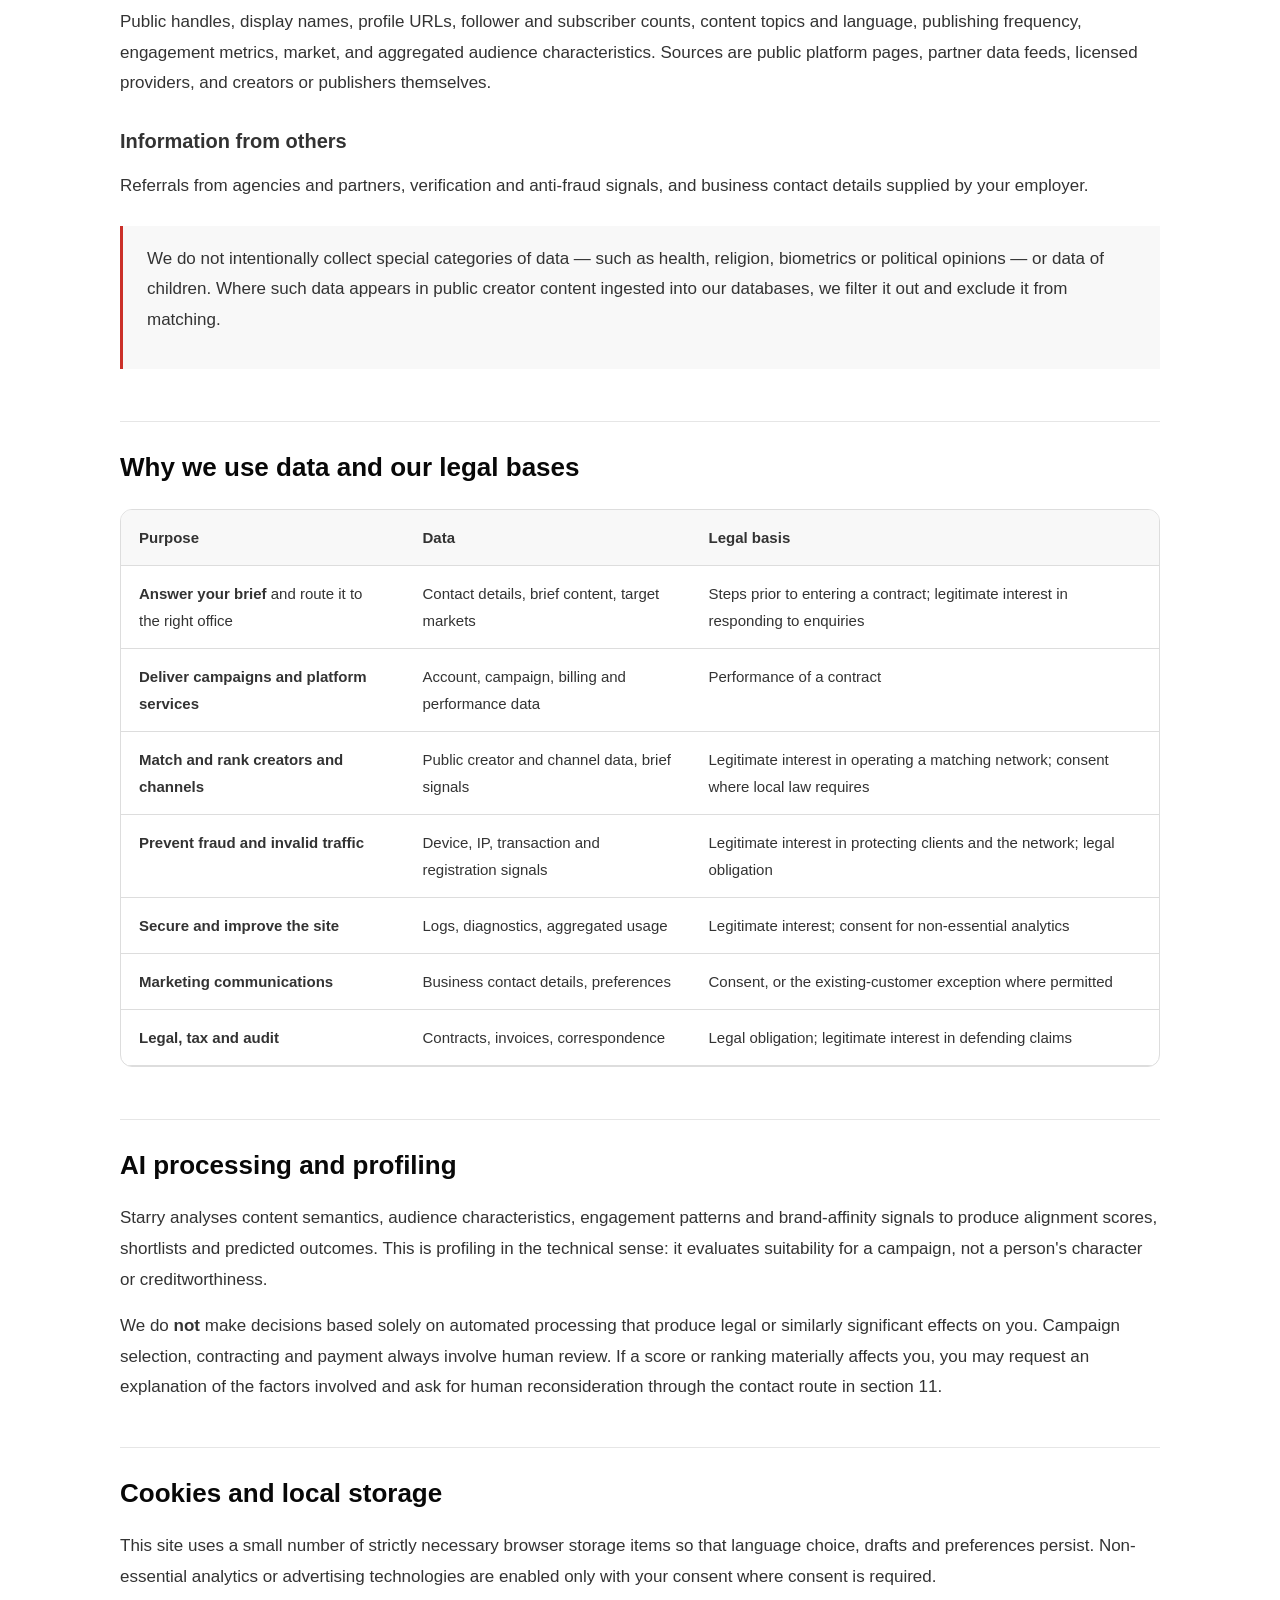
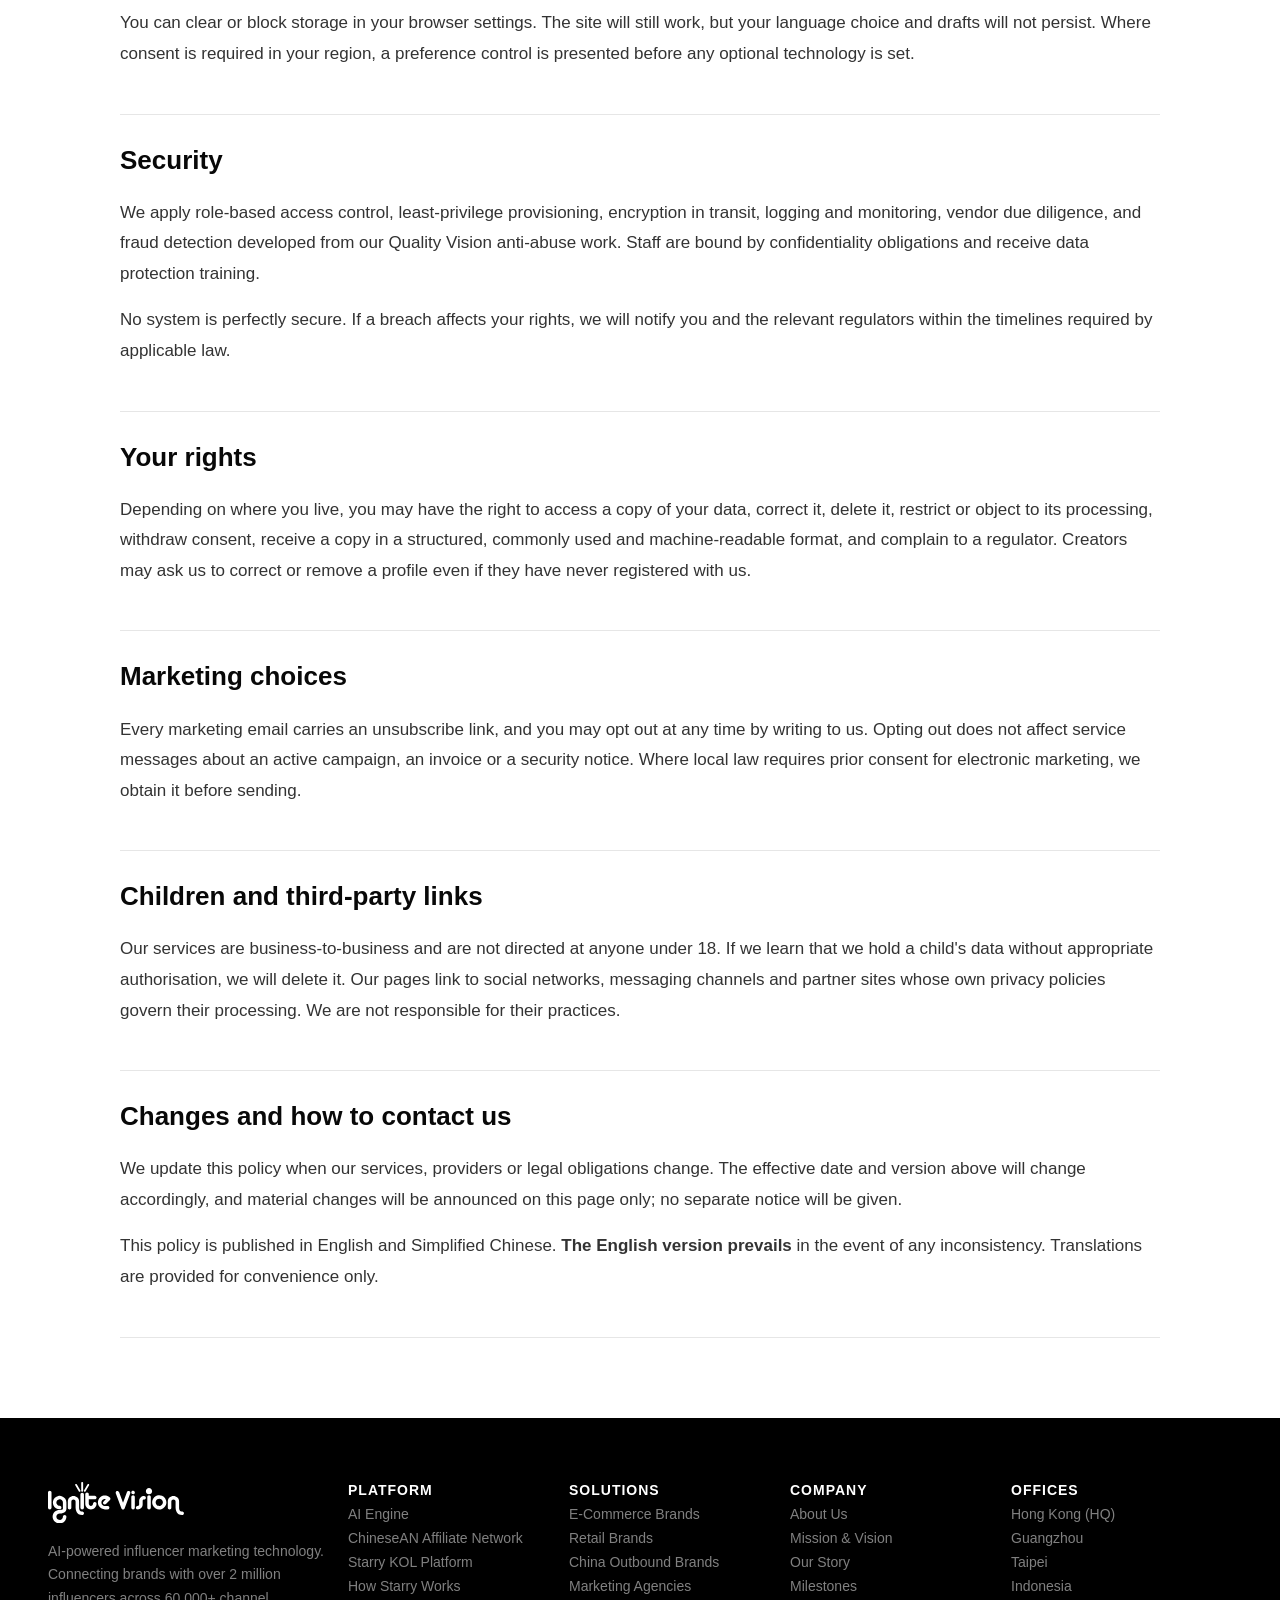
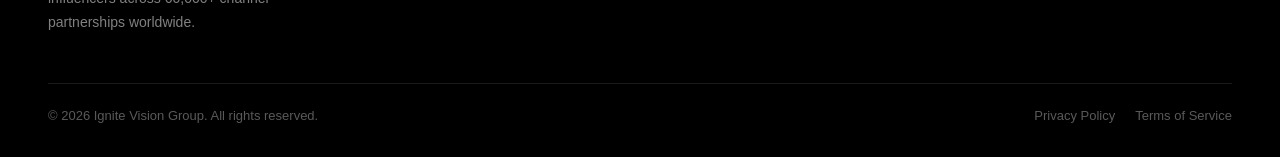
<file: project/privacy.html>
<!doctype html><html lang="en"><head><meta charset="utf-8"><meta name="viewport" content="width=device-width,initial-scale=1"><title>Privacy Policy — Ignite Vision</title><link rel="stylesheet" href="home.css"><link rel="stylesheet" href="language.css"><link rel="stylesheet" href="legal.css"></head><body><a class="skip-link" href="#legal-document">Skip to content</a><div class="page"><header class="nav nav-fixed"><nav class="nav-inner" aria-label="Main navigation">
<a class="brand brand-nav" href="home.html#home" aria-label="Ignite Vision Home"><img src="assets/revision-20261009/solutions/imgStandardFormat.svg" alt="Ignite Vision"></a>
<button class="menu-toggle" aria-expanded="false" aria-controls="main-menu" type="button"><span class="menu-icon" aria-hidden="true"></span><span class="menu-label">Menu</span></button>
<div class="nav-links" id="main-menu">
<a class="nav-link" href="home.html#home">Home</a><a class="nav-link" href="about.html">About</a><a class="nav-link" href="platform.html">Platform</a><a class="nav-link" href="solutions.html">Solutions</a><a class="nav-link" href="contact.html">Contact</a>
</div>
</nav></header><main id="legal-document" class="legal-page"><section class="legal-hero"><div class="legal-width"><span class="overline" data-en="LEGAL" data-zh="法律条款">LEGAL</span><h1>Privacy Policy</h1><p data-en="We run an AI matching engine over millions of creator profiles and handle briefs from brands across six markets. This policy explains exactly what we collect, why we collect it, and how you can control it." data-zh="我们在数百万达人档案之上运行 AI 匹配引擎，并处理来自六个市场品牌的需求。本政策说明我们收集什么、为何收集，以及您如何加以控制。">We run an AI matching engine over millions of creator profiles and handle briefs from brands across six markets. This policy explains exactly what we collect, why we collect it, and how you can control it.</p><div class="meta">
    
    <span><span data-en="Version" data-zh="版本">Version</span> <b data-legal="version">1.0</b></span>
    
  </div></div></section><article class="legal-width legal-copy">
    <p class="lead en">We do not sell personal data. We collect the minimum needed to answer your brief, run campaigns, prevent fraud and meet our legal obligations — and we tell creators and channel partners how their profiles are used.</p>
    <p class="lead zh">我们不出售个人数据。我们仅收集回复需求、执行活动、防范欺诈与履行法定义务所必需的最少数据，并向达人与渠道伙伴说明其档案的使用方式。</p>

    <section class="sec" id="who">
      <h2><span class="tx" data-en="Who we are" data-zh="我们是谁">Who we are</span></h2>
      <div class="en"><p><b data-legal="entity">Ignite Vision Group</b> is the controller of the personal data described in this policy. We are headquartered in Hong Kong and operate offices in Guangzhou, Taipei, Singapore, Kuala Lumpur and Jakarta. Our platforms are ChineseAN (affiliate and channel partnerships) and Starry (AI influencer marketing). Where Group entities jointly determine the purposes of processing, they act as joint controllers and you may exercise your rights against any of them.</p></div>
      <div class="zh"><p><b data-legal="entity">Ignite Vision Group</b> 为本政策所述个人数据的控制者，总部位于香港，并在广州、台北、新加坡、吉隆坡与雅加达设有办事处。我们的平台为 ChineseAN（联盟与渠道合作）与 Starry（AI 达人营销）。若集团内实体共同决定处理目的，则构成共同控制者，您可向其中任一实体行使权利。</p></div>
    </section>

    <section class="sec" id="scope">
      <h2><span class="tx" data-en="Who this policy covers" data-zh="适用对象">Who this policy covers</span></h2>
      <div class="en"><ul>
        <li>visitors to our websites, including the office directory and the interactive walkthrough;</li>
        <li>people who submit a brief or contact an office;</li>
        <li>clients, advertisers, agency staff, publishers and channel partners;</li>
        <li>creators whose profiles appear in our databases, whether or not they have registered with us;</li>
        <li>job applicants and business contacts.</li>
      </ul></div>
      <div class="zh"><ul>
        <li>我们网站的访问者，包括办事处名录与交互式流程演示的使用者；</li>
        <li>提交需求或联系办事处的人士；</li>
        <li>客户、广告主、代理商员工、发布商与渠道伙伴；</li>
        <li>其档案收录于我们数据库中的达人，无论是否已在我们平台注册；</li>
        <li>求职者与商务联系人。</li>
      </ul></div>
    </section>

    <section class="sec" id="collect">
      <h2><span class="tx" data-en="Data we collect" data-zh="我们收集的数据">Data we collect</span></h2>
      <div class="en">
        <h3>Information you give us</h3>
        <p>Name, company, work email, and optional phone number or messaging ID; the content of your brief, including brand, target markets, objective, budget range, timeline and platform interest; campaign and billing contacts; and, where you join a platform, creator onboarding details, channel URLs and payout information.</p>
        <h3>Information collected automatically</h3>
        <p>IP address, approximate location derived from it, device and browser type, pages viewed, referrer, timestamps, language preference and error logs. Your preferences and unfinished briefs are stored locally in your browser (see section 06).</p>
        <h3>Creator and channel data</h3>
        <p>Public handles, display names, profile URLs, follower and subscriber counts, content topics and language, publishing frequency, engagement metrics, market, and aggregated audience characteristics. Sources are public platform pages, partner data feeds, licensed providers, and creators or publishers themselves.</p>
        <h3>Information from others</h3>
        <p>Referrals from agencies and partners, verification and anti-fraud signals, and business contact details supplied by your employer.</p>
        <div class="note"><p>We do not intentionally collect special categories of data — such as health, religion, biometrics or political opinions — or data of children. Where such data appears in public creator content ingested into our databases, we filter it out and exclude it from matching.</p></div>
      </div>
      <div class="zh">
        <h3>您主动提供</h3>
        <p>姓名、公司、工作邮箱，以及可选的电话号码或即时通讯账号；需求内容，包括品牌、目标市场、活动目标、预算区间、时间与意向平台；活动与账单联系人；加入平台时的达人入驻资料、频道链接与结算信息。</p>
        <h3>自动收集</h3>
        <p>IP 地址及由其推断的大致位置、设备与浏览器类型、浏览页面、来源页、时间戳、语言偏好与错误日志。您的偏好设置与未完成的草稿保存在浏览器本地（见第 06 节）。</p>
        <h3>达人与渠道数据</h3>
        <p>公开账号、显示名称、主页链接、粉丝与订阅数、内容主题与语言、发布频率、互动指标、所在市场，以及聚合的受众特征。来源为平台公开页面、伙伴数据源、获授权供应商，以及达人或发布商本人。</p>
        <h3>来自第三方</h3>
        <p>代理商与伙伴的推荐、核验与反欺诈信号，以及您雇主提供的商务联系信息。</p>
        <div class="note"><p>我们不会有意收集特殊类别数据（如健康、宗教、生物识别或政治观点）或儿童数据。若纳入数据库的公开达人内容中出现该等数据，我们会予以过滤，并排除在匹配之外。</p></div>
      </div>
    </section>

    <section class="sec" id="purposes">
      <h2><span class="tx" data-en="Why we use data and our legal bases" data-zh="使用目的与法律依据">Why we use data and our legal bases</span></h2>
      <div class="en"><div class="tbl-wrap"><table>
        <thead><tr><th>Purpose</th><th>Data</th><th>Legal basis</th></tr></thead>
        <tbody>
          <tr><td><b>Answer your brief</b> and route it to the right office</td><td>Contact details, brief content, target markets</td><td>Steps prior to entering a contract; legitimate interest in responding to enquiries</td></tr>
          <tr><td><b>Deliver campaigns and platform services</b></td><td>Account, campaign, billing and performance data</td><td>Performance of a contract</td></tr>
          <tr><td><b>Match and rank creators and channels</b></td><td>Public creator and channel data, brief signals</td><td>Legitimate interest in operating a matching network; consent where local law requires</td></tr>
          <tr><td><b>Prevent fraud and invalid traffic</b></td><td>Device, IP, transaction and registration signals</td><td>Legitimate interest in protecting clients and the network; legal obligation</td></tr>
          <tr><td><b>Secure and improve the site</b></td><td>Logs, diagnostics, aggregated usage</td><td>Legitimate interest; consent for non-essential analytics</td></tr>
          <tr><td><b>Marketing communications</b></td><td>Business contact details, preferences</td><td>Consent, or the existing-customer exception where permitted</td></tr>
          <tr><td><b>Legal, tax and audit</b></td><td>Contracts, invoices, correspondence</td><td>Legal obligation; legitimate interest in defending claims</td></tr>
        </tbody>
      </table></div></div>
      <div class="zh"><div class="tbl-wrap"><table>
        <thead><tr><th>目的</th><th>数据</th><th>法律依据</th></tr></thead>
        <tbody>
          <tr><td><b>回复需求</b>并转交至对应办事处</td><td>联系方式、需求内容、目标市场</td><td>订立合同前的必要步骤；回应咨询的正当利益</td></tr>
          <tr><td><b>交付活动与平台服务</b></td><td>账号、活动、账单与效果数据</td><td>履行合同</td></tr>
          <tr><td><b>匹配与排序达人及渠道</b></td><td>公开达人与渠道数据、需求信号</td><td>运营匹配网络的正当利益；当地法律要求时取得同意</td></tr>
          <tr><td><b>防范欺诈与无效流量</b></td><td>设备、IP、交易与注册信号</td><td>保护客户与网络的正当利益；法定义务</td></tr>
          <tr><td><b>保障与改进网站</b></td><td>日志、诊断与聚合使用数据</td><td>正当利益；非必要分析取得同意</td></tr>
          <tr><td><b>营销沟通</b></td><td>商务联系方式、偏好</td><td>同意，或法律允许下的既有客户例外</td></tr>
          <tr><td><b>法务、税务与审计</b></td><td>合同、发票、往来函件</td><td>法定义务；抗辩主张的正当利益</td></tr>
        </tbody>
      </table></div></div>
    </section>

    <section class="sec" id="ai">
      <h2><span class="tx" data-en="AI processing and profiling" data-zh="AI 处理与画像">AI processing and profiling</span></h2>
      <div class="en"><p>Starry analyses content semantics, audience characteristics, engagement patterns and brand-affinity signals to produce alignment scores, shortlists and predicted outcomes. This is profiling in the technical sense: it evaluates suitability for a campaign, not a person's character or creditworthiness.</p><p>We do <b>not</b> make decisions based solely on automated processing that produce legal or similarly significant effects on you. Campaign selection, contracting and payment always involve human review. If a score or ranking materially affects you, you may request an explanation of the factors involved and ask for human reconsideration through the contact route in section 11.</p></div>
      <div class="zh"><p>Starry 分析内容语义、受众特征、互动模式与品牌契合信号，生成契合度评分、短名单与预测结果。此属技术意义上的画像：评估的是与活动的适配性，而非个人品行或信用状况。</p><p>我们<b>不</b>会仅依据自动化处理作出对您产生法律或类似重大影响的决定。活动选角、签约与付款始终包含人工复核。若某项评分或排序对您有实质影响，您可通过第 11 节的联系渠道，要求说明所涉因素并申请人工重新评估。</p></div>
    </section>

    <section class="sec" id="cookies">
      <h2><span class="tx" data-en="Cookies and local storage" data-zh="Cookie 与本地存储">Cookies and local storage</span></h2>
      <div class="en">
        <p>This site uses a small number of strictly necessary browser storage items so that language choice, drafts and preferences persist. Non-essential analytics or advertising technologies are enabled only with your consent where consent is required.</p>
        <p>You can clear or block storage in your browser settings. The site will still work, but your language choice and drafts will not persist. Where consent is required in your region, a preference control is presented before any optional technology is set.</p>
      </div>
      <div class="zh">
        <p>本网站使用少量严格必要的浏览器存储项，以保留语言选择、草稿与偏好。非必要的分析或广告技术，仅在法律要求同意的情形下取得您的同意后方才启用。</p>
        <p>您可在浏览器设置中清除或阻止存储。网站仍可正常使用，但语言选择与草稿将不再保留。在您所在地区要求同意的情形下，我们会在设置任何可选技术前提供偏好控制。</p>
      </div>
    </section>

    <section class="sec" id="security">
      <h2><span class="tx" data-en="Security" data-zh="安全措施">Security</span></h2>
      <div class="en"><p>We apply role-based access control, least-privilege provisioning, encryption in transit, logging and monitoring, vendor due diligence, and fraud detection developed from our Quality Vision anti-abuse work. Staff are bound by confidentiality obligations and receive data protection training.</p><p>No system is perfectly secure. If a breach affects your rights, we will notify you and the relevant regulators within the timelines required by applicable law.</p></div>
      <div class="zh"><p>我们实施基于角色的访问控制、最小权限配置、传输加密、日志与监控、供应商尽职调查，以及源自 Quality Vision 反滥用实践的欺诈检测。员工负有保密义务并接受数据保护培训。</p><p>没有任何系统是绝对安全的。若发生影响您权利的泄露事件，我们将在适用法律要求的时限内通知您及相关监管机构。</p></div>
    </section>

    <section class="sec" id="rights">
      <h2><span class="tx" data-en="Your rights" data-zh="您的权利">Your rights</span></h2>
      <div class="en"><p>Depending on where you live, you may have the right to access a copy of your data, correct it, delete it, restrict or object to its processing, withdraw consent, receive a copy in a structured, commonly used and machine-readable format, and complain to a regulator. Creators may ask us to correct or remove a profile even if they have never registered with us.</p></div>
      <div class="zh"><p>视您所在地法律，您可能享有查阅副本、更正、删除、限制或反对处理、撤回同意、以结构化、通用且机器可读的格式获取副本，以及向监管机构投诉的权利。达人即使从未在我们平台注册，亦可要求更正或删除其档案。</p></div>
    </section>

    <section class="sec" id="marketing">
      <h2><span class="tx" data-en="Marketing choices" data-zh="营销选择">Marketing choices</span></h2>
      <div class="en"><p>Every marketing email carries an unsubscribe link, and you may opt out at any time by writing to us. Opting out does not affect service messages about an active campaign, an invoice or a security notice. Where local law requires prior consent for electronic marketing, we obtain it before sending.</p></div>
      <div class="zh"><p>每封营销邮件均附有退订链接，您也可随时致函我们退订。退订不影响与进行中活动、发票或安全通知有关的服务类信息。若当地法律要求电子营销须事先取得同意，我们会在发送前取得。</p></div>
    </section>

    <section class="sec" id="children">
      <h2><span class="tx" data-en="Children and third-party links" data-zh="儿童与第三方链接">Children and third-party links</span></h2>
      <div class="en"><p>Our services are business-to-business and are not directed at anyone under 18. If we learn that we hold a child's data without appropriate authorisation, we will delete it. Our pages link to social networks, messaging channels and partner sites whose own privacy policies govern their processing. We are not responsible for their practices.</p></div>
      <div class="zh"><p>我们的服务面向企业客户，不针对未满 18 岁人士。若我们发现未经授权持有儿童数据，将予以删除。本页面含有指向社交网络、消息渠道与伙伴网站的链接，其处理行为受各自隐私政策约束。我们不对其做法负责。</p></div>
    </section>

    <section class="sec" id="changes">
      <h2><span class="tx" data-en="Changes and how to contact us" data-zh="变更与联系方式">Changes and how to contact us</span></h2>
      <div class="en">
        <p>We update this policy when our services, providers or legal obligations change. The effective date and version above will change accordingly, and material changes will be announced on this page only; no separate notice will be given.</p>
        <p>This policy is published in English and Simplified Chinese. <b>The English version prevails</b> in the event of any inconsistency. Translations are provided for convenience only.</p>
                     </div>
      <div class="zh">
        <p>当我们的服务、供应商或法定义务发生变化时，会更新本政策。上方的生效日期与版本号将相应变更；重大变更将在本页公告，不再另行通知。</p>
        <p>本政策以英文与简体中文发布。如有歧义，<b>以英文版本为准</b>。译文仅为便利阅读而提供。</p>
    
    </div></section>

  </article></main><footer class="footer" id="company"><div class="footer-inner">
    <div class="footer-grid">
      <div class="footer-brand"><a class="brand brand-footer" href="home.html#home" aria-label="Ignite Vision Home"><img src="assets/footer-20261125/logo.svg" alt="Ignite Vision"></a><p>AI-powered influencer marketing technology. Connecting brands with over 2 million influencers across 60,000+ channel partnerships worldwide.</p></div>
      <div class="footer-col"><h4>Platform</h4><a class="footer-item" href="platform.html#ai-engine">AI Engine</a><a class="footer-item" href="platform.html#sub-platforms">ChineseAN Affiliate Network</a><a class="footer-item" href="platform.html#capabilities">Starry KOL Platform</a><a class="footer-item" href="platform.html#how-it-works">How Starry Works</a></div>
      <div class="footer-col"><h4>Solutions</h4><a class="footer-item" href="solutions.html#solution-1">E-Commerce Brands</a><a class="footer-item" href="solutions.html#solution-2">Retail Brands</a><a class="footer-item" href="solutions.html#solution-3">China Outbound Brands</a><a class="footer-item" href="solutions.html#solution-4">Marketing Agencies</a></div>
      <div class="footer-col"><h4>Company</h4><a class="footer-item" href="about.html">About Us</a><a class="footer-item" href="about.html#mission-vision">Mission &amp; Vision</a><a class="footer-item" href="about.html#our-story">Our Story</a><a class="footer-item" href="about.html#journey">Milestones</a></div>
      <div class="footer-col" id="offices"><h4>Offices</h4><a class="footer-item" href="contact.html#office-hong-kong">Hong Kong (HQ)</a><a class="footer-item" href="contact.html#office-guangzhou">Guangzhou</a><a class="footer-item" href="contact.html#office-taipei">Taipei</a><a class="footer-item" href="contact.html#office-jakarta">Indonesia</a></div>
    </div>
    <div class="footer-bottom"><p>&copy; 2026 Ignite Vision Group. All rights reserved.</p><div class="footer-bottom-links"><a class="footer-item" href="privacy.html">Privacy Policy</a><a class="footer-item" href="terms.html">Terms of Service</a></div></div>
  </div></footer></div><script src="translations-zh.js"></script><script src="legal.js"></script><script src="language.js"></script></body></html>
</file>
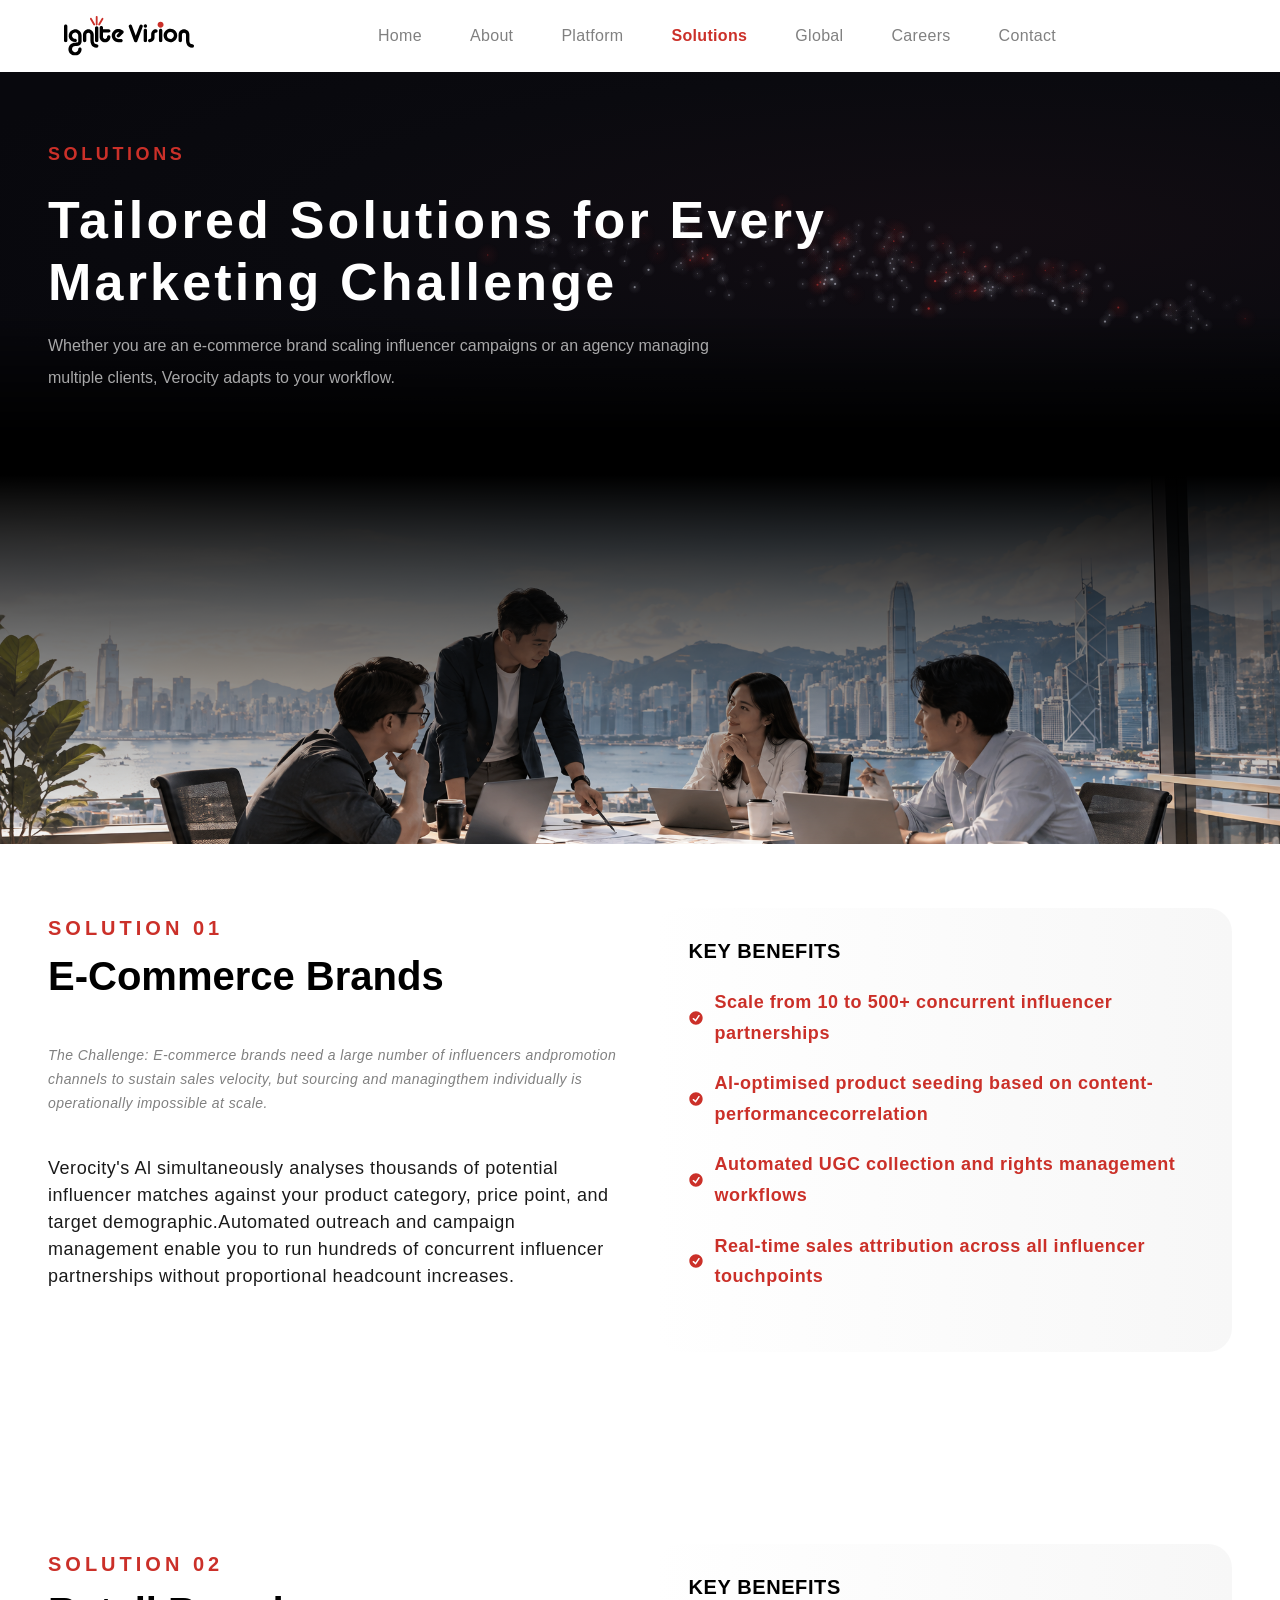
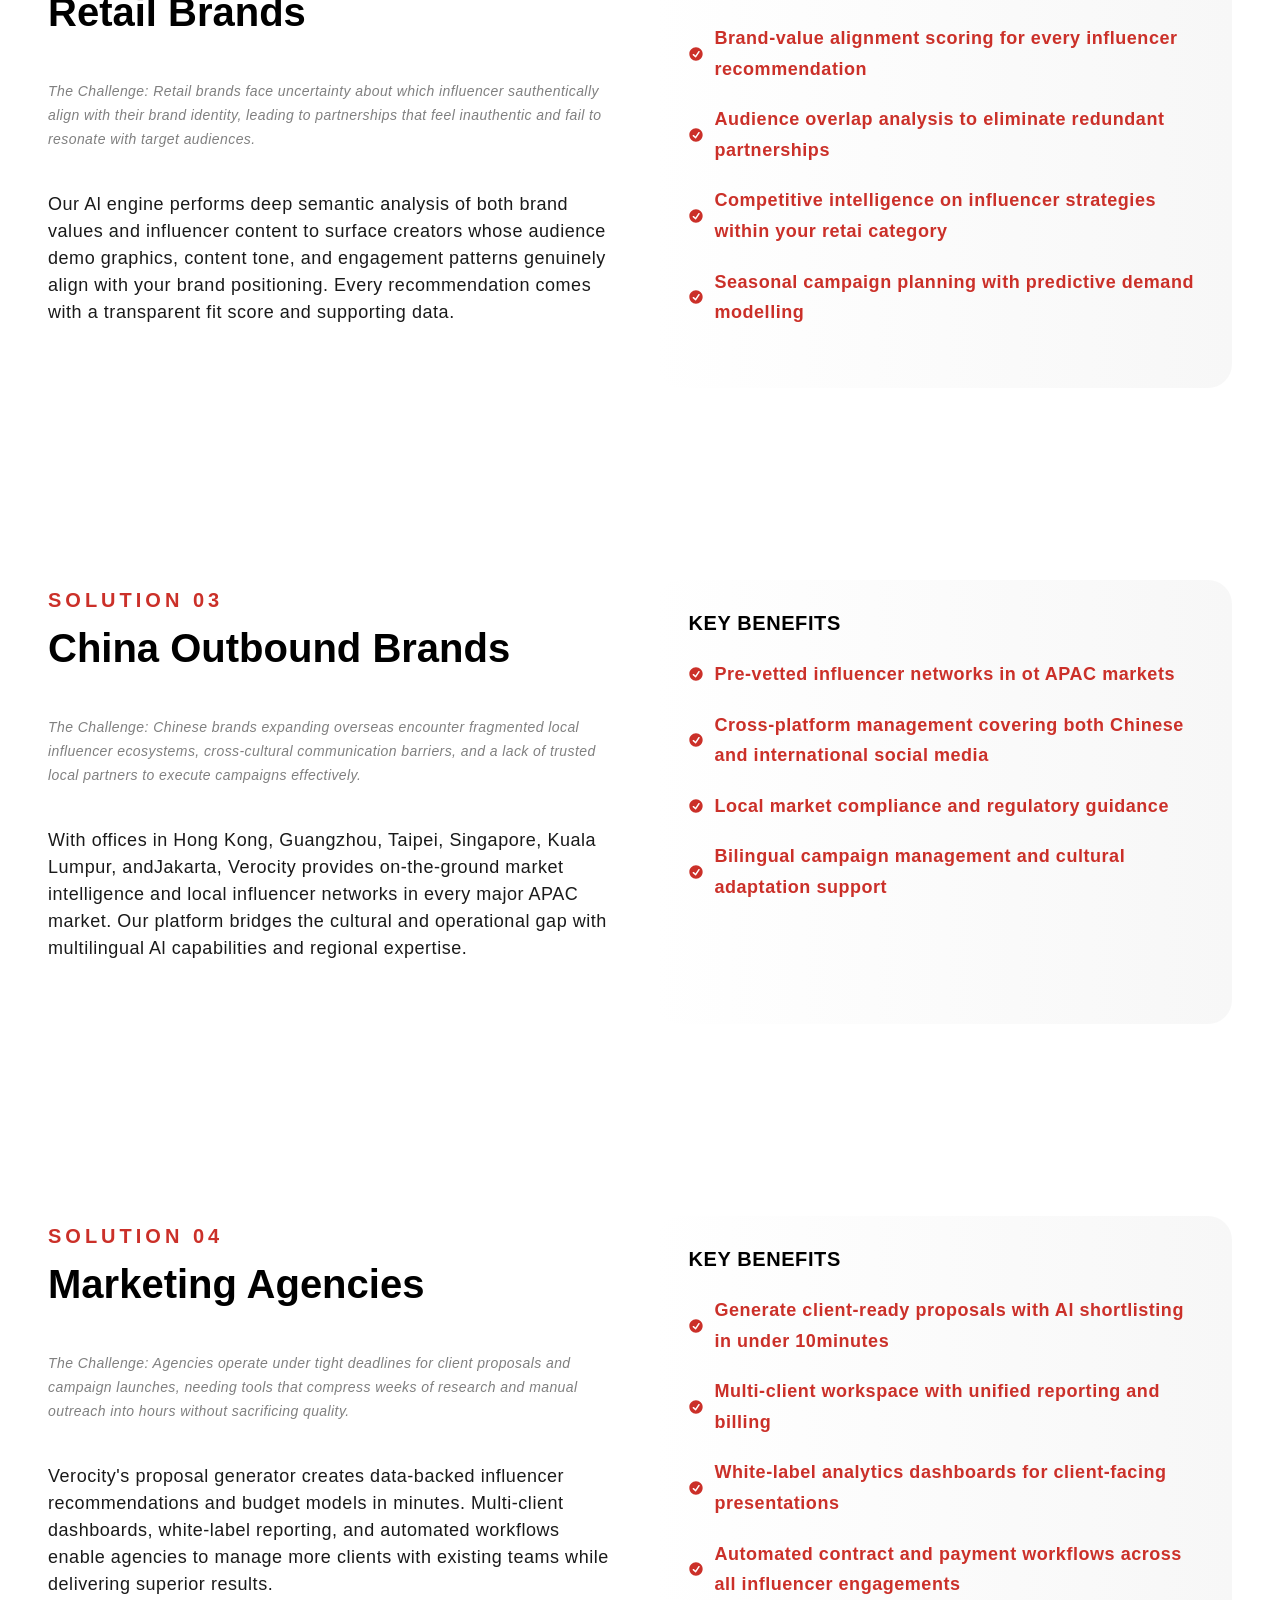
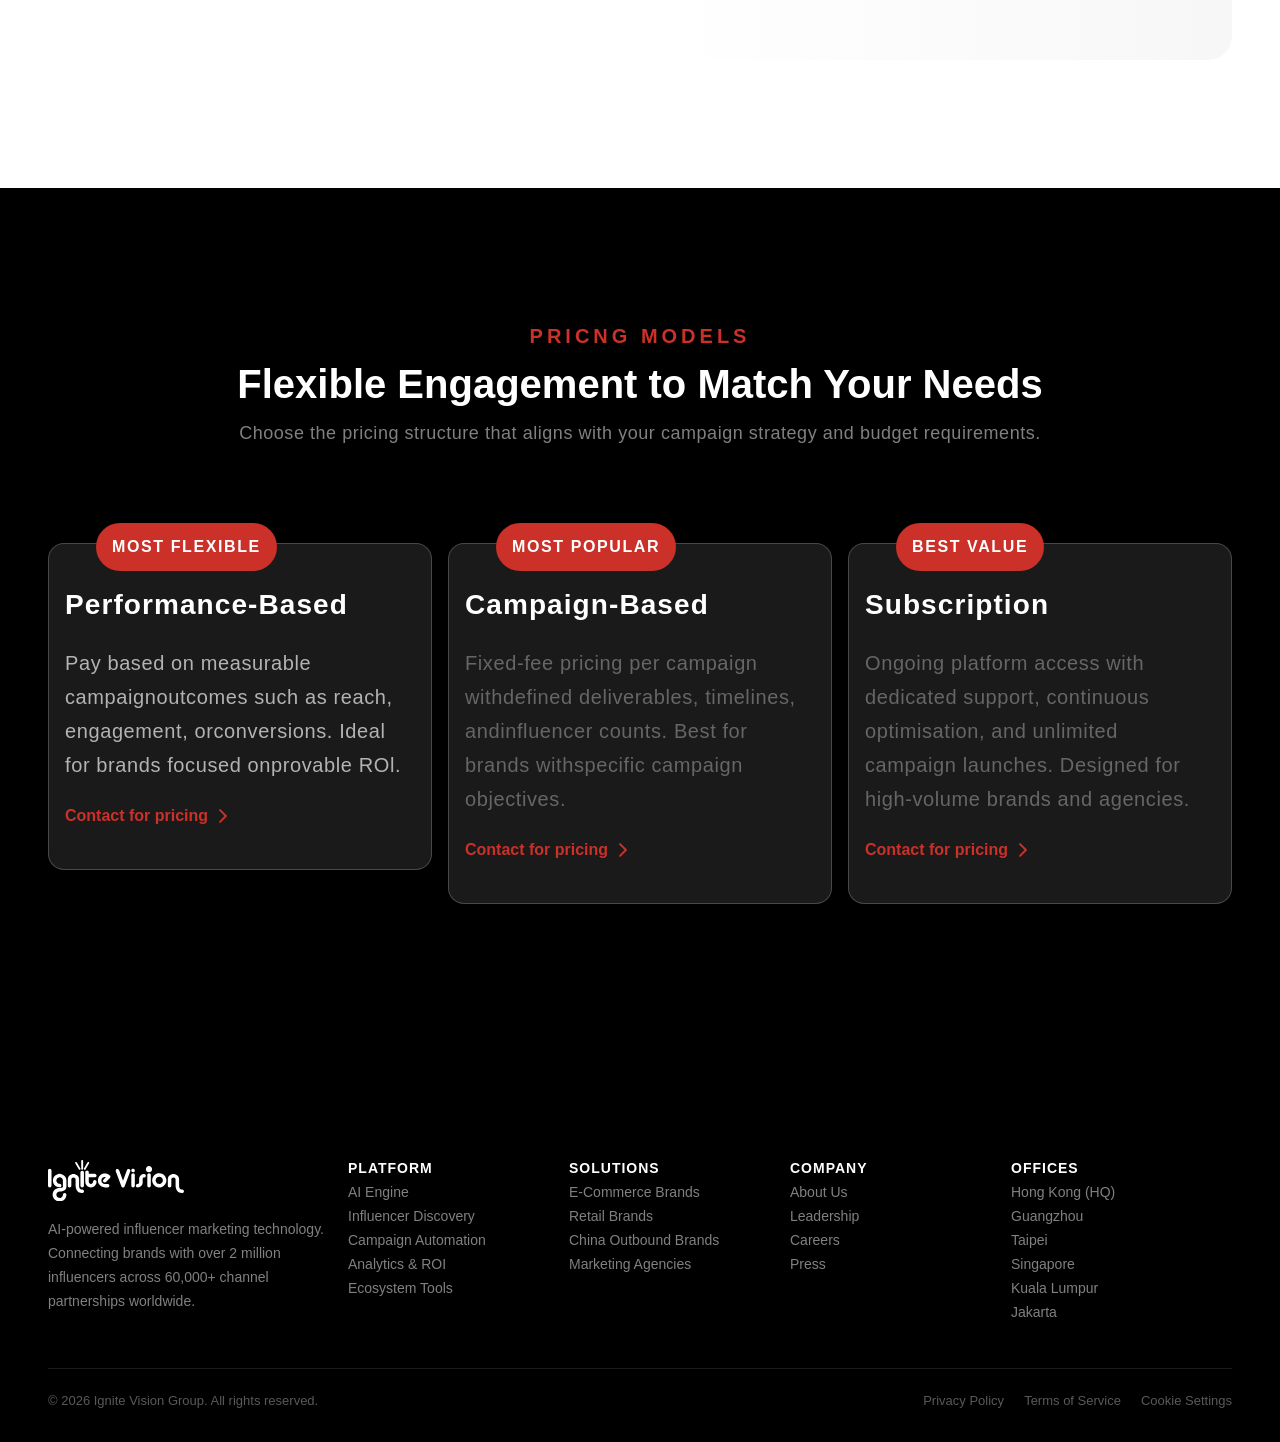
<file: project/solutions 2.html>
<!doctype html><html lang="en"><head><meta charset="utf-8"><meta name="viewport" content="width=device-width,initial-scale=1"><title>Solutions — Ignite Vision</title><link rel="stylesheet" href="home.css"><link rel="stylesheet" href="solutions.css"><link rel="stylesheet" href="scroll-reveal.css"></head><body><a class="skip-link" href="#solutions">Skip to content</a><div class="page"><header class="nav nav-fixed"><nav class="nav-inner" aria-label="Main navigation">
<a class="brand brand-nav" href="home.html#home" aria-label="Ignite Vision Home"><img src="assets/solutions/imgStandardFormat.svg" alt="Ignite Vision"></a>
<button class="menu-toggle" aria-expanded="false" aria-controls="main-menu" type="button"><span class="menu-icon" aria-hidden="true"></span><span class="menu-label">Menu</span></button>
<div class="nav-links" id="main-menu">
<a class="nav-link" href="home.html#home">Home</a><a class="nav-link" href="about.html">About</a><a class="nav-link" href="platform.html">Platform</a><a class="nav-link active" href="solutions.html" aria-current="page">Solutions</a><a class="nav-link" href="home.html#offices">Global</a><span class="nav-link" aria-disabled="true">Careers</span><a class="nav-link" href="home.html#contact">Contact</a>
</div>
</nav></header><main id="solutions"><section class="solutions-hero" data-reveal-exclude><div class="solutions-motion" data-background-preset="solutions-adaptive-dark-v2" data-background-version="2" aria-hidden="true"></div><div class="solutions-width"><div class="solutions-intro"><span class="overline">SOLUTIONS</span><h1>Tailored Solutions for Every Marketing Challenge</h1><p>Whether you are an e-commerce brand scaling influencer campaigns or an agency managing multiple clients, Verocity adapts to your workflow.</p></div></div><div class="solutions-photo"><img src="assets/solutions/imgContainerMargin.png" alt="Team discussing marketing strategy overlooking Hong Kong harbour"></div></section><section class="solution-section" id="solution-1"><div class="solutions-width solution-grid"><div class="solution-copy" data-reveal><div class="section-title"><span class="overline">SOLUTION 01</span><h2>E-Commerce Brands</h2></div><p class="solution-challenge">The Challenge: E-commerce brands need a large number of influencers andpromotion channels to sustain sales velocity, but sourcing and managingthem individually is operationally impossible at scale.</p><p class="solution-description">Verocity&#x27;s Al simultaneously analyses thousands of potential influencer matches against your product category, price point, and target demographic.Automated outreach and campaign management enable you to run hundreds of concurrent influencer partnerships without proportional headcount increases.</p></div><div class="benefits" data-reveal><h3>Key Benefits</h3><ul><li><img src="assets/solutions/imgCheckCircleFill.svg" alt=""><span>Scale from 10 to 500+ concurrent influencer partnerships</span></li><li><img src="assets/solutions/imgCheckCircleFill.svg" alt=""><span>Al-optimised product seeding based on content-performancecorrelation</span></li><li><img src="assets/solutions/imgCheckCircleFill.svg" alt=""><span>Automated UGC collection and rights management workflows</span></li><li><img src="assets/solutions/imgCheckCircleFill.svg" alt=""><span>Real-time sales attribution across all influencer touchpoints</span></li></ul></div></div></section><section class="solution-section" id="solution-2"><div class="solutions-width solution-grid"><div class="solution-copy" data-reveal><div class="section-title"><span class="overline">SOLUTION 02</span><h2>Retail Brands</h2></div><p class="solution-challenge">The Challenge: Retail brands face uncertainty about which influencer sauthentically align with their brand identity, leading to partnerships that feel inauthentic and fail to resonate with target audiences.</p><p class="solution-description">Our Al engine performs deep semantic analysis of both brand values and influencer content to surface creators whose audience demo graphics, content tone, and engagement patterns genuinely align with your brand positioning. Every recommendation comes with a transparent fit score and supporting data.</p></div><div class="benefits" data-reveal><h3>Key Benefits</h3><ul><li><img src="assets/solutions/imgCheckCircleFill.svg" alt=""><span>Brand-value alignment scoring for every influencer recommendation</span></li><li><img src="assets/solutions/imgCheckCircleFill.svg" alt=""><span>Audience overlap analysis to eliminate redundant partnerships</span></li><li><img src="assets/solutions/imgCheckCircleFill.svg" alt=""><span>Competitive intelligence on influencer strategies within your retai category</span></li><li><img src="assets/solutions/imgCheckCircleFill.svg" alt=""><span>Seasonal campaign planning with predictive demand modelling</span></li></ul></div></div></section><section class="solution-section" id="solution-3"><div class="solutions-width solution-grid"><div class="solution-copy" data-reveal><div class="section-title"><span class="overline">SOLUTION 03</span><h2>China Outbound Brands</h2></div><p class="solution-challenge">The Challenge: Chinese brands expanding overseas encounter fragmented local influencer ecosystems, cross-cultural communication barriers, and a lack of trusted local partners to execute campaigns effectively.</p><p class="solution-description">With offices in Hong Kong, Guangzhou, Taipei, Singapore, Kuala Lumpur, andJakarta, Verocity provides on-the-ground market intelligence and local influencer networks in every major APAC market. Our platform bridges the cultural and operational gap with multilingual Al capabilities and regional expertise.</p></div><div class="benefits" data-reveal><h3>Key Benefits</h3><ul><li><img src="assets/solutions/imgCheckCircleFill.svg" alt=""><span>Pre-vetted influencer networks in ot APAC markets</span></li><li><img src="assets/solutions/imgCheckCircleFill.svg" alt=""><span>Cross-platform management covering both Chinese and international social media</span></li><li><img src="assets/solutions/imgCheckCircleFill.svg" alt=""><span>Local market compliance and regulatory guidance</span></li><li><img src="assets/solutions/imgCheckCircleFill.svg" alt=""><span>Bilingual campaign management and cultural adaptation support</span></li></ul></div></div></section><section class="solution-section" id="solution-4"><div class="solutions-width solution-grid"><div class="solution-copy" data-reveal><div class="section-title"><span class="overline">SOLUTION 04</span><h2>Marketing Agencies</h2></div><p class="solution-challenge">The Challenge: Agencies operate under tight deadlines for client proposals and campaign launches, needing tools that compress weeks of research and manual outreach into hours without sacrificing quality.</p><p class="solution-description">Verocity&#x27;s proposal generator creates data-backed influencer recommendations and budget models in minutes. Multi-client dashboards, white-label reporting, and automated workflows enable agencies to manage more clients with existing teams while delivering superior results.</p></div><div class="benefits" data-reveal><h3>Key Benefits</h3><ul><li><img src="assets/solutions/imgCheckCircleFill.svg" alt=""><span>Generate client-ready proposals with Al shortlisting in under 10minutes</span></li><li><img src="assets/solutions/imgCheckCircleFill.svg" alt=""><span>Multi-client workspace with unified reporting and billing</span></li><li><img src="assets/solutions/imgCheckCircleFill.svg" alt=""><span>White-label analytics dashboards for client-facing presentations</span></li><li><img src="assets/solutions/imgCheckCircleFill.svg" alt=""><span>Automated contract and payment workflows across all influencer engagements</span></li></ul></div></div></section><section class="pricing"><div class="solutions-width"><div class="section-title" data-reveal><span class="overline">PRICNG MODELS</span><h2>Flexible Engagement to Match Your Needs</h2><p>Choose the pricing structure that aligns with your campaign strategy and budget requirements.</p></div><div class="pricing-grid"><article data-reveal><span class="pricing-badge">Most Flexible</span><h3>Performance-Based</h3><p>Pay based on measurable campaignoutcomes such as reach, engagement, orconversions. Ideal for brands focused onprovable ROl.</p><a href="home.html#contact">Contact for pricing<img src="assets/solutions/imgArrowRight.svg" alt=""></a></article><article data-reveal><span class="pricing-badge">Most Popular</span><h3>Campaign-Based</h3><p>Fixed-fee pricing per campaign withdefined deliverables, timelines, andinfluencer counts. Best for brands withspecific campaign objectives.</p><a href="home.html#contact">Contact for pricing<img src="assets/solutions/imgArrowRight.svg" alt=""></a></article><article data-reveal><span class="pricing-badge">Best Value</span><h3>Subscription</h3><p>Ongoing platform access with dedicated support, continuous optimisation, and unlimited campaign launches. Designed for high-volume brands and agencies.</p><a href="home.html#contact">Contact for pricing<img src="assets/solutions/imgArrowRight.svg" alt=""></a></article></div></div></section></main><footer class="footer" id="company"><div class="footer-inner">
    <div class="footer-grid">
      <div class="footer-brand"><a class="brand brand-footer" href="home.html#home" aria-label="Ignite Vision Home"><img src="assets/solutions/imgStandardFormat1.svg" alt="Ignite Vision"></a><p>AI-powered influencer marketing technology. Connecting brands with over 2 million influencers across 60,000+ channel partnerships worldwide.</p></div>
      <div class="footer-col"><h4>Platform</h4><span class="footer-item">AI Engine</span><span class="footer-item">Influencer Discovery</span><span class="footer-item">Campaign Automation</span><span class="footer-item">Analytics &amp; ROI</span><span class="footer-item">Ecosystem Tools</span></div>
      <div class="footer-col"><h4>Solutions</h4><span class="footer-item">E-Commerce Brands</span><span class="footer-item">Retail Brands</span><span class="footer-item">China Outbound Brands</span><span class="footer-item">Marketing Agencies</span></div>
      <div class="footer-col"><h4>Company</h4><span class="footer-item">About Us</span><span class="footer-item">Leadership</span><span class="footer-item">Careers</span><span class="footer-item">Press</span></div>
      <div class="footer-col" id="offices"><h4>Offices</h4><span class="footer-item">Hong Kong (HQ)</span><span class="footer-item">Guangzhou</span><span class="footer-item">Taipei</span><span class="footer-item">Singapore</span><span class="footer-item">Kuala Lumpur</span><span class="footer-item">Jakarta</span></div>
    </div>
    <div class="footer-bottom"><p>&copy; 2026 Ignite Vision Group. All rights reserved.</p><div class="footer-bottom-links"><span class="footer-item">Privacy Policy</span><span class="footer-item">Terms of Service</span><span class="footer-item">Cookie Settings</span></div></div>
  </div></footer></div><script src="solutions-backgrounds.js" defer></script><script src="solutions.js" defer></script><script src="scroll-reveal.js" defer></script></body></html>
</file>
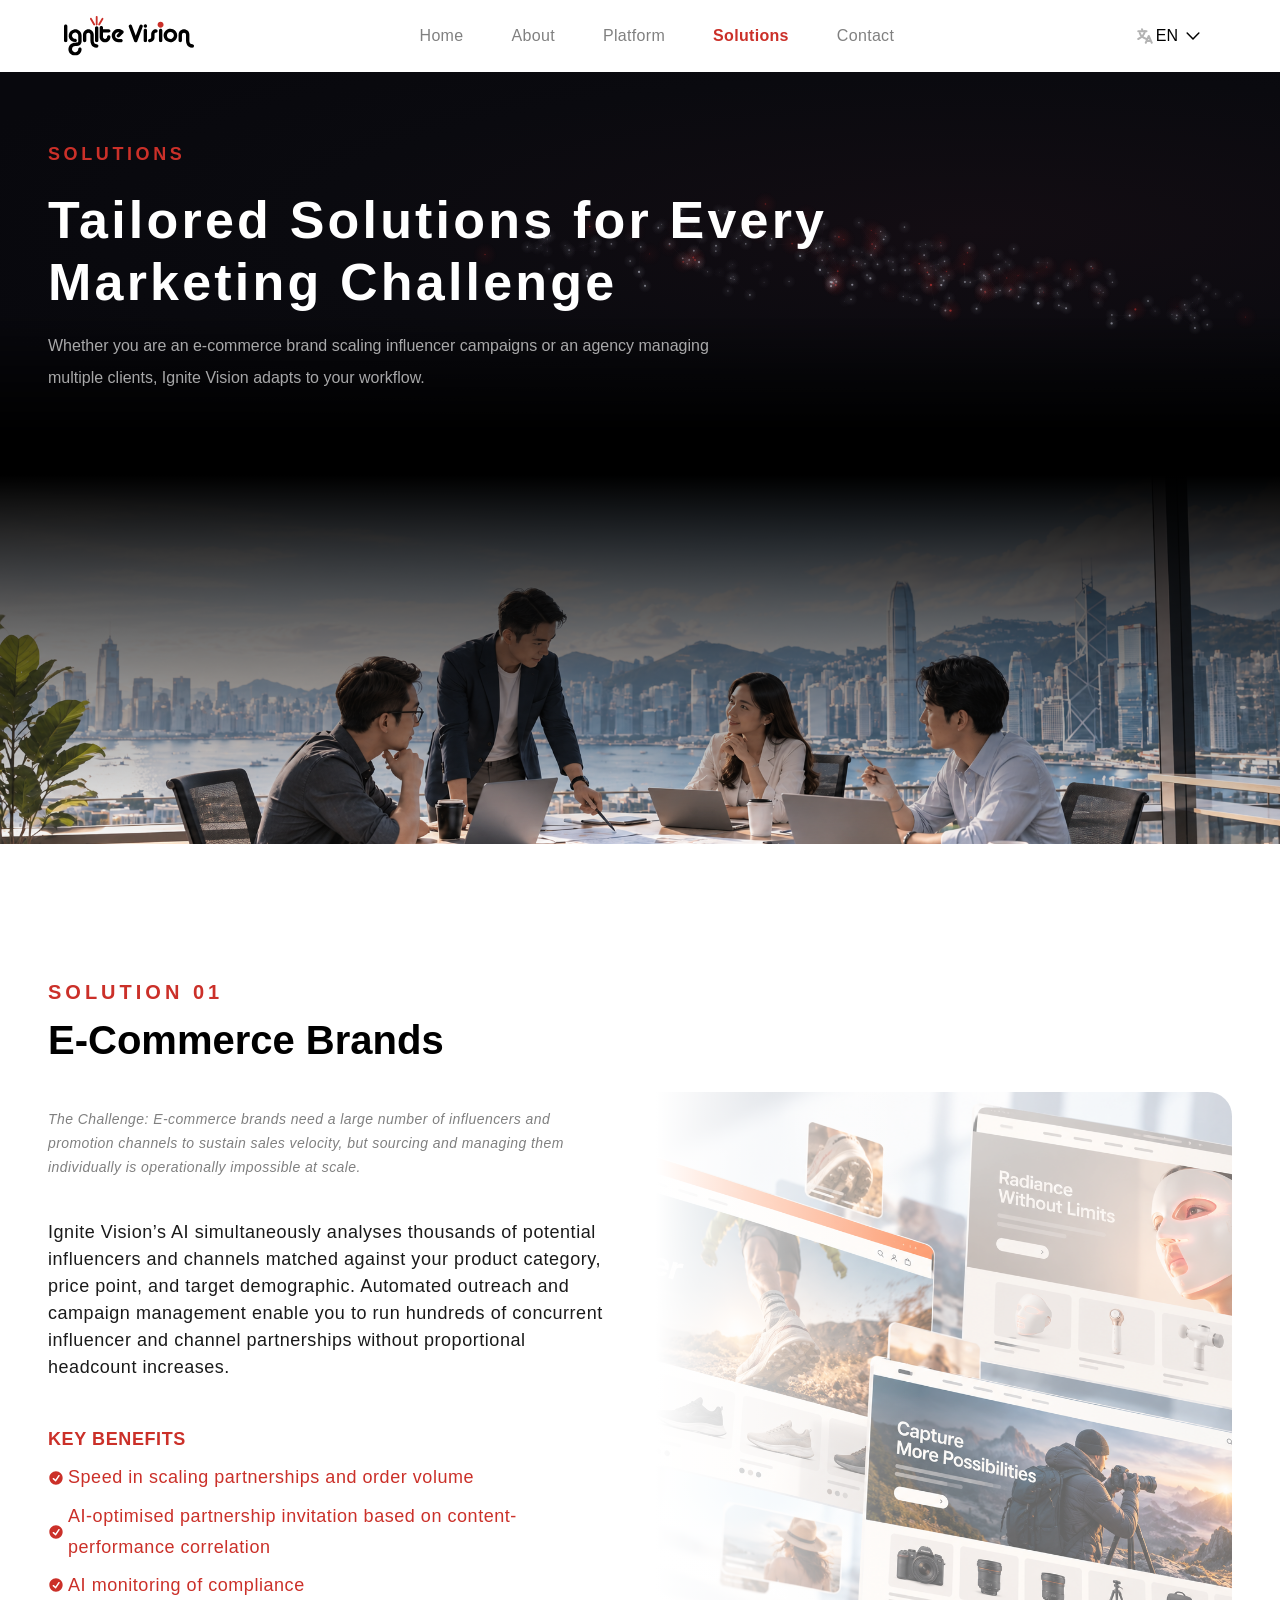
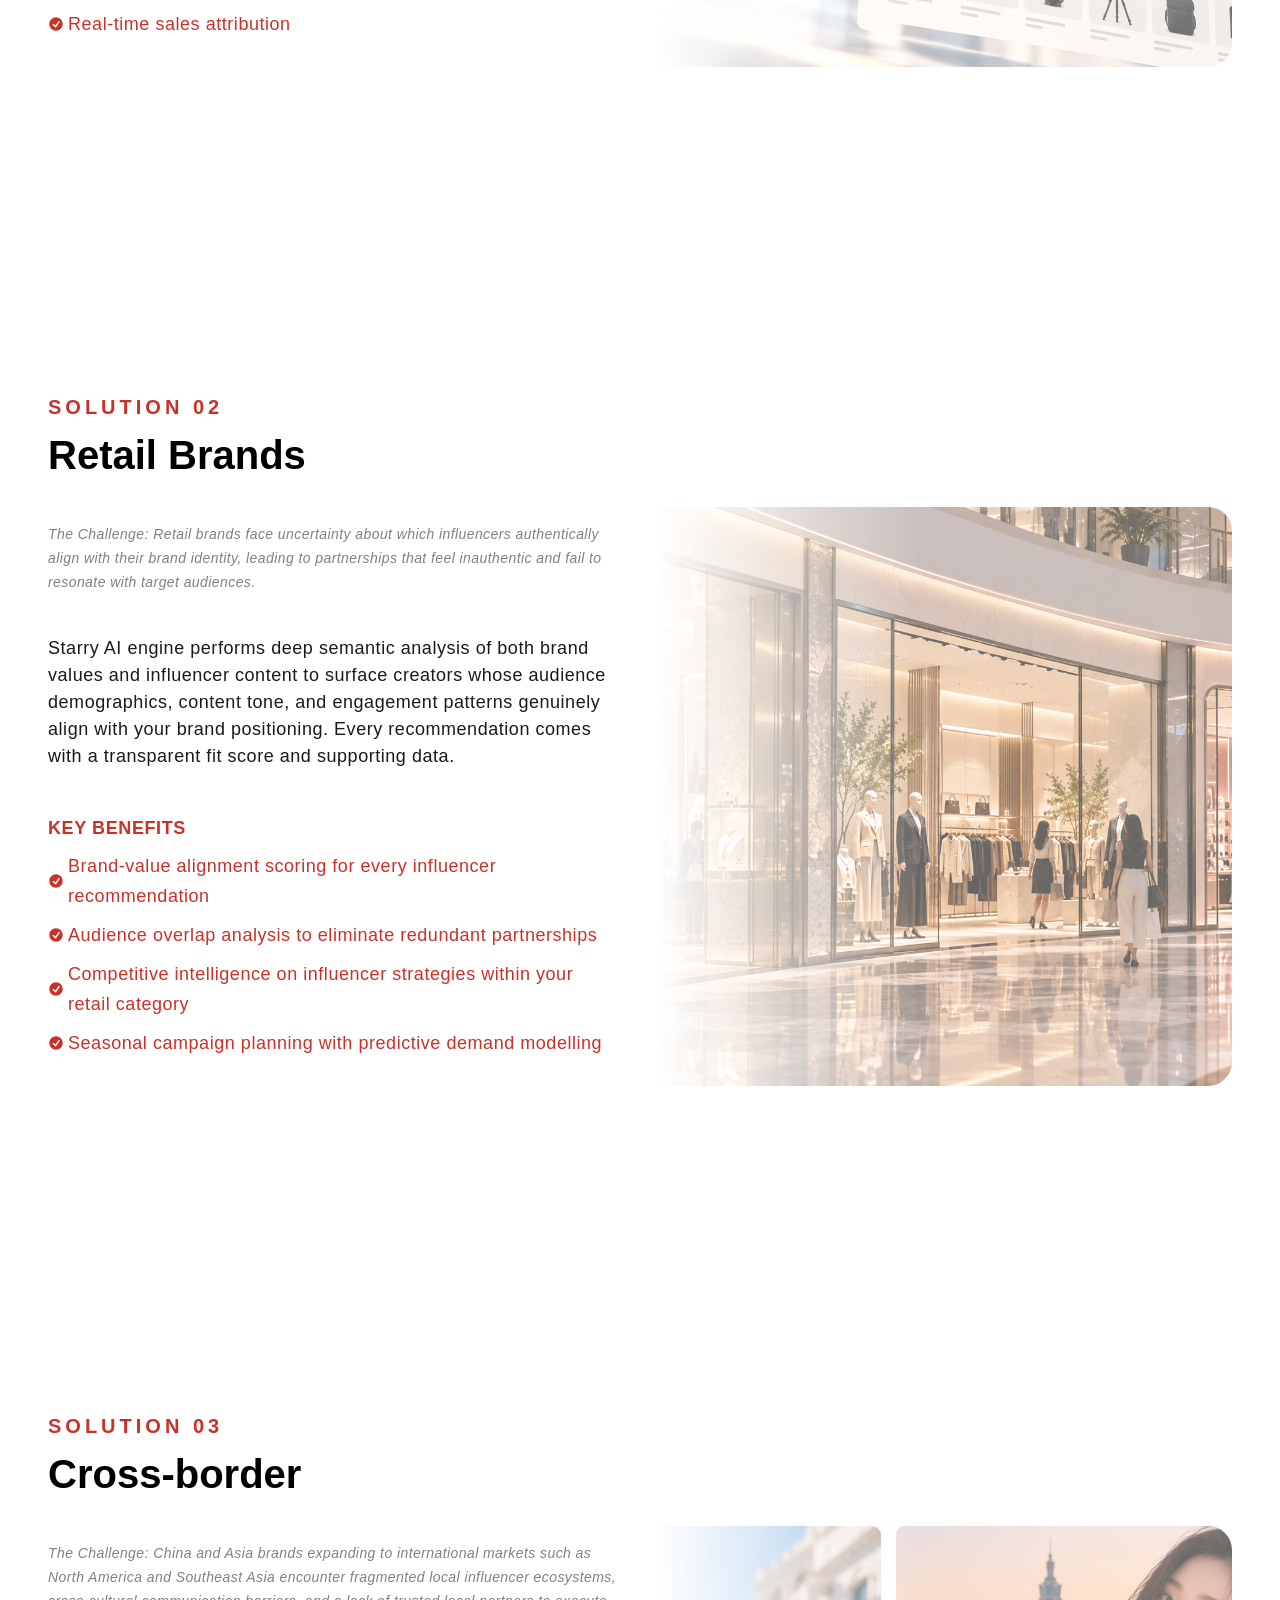
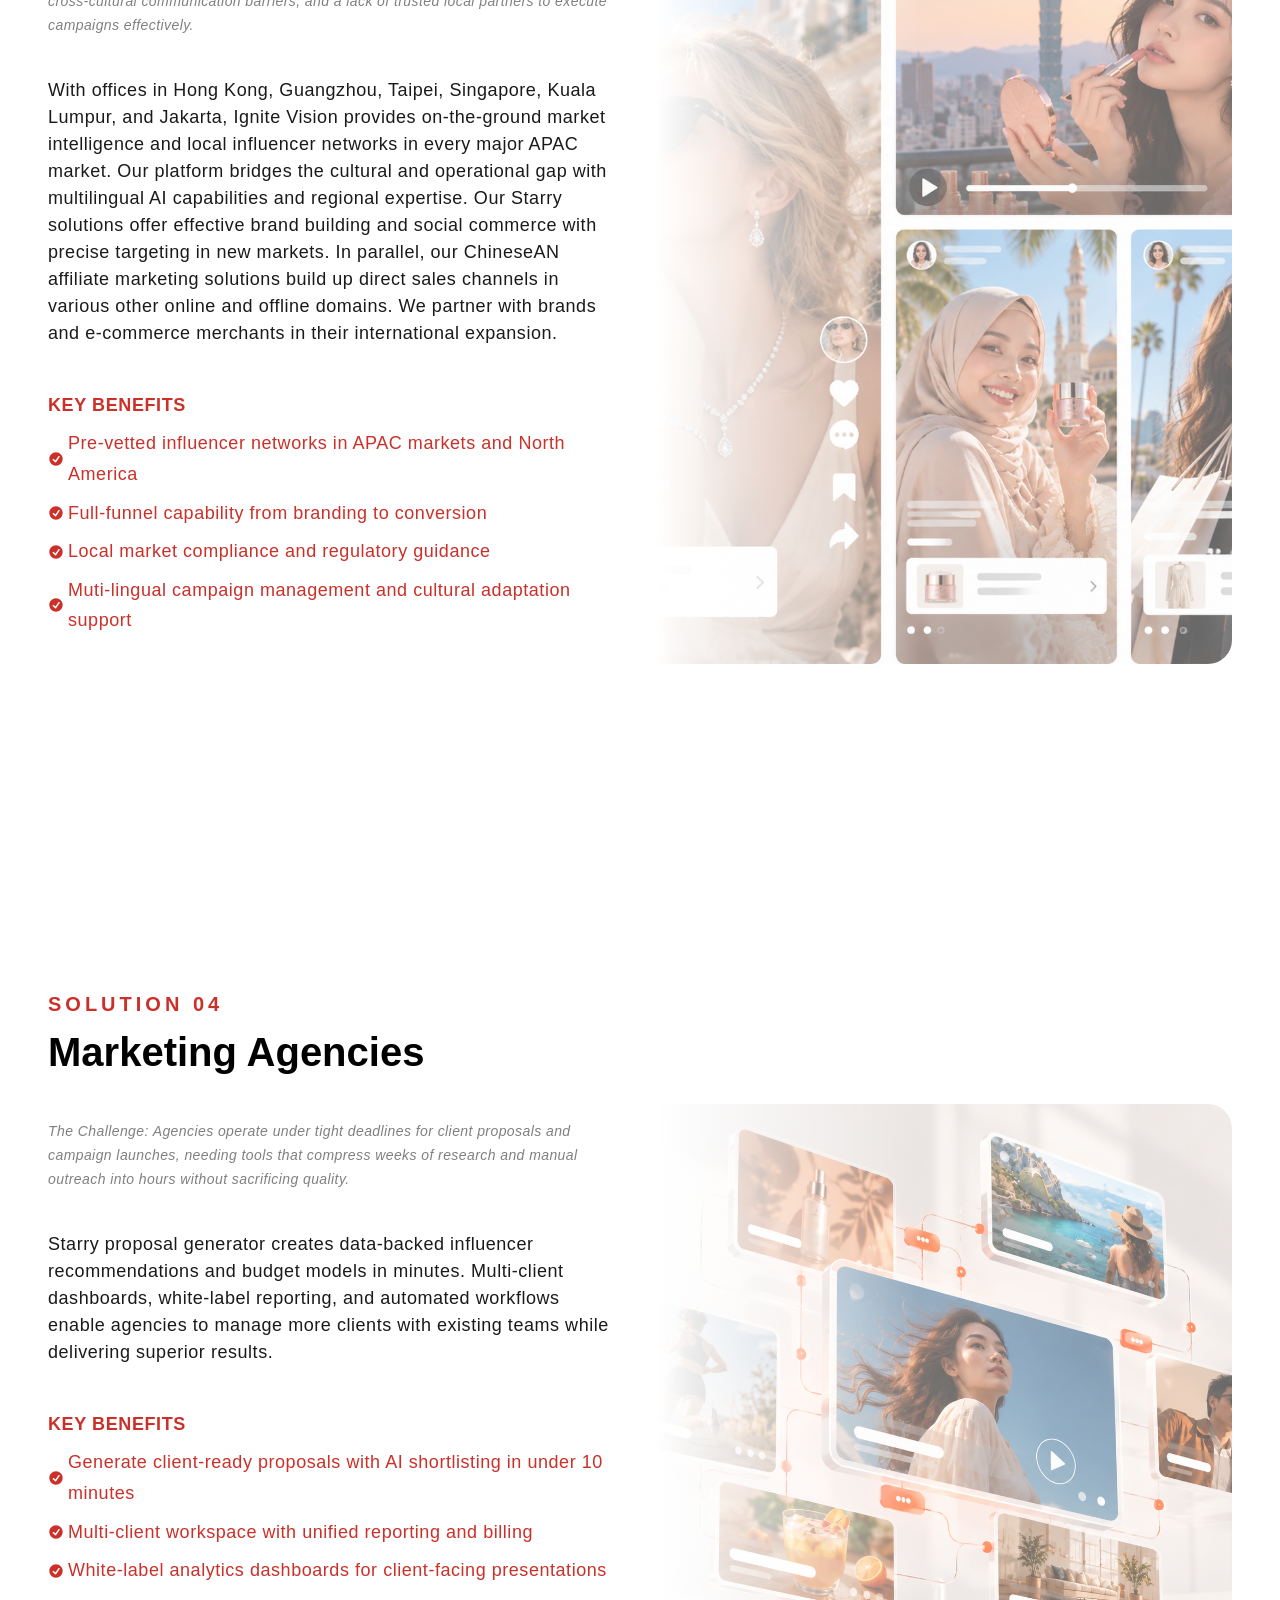
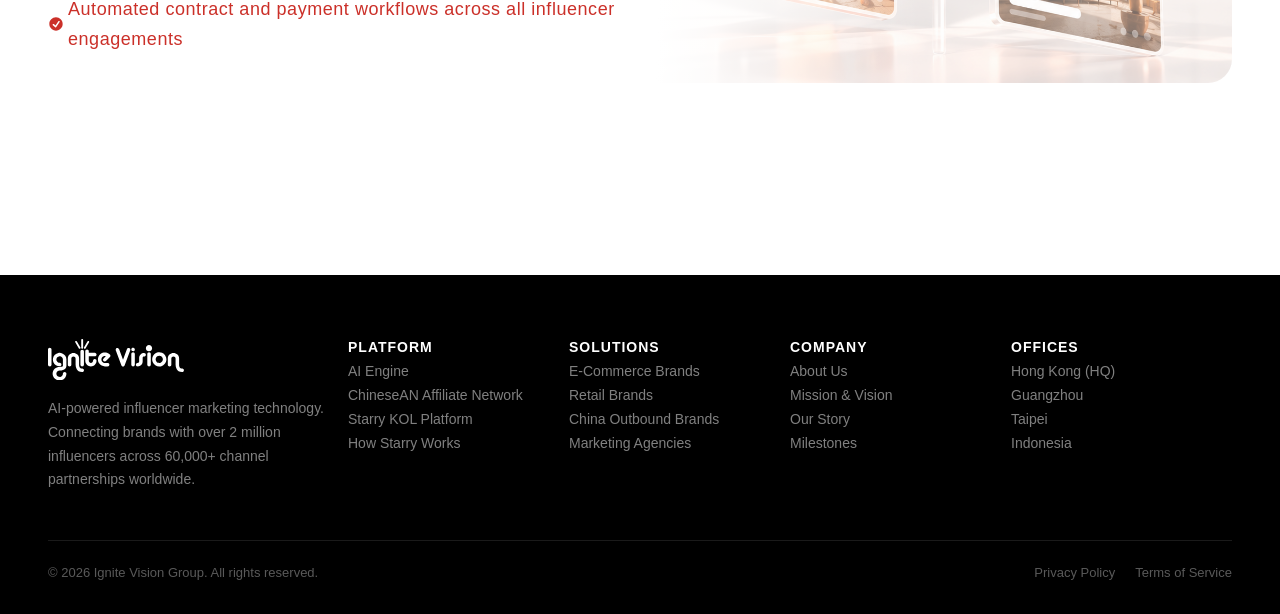
<file: project/solutions.html>
<!doctype html><html lang="en"><head><meta charset="utf-8"><meta name="viewport" content="width=device-width,initial-scale=1"><title>Solutions — Ignite Vision</title><link rel="stylesheet" href="home.css"><link rel="stylesheet" href="solutions.css"><link rel="stylesheet" href="scroll-reveal.css"><link rel="stylesheet" href="language.css"></head><body><a class="skip-link" href="#solutions">Skip to content</a><div class="page"><header class="nav nav-fixed"><nav class="nav-inner" aria-label="Main navigation">
<a class="brand brand-nav" href="home.html#home" aria-label="Ignite Vision Home"><img src="assets/revision-20261009/solutions/imgStandardFormat.svg" alt="Ignite Vision"></a>
<button class="menu-toggle" aria-expanded="false" aria-controls="main-menu" type="button"><span class="menu-icon" aria-hidden="true"></span><span class="menu-label">Menu</span></button>
<div class="nav-links" id="main-menu">
<a class="nav-link" href="home.html#home">Home</a><a class="nav-link" href="about.html">About</a><a class="nav-link" href="platform.html">Platform</a><a class="nav-link active" href="solutions.html" aria-current="page">Solutions</a><a class="nav-link" href="contact.html">Contact</a>
</div>
</nav></header><main id="solutions"><section class="solutions-hero" data-reveal-exclude><div class="solutions-motion" data-background-preset="solutions-adaptive-dark-v2" data-background-version="2" aria-hidden="true"></div><div class="solutions-width"><div class="solutions-intro"><span class="overline">SOLUTIONS</span><h1>Tailored Solutions for Every Marketing Challenge</h1><p>Whether you are an e-commerce brand scaling influencer campaigns or an agency managing multiple clients, Ignite Vision adapts to your workflow.</p></div></div><div class="solutions-photo"><img src="assets/solutions/hero-proportions-corrected-v1.png" alt="Team discussing marketing strategy overlooking Hong Kong harbour"></div></section><section class="solution-section" id="solution-1"><div class="solutions-width solution-layout"><div class="section-title" data-reveal><span class="overline">SOLUTION 01</span><h2>E-Commerce Brands</h2></div><div class="solution-grid"><div class="solution-copy" data-reveal><p class="solution-challenge"><strong>The Challenge:</strong> E-commerce brands need a large number of influencers and promotion channels to sustain sales velocity, but sourcing and managing them individually is operationally impossible at scale.</p><p class="solution-description">Ignite Vision’s AI simultaneously analyses thousands of potential influencers and channels matched against your product category, price point, and target demographic. Automated outreach and campaign management enable you to run hundreds of concurrent influencer and channel partnerships without proportional headcount increases.</p><div class="benefits"><h3>Key Benefits</h3><ul><li><img src="assets/solutions/imgCheckCircleFill.svg" alt=""><span>Speed in scaling partnerships and order volume</span></li><li><img src="assets/solutions/imgCheckCircleFill.svg" alt=""><span>AI-optimised partnership invitation based on content-performance correlation</span></li><li><img src="assets/solutions/imgCheckCircleFill.svg" alt=""><span>AI monitoring of compliance</span></li><li><img src="assets/solutions/imgCheckCircleFill.svg" alt=""><span>Real-time sales attribution</span></li></ul></div></div><div class="solution-visual" aria-hidden="true" data-reveal><img src="assets/solutions-20261017/ecommerce.png" width="1536" height="1024" alt="" loading="lazy"></div></div></div></section><section class="solution-section" id="solution-2"><div class="solutions-width solution-layout"><div class="section-title" data-reveal><span class="overline">SOLUTION 02</span><h2>Retail Brands</h2></div><div class="solution-grid"><div class="solution-copy" data-reveal><p class="solution-challenge"><strong>The Challenge:</strong> Retail brands face uncertainty about which influencers authentically align with their brand identity, leading to partnerships that feel inauthentic and fail to resonate with target audiences.</p><p class="solution-description">Starry AI engine performs deep semantic analysis of both brand values and influencer content to surface creators whose audience demographics, content tone, and engagement patterns genuinely align with your brand positioning. Every recommendation comes with a transparent fit score and supporting data.</p><div class="benefits"><h3>Key Benefits</h3><ul><li><img src="assets/solutions/imgCheckCircleFill.svg" alt=""><span>Brand-value alignment scoring for every influencer recommendation</span></li><li><img src="assets/solutions/imgCheckCircleFill.svg" alt=""><span>Audience overlap analysis to eliminate redundant partnerships</span></li><li><img src="assets/solutions/imgCheckCircleFill.svg" alt=""><span>Competitive intelligence on influencer strategies within your retail category</span></li><li><img src="assets/solutions/imgCheckCircleFill.svg" alt=""><span>Seasonal campaign planning with predictive demand modelling</span></li></ul></div></div><div class="solution-visual" aria-hidden="true" data-reveal><img src="assets/solutions-20261019/retail.png" width="1672" height="941" alt="" loading="lazy"></div></div></div></section><section class="solution-section" id="solution-3"><div class="solutions-width solution-layout"><div class="section-title" data-reveal><span class="overline">SOLUTION 03</span><h2>Cross-border</h2></div><div class="solution-grid"><div class="solution-copy" data-reveal><p class="solution-challenge"><strong>The Challenge:</strong> China and Asia brands expanding to international markets such as North America and Southeast Asia encounter fragmented local influencer ecosystems, cross-cultural communication barriers, and a lack of trusted local partners to execute campaigns effectively.</p><p class="solution-description">With offices in Hong Kong, Guangzhou, Taipei, Singapore, Kuala Lumpur, and Jakarta, Ignite Vision provides on-the-ground market intelligence and local influencer networks in every major APAC market. Our platform bridges the cultural and operational gap with multilingual AI capabilities and regional expertise. Our Starry solutions offer effective brand building and social commerce with precise targeting in new markets. In parallel, our ChineseAN affiliate marketing solutions build up direct sales channels in various other online and offline domains. We partner with brands and e-commerce merchants in their international expansion.</p><div class="benefits"><h3>Key Benefits</h3><ul><li><img src="assets/solutions/imgCheckCircleFill.svg" alt=""><span>Pre-vetted influencer networks in APAC markets and North America</span></li><li><img src="assets/solutions/imgCheckCircleFill.svg" alt=""><span>Full-funnel capability from branding to conversion</span></li><li><img src="assets/solutions/imgCheckCircleFill.svg" alt=""><span>Local market compliance and regulatory guidance</span></li><li><img src="assets/solutions/imgCheckCircleFill.svg" alt=""><span>Muti-lingual campaign management and cultural adaptation support</span></li></ul></div></div><div class="solution-visual" aria-hidden="true" data-reveal><img src="assets/solutions-20261020/cross-border.png" width="1447" height="1087" alt="" loading="lazy"></div></div></div></section><section class="solution-section" id="solution-4"><div class="solutions-width solution-layout"><div class="section-title" data-reveal><span class="overline">SOLUTION 04</span><h2>Marketing Agencies</h2></div><div class="solution-grid"><div class="solution-copy" data-reveal><p class="solution-challenge"><strong>The Challenge:</strong> Agencies operate under tight deadlines for client proposals and campaign launches, needing tools that compress weeks of research and manual outreach into hours without sacrificing quality.</p><p class="solution-description">Starry proposal generator creates data-backed influencer recommendations and budget models in minutes. Multi-client dashboards, white-label reporting, and automated workflows enable agencies to manage more clients with existing teams while delivering superior results.</p><div class="benefits"><h3>Key Benefits</h3><ul><li><img src="assets/solutions/imgCheckCircleFill.svg" alt=""><span>Generate client-ready proposals with AI shortlisting in under 10 minutes</span></li><li><img src="assets/solutions/imgCheckCircleFill.svg" alt=""><span>Multi-client workspace with unified reporting and billing</span></li><li><img src="assets/solutions/imgCheckCircleFill.svg" alt=""><span>White-label analytics dashboards for client-facing presentations</span></li><li><img src="assets/solutions/imgCheckCircleFill.svg" alt=""><span>Automated contract and payment workflows across all influencer engagements</span></li></ul></div></div><div class="solution-visual" aria-hidden="true" data-reveal><img src="assets/solutions-20261017/agencies.png" width="1448" height="1086" alt="" loading="lazy"></div></div></div></section></main><footer class="footer" id="company"><div class="footer-inner">
    <div class="footer-grid">
      <div class="footer-brand"><a class="brand brand-footer" href="home.html#home" aria-label="Ignite Vision Home"><img src="assets/footer-20261125/logo.svg" alt="Ignite Vision"></a><p>AI-powered influencer marketing technology. Connecting brands with over 2 million influencers across 60,000+ channel partnerships worldwide.</p></div>
      <div class="footer-col"><h4>Platform</h4><a class="footer-item" href="platform.html#ai-engine">AI Engine</a><a class="footer-item" href="platform.html#sub-platforms">ChineseAN Affiliate Network</a><a class="footer-item" href="platform.html#capabilities">Starry KOL Platform</a><a class="footer-item" href="platform.html#how-it-works">How Starry Works</a></div>
      <div class="footer-col"><h4>Solutions</h4><a class="footer-item" href="solutions.html#solution-1">E-Commerce Brands</a><a class="footer-item" href="solutions.html#solution-2">Retail Brands</a><a class="footer-item" href="solutions.html#solution-3">China Outbound Brands</a><a class="footer-item" href="solutions.html#solution-4">Marketing Agencies</a></div>
      <div class="footer-col"><h4>Company</h4><a class="footer-item" href="about.html">About Us</a><a class="footer-item" href="about.html#mission-vision">Mission &amp; Vision</a><a class="footer-item" href="about.html#our-story">Our Story</a><a class="footer-item" href="about.html#journey">Milestones</a></div>
      <div class="footer-col" id="offices"><h4>Offices</h4><a class="footer-item" href="contact.html#office-hong-kong">Hong Kong (HQ)</a><a class="footer-item" href="contact.html#office-guangzhou">Guangzhou</a><a class="footer-item" href="contact.html#office-taipei">Taipei</a><a class="footer-item" href="contact.html#office-jakarta">Indonesia</a></div>
    </div>
    <div class="footer-bottom"><p>&copy; 2026 Ignite Vision Group. All rights reserved.</p><div class="footer-bottom-links"><a class="footer-item" href="privacy.html">Privacy Policy</a><a class="footer-item" href="terms.html">Terms of Service</a></div></div>
  </div></footer></div><script src="solutions-backgrounds.js" defer></script><script src="solutions.js" defer></script><script src="scroll-reveal.js" defer></script><script src="translations-zh.js"></script><script src="language.js"></script></body></html>
</file>
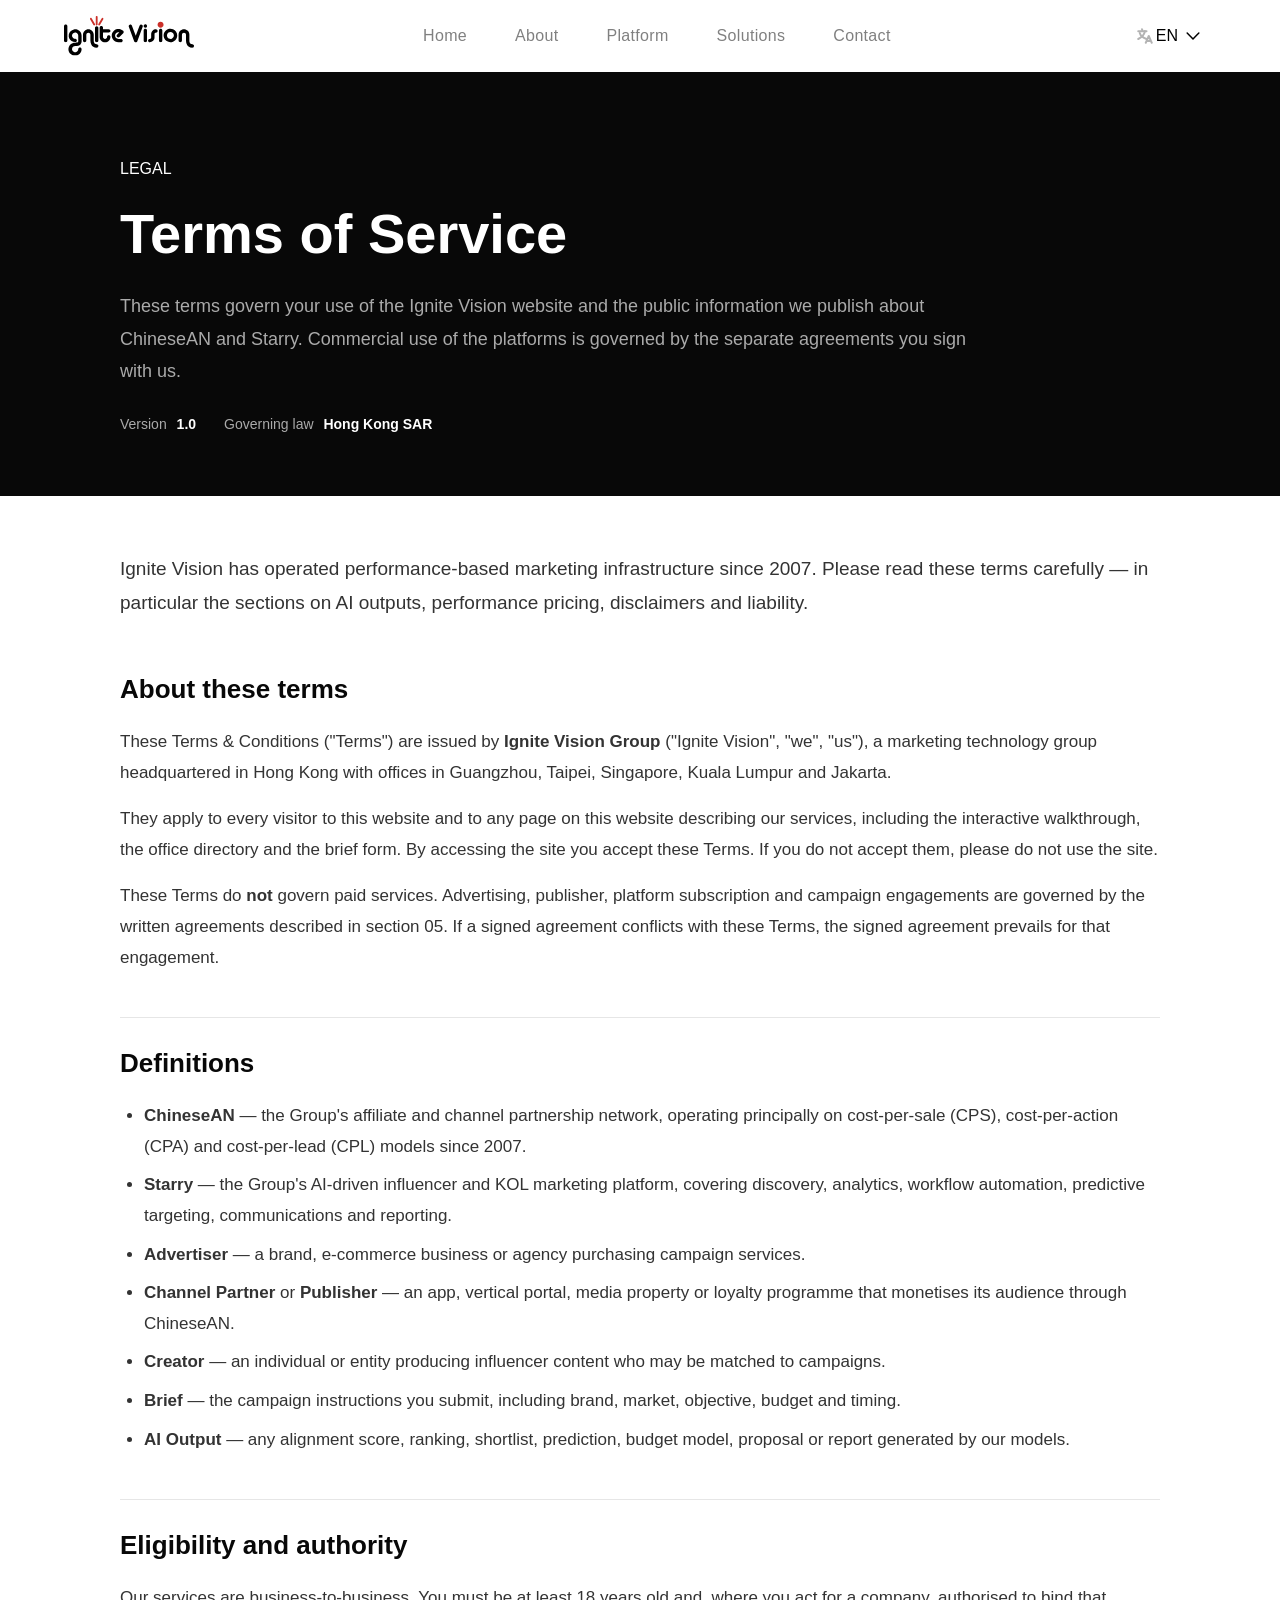
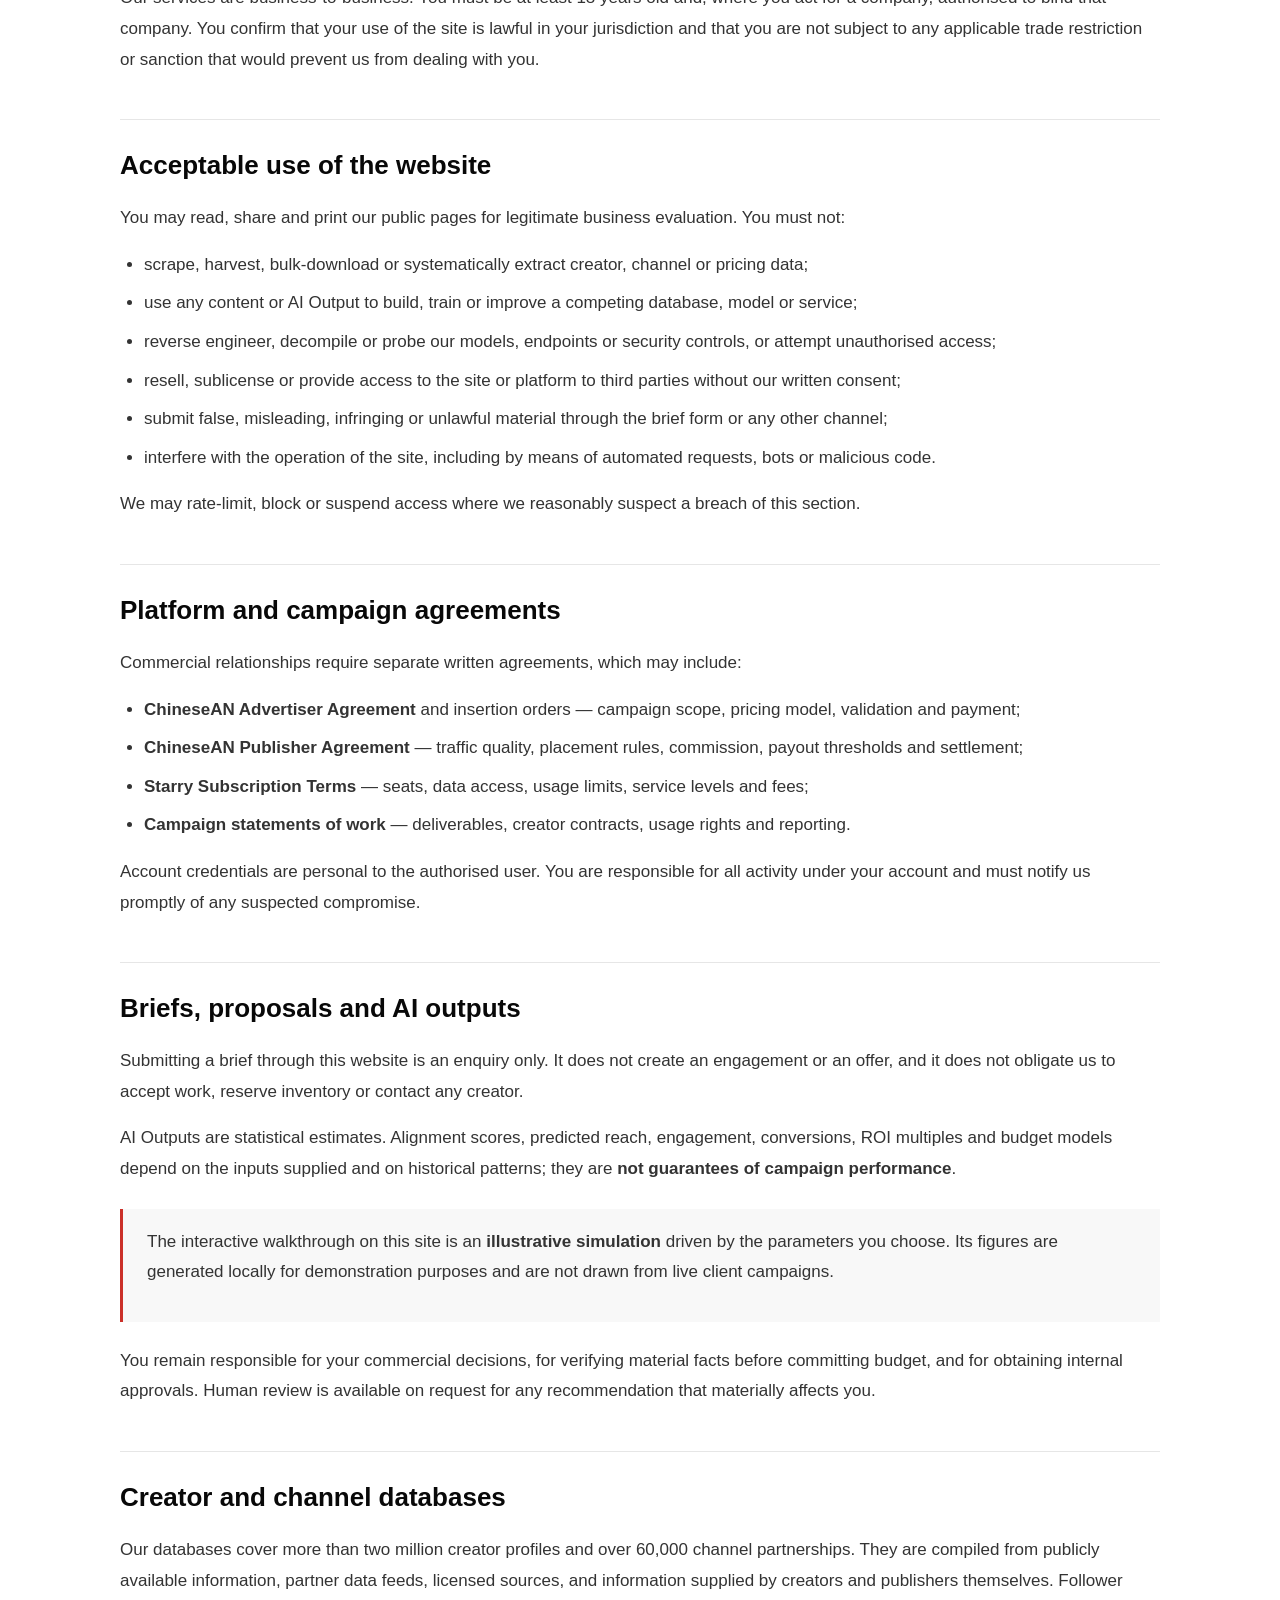
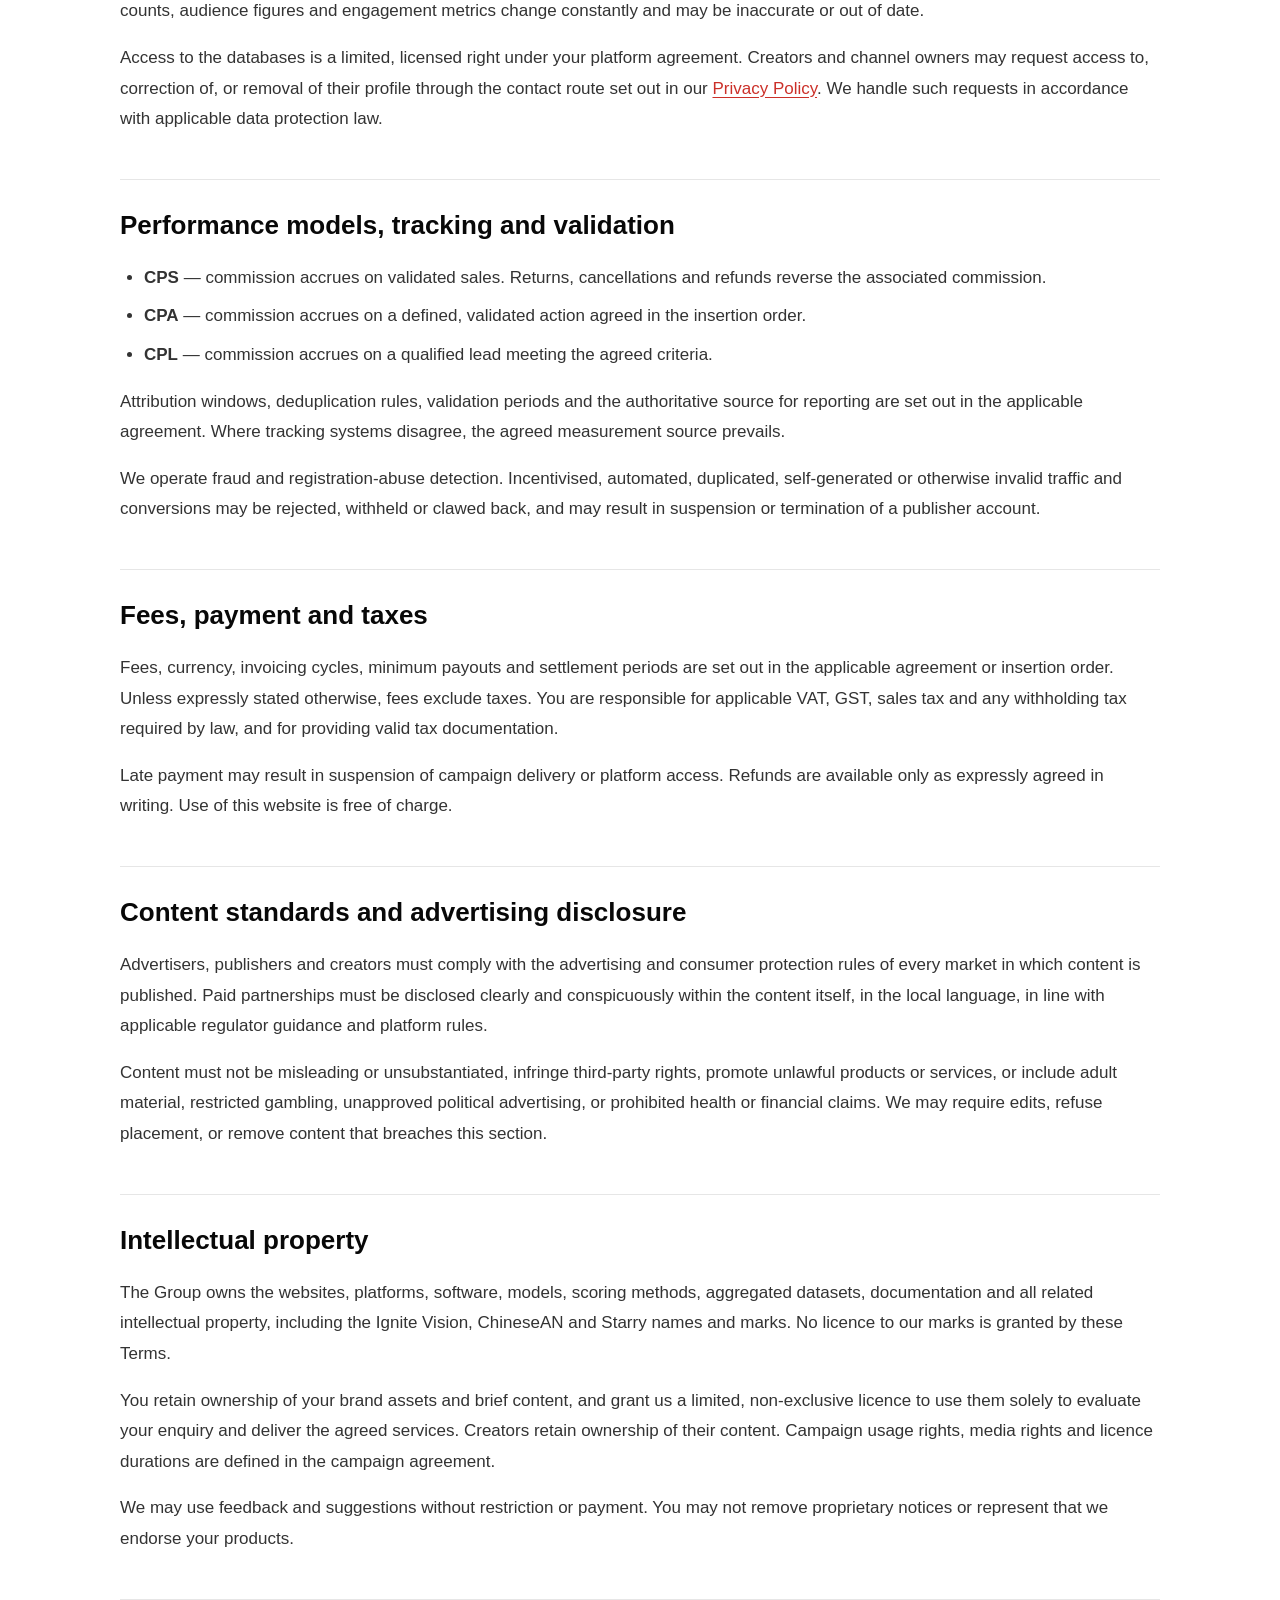
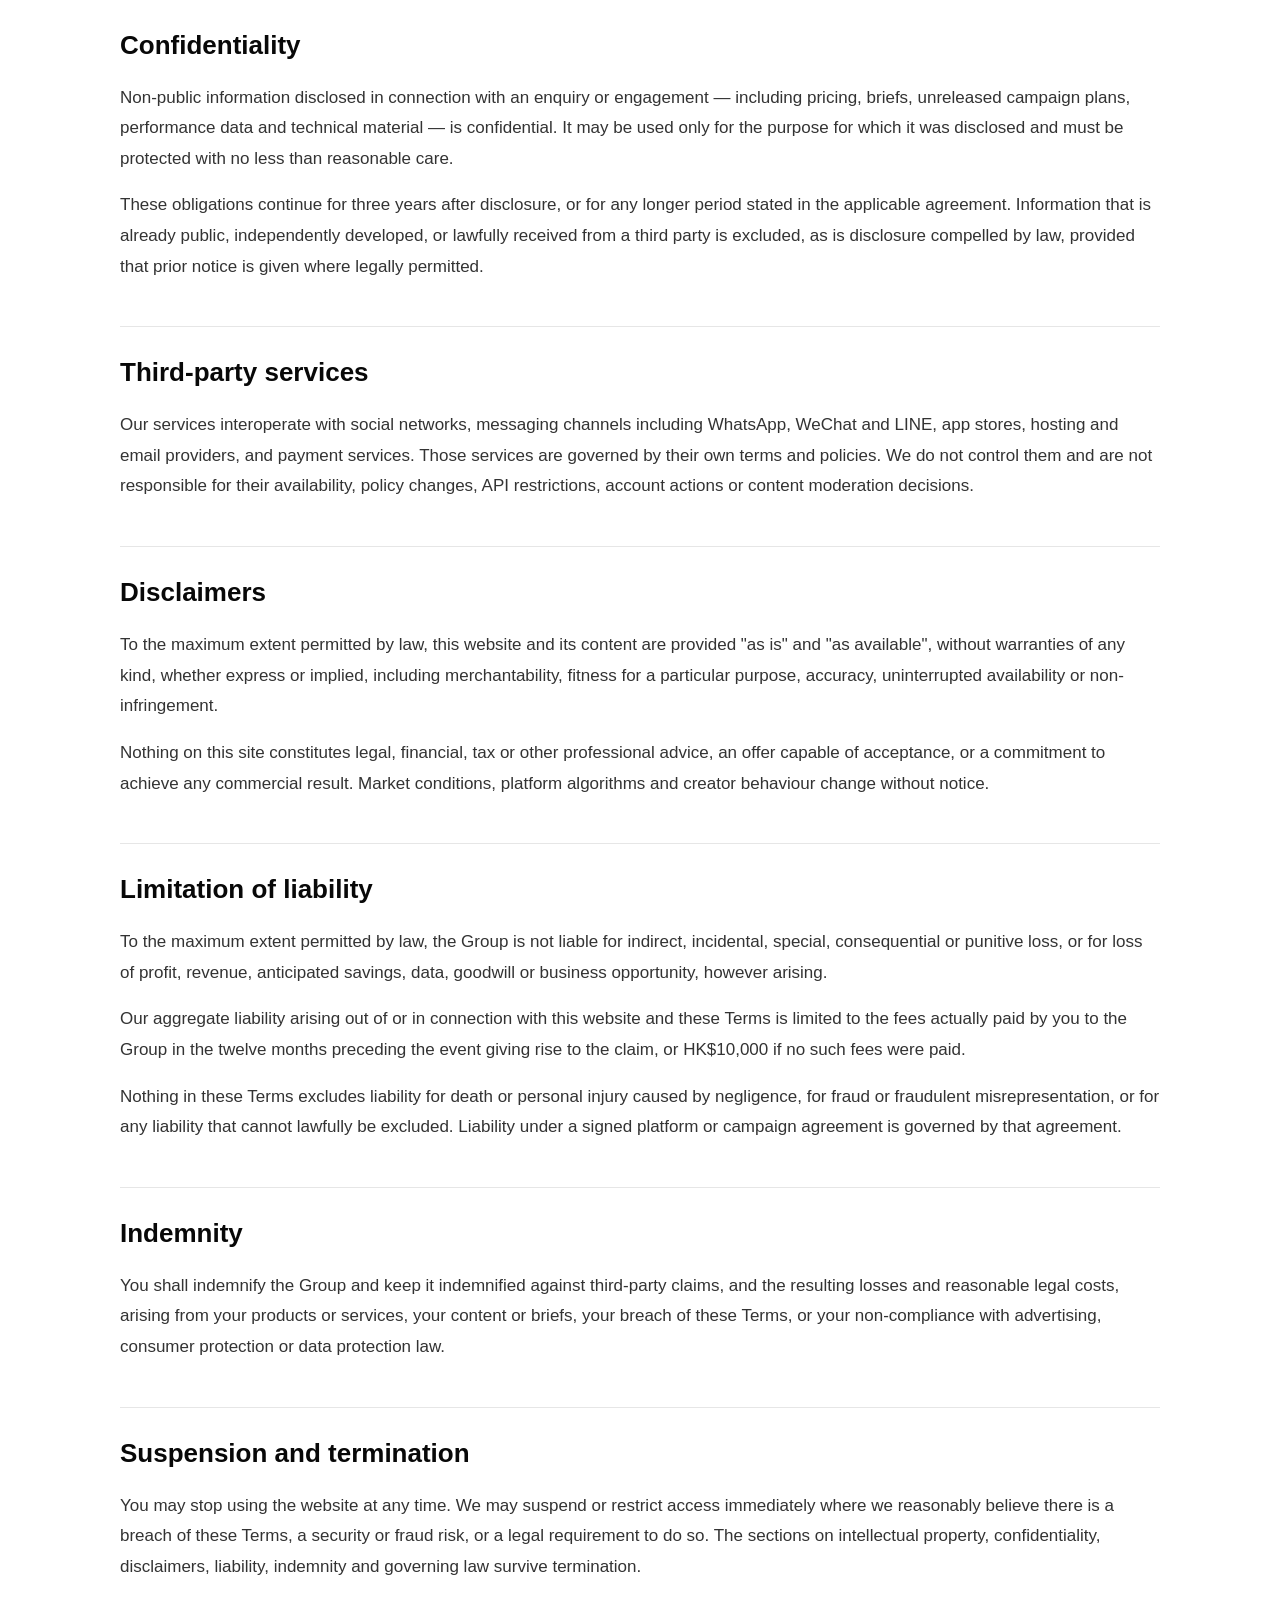
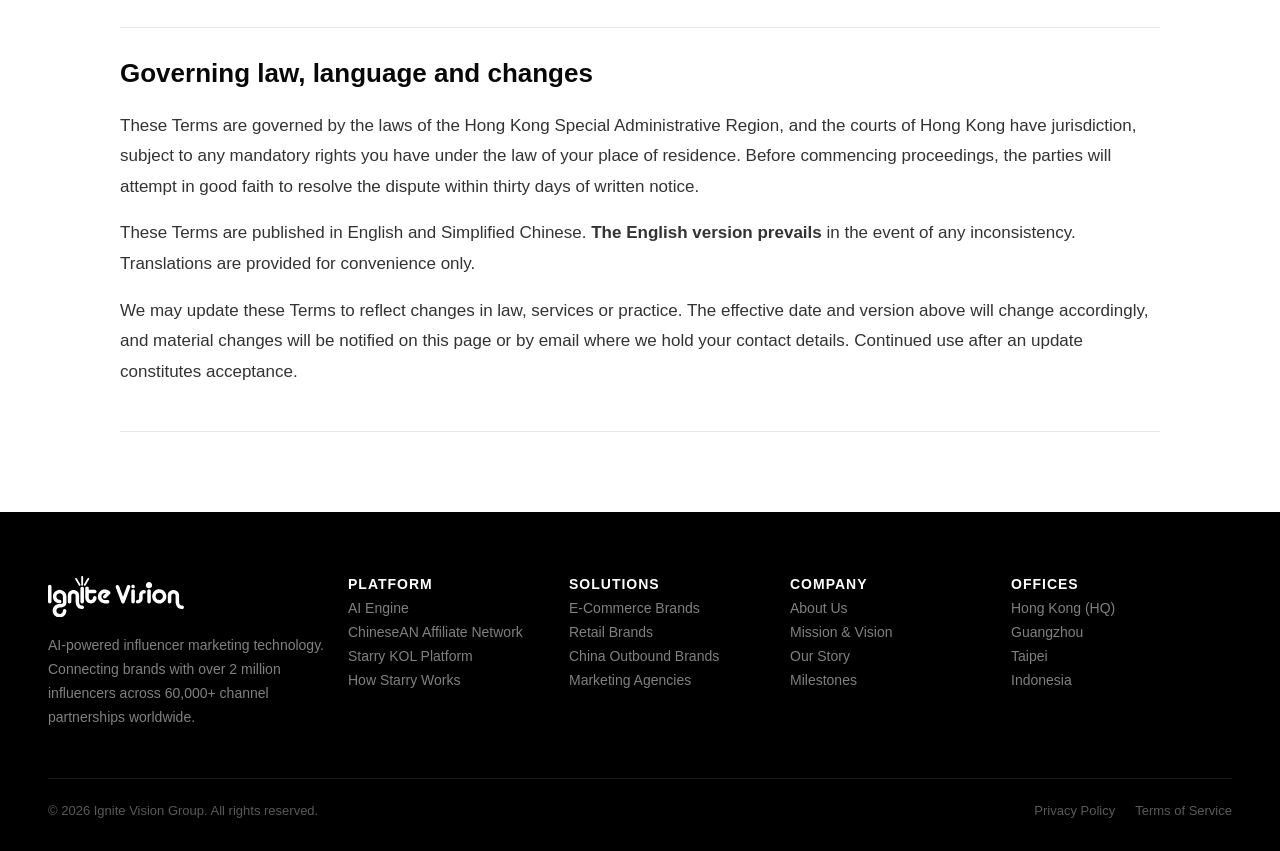
<file: project/terms.html>
<!doctype html><html lang="en"><head><meta charset="utf-8"><meta name="viewport" content="width=device-width,initial-scale=1"><title>Terms of Service — Ignite Vision</title><link rel="stylesheet" href="home.css"><link rel="stylesheet" href="language.css"><link rel="stylesheet" href="legal.css"></head><body><a class="skip-link" href="#legal-document">Skip to content</a><div class="page"><header class="nav nav-fixed"><nav class="nav-inner" aria-label="Main navigation">
<a class="brand brand-nav" href="home.html#home" aria-label="Ignite Vision Home"><img src="assets/revision-20261009/solutions/imgStandardFormat.svg" alt="Ignite Vision"></a>
<button class="menu-toggle" aria-expanded="false" aria-controls="main-menu" type="button"><span class="menu-icon" aria-hidden="true"></span><span class="menu-label">Menu</span></button>
<div class="nav-links" id="main-menu">
<a class="nav-link" href="home.html#home">Home</a><a class="nav-link" href="about.html">About</a><a class="nav-link" href="platform.html">Platform</a><a class="nav-link" href="solutions.html">Solutions</a><a class="nav-link" href="contact.html">Contact</a>
</div>
</nav></header><main id="legal-document" class="legal-page"><section class="legal-hero"><div class="legal-width"><span class="overline" data-en="LEGAL" data-zh="法律条款">LEGAL</span><h1>Terms of Service</h1><p data-en="These terms govern your use of the Ignite Vision website and the public information we publish about ChineseAN and Starry. Commercial use of the platforms is governed by the separate agreements you sign with us." data-zh="本条款适用于您对 Ignite Vision 网站的使用，以及我们公开发布的 ChineseAN 与 Starry 相关信息。平台的商业使用另由您与我们签署的协议约定。">These terms govern your use of the Ignite Vision website and the public information we publish about ChineseAN and Starry. Commercial use of the platforms is governed by the separate agreements you sign with us.</p><div class="meta">
    
    <span><span data-en="Version" data-zh="版本">Version</span> <b data-legal="version">1.0</b></span>
    <span><span data-en="Governing law" data-zh="适用法律">Governing law</span> <b data-en="Hong Kong SAR" data-zh="中国香港特别行政区">Hong Kong SAR</b></span>
  </div></div></section><article class="legal-width legal-copy">
    <p class="lead en">Ignite Vision has operated performance-based marketing infrastructure since 2007. Please read these terms carefully — in particular the sections on AI outputs, performance pricing, disclaimers and liability.</p>
    <p class="lead zh">Ignite Vision 自 2007 年起运营效果导向的营销基础设施。请仔细阅读本条款，尤其是关于 AI 输出、效果计价、免责声明与责任限制的章节。</p>

    <section class="sec" id="about">
      <h2><span class="tx" data-en="About these terms" data-zh="关于本条款">About these terms</span></h2>
      <div class="en">
        <p>These Terms &amp; Conditions ("Terms") are issued by <b data-legal="entity">Ignite Vision Group</b> ("Ignite Vision", "we", "us"), a marketing technology group headquartered in Hong Kong with offices in Guangzhou, Taipei, Singapore, Kuala Lumpur and Jakarta.</p>
        <p>They apply to every visitor to this website and to any page on this website describing our services, including the interactive walkthrough, the office directory and the brief form. By accessing the site you accept these Terms. If you do not accept them, please do not use the site.</p>
        <p>These Terms do <b>not</b> govern paid services. Advertising, publisher, platform subscription and campaign engagements are governed by the written agreements described in section 05. If a signed agreement conflicts with these Terms, the signed agreement prevails for that engagement.</p>
      </div>
      <div class="zh">
        <p>本《条款与条件》（下称「本条款」）由 <b data-legal="entity">Ignite Vision Group</b>（下称「Ignite Vision」「我们」）发布。我们是一家总部位于香港的营销科技集团，并在广州、台北、新加坡、吉隆坡与雅加达设有办事处。</p>
        <p>本条款适用于本网站的所有访问者，以及本网站上描述我们服务的任何页面，包括交互式流程演示、办事处名录与需求提交表单。访问本网站即表示您接受本条款；如不接受，请勿使用本网站。</p>
        <p>本条款<b>不</b>适用于付费服务。广告、发布商、平台订阅与活动合作由第 05 节所述的书面协议约定。若已签署协议与本条款冲突，就该项合作而言，以已签署协议为准。</p>
      </div>
    </section>

    <section class="sec" id="definitions">
      <h2><span class="tx" data-en="Definitions" data-zh="定义">Definitions</span></h2>
      <div class="en"><ul>
        <li><b>ChineseAN</b> — the Group's affiliate and channel partnership network, operating principally on cost-per-sale (CPS), cost-per-action (CPA) and cost-per-lead (CPL) models since 2007.</li>
        <li><b>Starry</b> — the Group's AI-driven influencer and KOL marketing platform, covering discovery, analytics, workflow automation, predictive targeting, communications and reporting.</li>
        <li><b>Advertiser</b> — a brand, e-commerce business or agency purchasing campaign services.</li>
        <li><b>Channel Partner</b> or <b>Publisher</b> — an app, vertical portal, media property or loyalty programme that monetises its audience through ChineseAN.</li>
        <li><b>Creator</b> — an individual or entity producing influencer content who may be matched to campaigns.</li>
        <li><b>Brief</b> — the campaign instructions you submit, including brand, market, objective, budget and timing.</li>
        <li><b>AI Output</b> — any alignment score, ranking, shortlist, prediction, budget model, proposal or report generated by our models.</li>
      </ul></div>
      <div class="zh"><ul>
        <li><b>ChineseAN</b> — 集团的联盟与渠道合作网络，自 2007 年起主要采用按销售付费（CPS）、按行为付费（CPA）与按线索付费（CPL）模式。</li>
        <li><b>Starry</b> — 集团的 AI 驱动达人与 KOL 营销平台，涵盖发现、分析、工作流自动化、预测式定向、沟通与报告。</li>
        <li><b>广告主</b> — 采购活动服务的品牌、电商企业或代理商。</li>
        <li><b>渠道伙伴</b>或<b>发布商</b> — 通过 ChineseAN 变现其受众的应用、垂直门户、媒体资产或忠诚度计划。</li>
        <li><b>达人</b> — 生产达人内容并可能被匹配至活动的个人或机构。</li>
        <li><b>需求（Brief）</b> — 您提交的活动说明，包括品牌、市场、目标、预算与时间。</li>
        <li><b>AI 输出</b> — 由我们模型生成的任何契合度评分、排序、短名单、预测、预算模型、方案或报告。</li>
      </ul></div>
    </section>

    <section class="sec" id="eligibility">
      <h2><span class="tx" data-en="Eligibility and authority" data-zh="使用资格与授权">Eligibility and authority</span></h2>
      <div class="en"><p>Our services are business-to-business. You must be at least 18 years old and, where you act for a company, authorised to bind that company. You confirm that your use of the site is lawful in your jurisdiction and that you are not subject to any applicable trade restriction or sanction that would prevent us from dealing with you.</p></div>
      <div class="zh"><p>我们的服务面向企业客户。您须年满 18 岁；代表公司行事时，须获得该公司的授权。您确认在所属司法管辖区内使用本网站属合法行为，且不受任何可能阻碍我们与您交易的贸易限制或制裁约束。</p></div>
    </section>

    <section class="sec" id="use">
      <h2><span class="tx" data-en="Acceptable use of the website" data-zh="网站使用规范">Acceptable use of the website</span></h2>
      <div class="en"><p>You may read, share and print our public pages for legitimate business evaluation. You must not:</p><ul>
        <li>scrape, harvest, bulk-download or systematically extract creator, channel or pricing data;</li>
        <li>use any content or AI Output to build, train or improve a competing database, model or service;</li>
        <li>reverse engineer, decompile or probe our models, endpoints or security controls, or attempt unauthorised access;</li>
        <li>resell, sublicense or provide access to the site or platform to third parties without our written consent;</li>
        <li>submit false, misleading, infringing or unlawful material through the brief form or any other channel;</li>
        <li>interfere with the operation of the site, including by means of automated requests, bots or malicious code.</li>
      </ul><p>We may rate-limit, block or suspend access where we reasonably suspect a breach of this section.</p></div>
      <div class="zh"><p>您可以为正当的商业评估目的阅读、分享与打印我们的公开页面。您不得：</p><ul>
        <li>抓取、采集、批量下载或系统性提取达人、渠道或价格数据；</li>
        <li>利用任何内容或 AI 输出构建、训练或改进具有竞争关系的数据库、模型或服务；</li>
        <li>对我们的模型、接口或安全控制进行逆向工程、反编译或探测，或尝试未经授权的访问；</li>
        <li>未经我们书面同意，向第三方转售、再许可或提供本网站或平台的访问权限；</li>
        <li>通过需求表单或任何其他渠道提交虚假、误导、侵权或违法的材料；</li>
        <li>以自动化请求、机器人或恶意代码干扰本网站的运行。</li>
      </ul><p>若我们合理怀疑存在违反本节的行为，可对访问进行限流、屏蔽或暂停。</p></div>
    </section>

    <section class="sec" id="agreements">
      <h2><span class="tx" data-en="Platform and campaign agreements" data-zh="平台与合作协议">Platform and campaign agreements</span></h2>
      <div class="en"><p>Commercial relationships require separate written agreements, which may include:</p><ul>
        <li><b>ChineseAN Advertiser Agreement</b> and insertion orders — campaign scope, pricing model, validation and payment;</li>
        <li><b>ChineseAN Publisher Agreement</b> — traffic quality, placement rules, commission, payout thresholds and settlement;</li>
        <li><b>Starry Subscription Terms</b> — seats, data access, usage limits, service levels and fees;</li>
        <li><b>Campaign statements of work</b> — deliverables, creator contracts, usage rights and reporting.</li>
      </ul><p>Account credentials are personal to the authorised user. You are responsible for all activity under your account and must notify us promptly of any suspected compromise.</p></div>
      <div class="zh"><p>商业合作须另行签署书面协议，可能包括：</p><ul>
        <li><b>ChineseAN 广告主协议</b>及订单——活动范围、计价模式、核验与付款；</li>
        <li><b>ChineseAN 发布商协议</b>——流量质量、投放规范、佣金、结算门槛与结算方式；</li>
        <li><b>Starry 订阅条款</b>——账号数、数据访问、使用限额、服务水平与费用；</li>
        <li><b>活动工作说明书</b>——交付物、达人合约、使用授权与报告。</li>
      </ul><p>账号凭据仅限获授权用户本人使用。您须对账号下的全部活动负责，并在怀疑凭据泄露时及时通知我们。</p></div>
    </section>

    <section class="sec" id="ai">
      <h2><span class="tx" data-en="Briefs, proposals and AI outputs" data-zh="需求、方案与 AI 输出">Briefs, proposals and AI outputs</span></h2>
      <div class="en">
        <p>Submitting a brief through this website is an enquiry only. It does not create an engagement or an offer, and it does not obligate us to accept work, reserve inventory or contact any creator.</p>
        <p>AI Outputs are statistical estimates. Alignment scores, predicted reach, engagement, conversions, ROI multiples and budget models depend on the inputs supplied and on historical patterns; they are <b>not guarantees of campaign performance</b>.</p>
        <div class="note"><p>The interactive walkthrough on this site is an <b>illustrative simulation</b> driven by the parameters you choose. Its figures are generated locally for demonstration purposes and are not drawn from live client campaigns.</p></div>
        <p>You remain responsible for your commercial decisions, for verifying material facts before committing budget, and for obtaining internal approvals. Human review is available on request for any recommendation that materially affects you.</p>
      </div>
      <div class="zh">
        <p>通过本网站提交需求仅构成咨询，不构成合作关系或要约，亦不使我们负有承接工作、预留资源或联系任何达人的义务。</p>
        <p>AI 输出属统计估计。契合度评分、预估触达、互动、转化、ROI 倍数与预算模型取决于所输入的参数及历史规律，<b>并非活动效果的保证</b>。</p>
        <div class="note"><p>本网站的交互式流程演示为由您所选参数驱动的<b>示意模拟</b>。其数字在本地生成，仅用于演示，并非取自真实客户活动。</p></div>
        <p>您仍须对自身的商业决策负责，在投入预算前核实重要事实，并取得内部审批。对于任何对您有实质影响的推荐，您均可要求人工复核。</p>
      </div>
    </section>

    <section class="sec" id="database">
      <h2><span class="tx" data-en="Creator and channel databases" data-zh="达人与渠道数据库">Creator and channel databases</span></h2>
      <div class="en"><p>Our databases cover more than two million creator profiles and over 60,000 channel partnerships. They are compiled from publicly available information, partner data feeds, licensed sources, and information supplied by creators and publishers themselves. Follower counts, audience figures and engagement metrics change constantly and may be inaccurate or out of date.</p><p>Access to the databases is a limited, licensed right under your platform agreement. Creators and channel owners may request access to, correction of, or removal of their profile through the contact route set out in our <a class="inline" href="privacy.html">Privacy Policy</a>. We handle such requests in accordance with applicable data protection law.</p></div>
      <div class="zh"><p>我们的数据库覆盖超过 200 万达人档案与 60,000 余项渠道合作，数据来源包括公开信息、伙伴数据源、获授权来源，以及达人与发布商自行提供的信息。粉丝数、受众数据与互动指标持续变动，可能存在不准确或过时的情况。</p><p>访问数据库的权利，是平台协议项下的有限许可。达人与渠道方可通过我们<a class="inline" href="privacy.html">隐私政策</a>所载的联系渠道，要求查阅、更正或删除其档案。我们将依据适用的数据保护法律处理此类请求。</p></div>
    </section>

    <section class="sec" id="performance">
      <h2><span class="tx" data-en="Performance models, tracking and validation" data-zh="效果计价、追踪与核验">Performance models, tracking and validation</span></h2>
      <div class="en"><ul>
        <li><b>CPS</b> — commission accrues on validated sales. Returns, cancellations and refunds reverse the associated commission.</li>
        <li><b>CPA</b> — commission accrues on a defined, validated action agreed in the insertion order.</li>
        <li><b>CPL</b> — commission accrues on a qualified lead meeting the agreed criteria.</li>
      </ul><p>Attribution windows, deduplication rules, validation periods and the authoritative source for reporting are set out in the applicable agreement. Where tracking systems disagree, the agreed measurement source prevails.</p><p>We operate fraud and registration-abuse detection. Incentivised, automated, duplicated, self-generated or otherwise invalid traffic and conversions may be rejected, withheld or clawed back, and may result in suspension or termination of a publisher account.</p></div>
      <div class="zh"><ul>
        <li><b>CPS</b> — 佣金基于经核验的销售产生。退货、取消与退款将冲回相应佣金。</li>
        <li><b>CPA</b> — 佣金基于订单中约定并经核验的特定行为产生。</li>
        <li><b>CPL</b> — 佣金基于符合约定条件的合格线索产生。</li>
      </ul><p>归因窗口、去重规则、核验周期与报告的权威数据源以适用协议为准。若追踪系统数据不一致，以约定的衡量数据源为准。</p><p>我们运行欺诈与注册滥用检测。激励性、自动化、重复、自生成或其他无效的流量与转化，可能被拒绝、暂扣或追回，并可能导致发布商账号被暂停或终止。</p></div>
    </section>

    <section class="sec" id="fees">
      <h2><span class="tx" data-en="Fees, payment and taxes" data-zh="费用、付款与税费">Fees, payment and taxes</span></h2>
      <div class="en"><p>Fees, currency, invoicing cycles, minimum payouts and settlement periods are set out in the applicable agreement or insertion order. Unless expressly stated otherwise, fees exclude taxes. You are responsible for applicable VAT, GST, sales tax and any withholding tax required by law, and for providing valid tax documentation.</p><p>Late payment may result in suspension of campaign delivery or platform access. Refunds are available only as expressly agreed in writing. Use of this website is free of charge.</p></div>
      <div class="zh"><p>费用、币种、开票周期、最低结算额与结算周期以适用协议或订单为准。除另有明确约定外，费用不含税。您须承担适用的增值税、消费税、销售税及法律要求的代扣代缴税款，并提供有效的税务文件。</p><p>逾期付款可能导致活动投放或平台访问被暂停。退款仅在书面明确约定的范围内提供。使用本网站不收取费用。</p></div>
    </section>

    <section class="sec" id="content">
      <h2><span class="tx" data-en="Content standards and advertising disclosure" data-zh="内容规范与广告披露">Content standards and advertising disclosure</span></h2>
      <div class="en"><p>Advertisers, publishers and creators must comply with the advertising and consumer protection rules of every market in which content is published. Paid partnerships must be disclosed clearly and conspicuously within the content itself, in the local language, in line with applicable regulator guidance and platform rules.</p><p>Content must not be misleading or unsubstantiated, infringe third-party rights, promote unlawful products or services, or include adult material, restricted gambling, unapproved political advertising, or prohibited health or financial claims. We may require edits, refuse placement, or remove content that breaches this section.</p></div>
      <div class="zh"><p>广告主、发布商与达人须遵守内容发布所在各市场的广告与消费者保护规则。付费合作须在内容本身中以当地语言清晰、显著地披露，并符合适用监管机构的指引与平台规则。</p><p>内容不得具有误导性或缺乏依据、侵犯第三方权利、推广违法产品或服务，亦不得包含成人内容、受限博彩、未经批准的政治广告，或违禁的医疗与金融宣称。对违反本节的内容，我们可要求修改、拒绝投放或予以移除。</p></div>
    </section>

    <section class="sec" id="ip">
      <h2><span class="tx" data-en="Intellectual property" data-zh="知识产权">Intellectual property</span></h2>
      <div class="en"><p>The Group owns the websites, platforms, software, models, scoring methods, aggregated datasets, documentation and all related intellectual property, including the Ignite Vision, ChineseAN and Starry names and marks. No licence to our marks is granted by these Terms.</p><p>You retain ownership of your brand assets and brief content, and grant us a limited, non-exclusive licence to use them solely to evaluate your enquiry and deliver the agreed services. Creators retain ownership of their content. Campaign usage rights, media rights and licence durations are defined in the campaign agreement.</p><p>We may use feedback and suggestions without restriction or payment. You may not remove proprietary notices or represent that we endorse your products.</p></div>
      <div class="zh"><p>集团拥有网站、平台、软件、模型、评分方法、聚合数据集、文档及全部相关知识产权，包括 Ignite Vision、ChineseAN 与 Starry 的名称与标识。本条款不授予任何对我们标识的许可。</p><p>您保留品牌资产与需求内容的所有权，并授予我们有限的、非独占的许可，仅用于评估您的咨询及交付约定服务。达人保留其内容的所有权。活动使用授权、媒介权利与许可期限由活动协议约定。</p><p>我们可不受限制且无需付费地使用您的反馈与建议。您不得移除权利声明，亦不得声称我们对您的产品予以背书。</p></div>
    </section>

    <section class="sec" id="confidentiality">
      <h2><span class="tx" data-en="Confidentiality" data-zh="保密">Confidentiality</span></h2>
      <div class="en"><p>Non-public information disclosed in connection with an enquiry or engagement — including pricing, briefs, unreleased campaign plans, performance data and technical material — is confidential. It may be used only for the purpose for which it was disclosed and must be protected with no less than reasonable care.</p><p>These obligations continue for three years after disclosure, or for any longer period stated in the applicable agreement. Information that is already public, independently developed, or lawfully received from a third party is excluded, as is disclosure compelled by law, provided that prior notice is given where legally permitted.</p></div>
      <div class="zh"><p>因咨询或合作而披露的非公开信息——包括价格、需求、未公开的活动计划、效果数据与技术资料——均属保密信息。该等信息仅可用于披露目的，并须以不低于合理注意的程度予以保护。</p><p>保密义务在披露后持续三年，或适用协议约定的更长期限。已公开、独立开发或从第三方合法取得的信息不在此限；法律强制要求的披露亦属例外，但在法律允许时应事先通知。</p></div>
    </section>

    <section class="sec" id="thirdparty">
      <h2><span class="tx" data-en="Third-party services" data-zh="第三方服务">Third-party services</span></h2>
      <div class="en"><p>Our services interoperate with social networks, messaging channels including WhatsApp, WeChat and LINE, app stores, hosting and email providers, and payment services. Those services are governed by their own terms and policies. We do not control them and are not responsible for their availability, policy changes, API restrictions, account actions or content moderation decisions.</p></div>
      <div class="zh"><p>我们的服务与社交网络、WhatsApp、微信与 LINE 等消息渠道、应用商店、托管与邮件服务商及支付服务互通。该等服务受其自身条款与政策约束。我们不对其实施控制，亦不对其可用性、政策变更、接口限制、账号处置或内容审核决定负责。</p></div>
    </section>

    <section class="sec" id="disclaimer">
      <h2><span class="tx" data-en="Disclaimers" data-zh="免责声明">Disclaimers</span></h2>
      <div class="en"><p>To the maximum extent permitted by law, this website and its content are provided "as is" and "as available", without warranties of any kind, whether express or implied, including merchantability, fitness for a particular purpose, accuracy, uninterrupted availability or non-infringement.</p><p>Nothing on this site constitutes legal, financial, tax or other professional advice, an offer capable of acceptance, or a commitment to achieve any commercial result. Market conditions, platform algorithms and creator behaviour change without notice.</p></div>
      <div class="zh"><p>在法律允许的最大范围内，本网站及其内容按「现状」与「现有可用」基础提供，不附带任何明示或默示的保证，包括适销性、特定用途适用性、准确性、持续可用性或不侵权。</p><p>本网站任何内容均不构成法律、财务、税务或其他专业意见，不构成可被承诺的要约，亦不构成达成任何商业结果的承诺。市场环境、平台算法与达人行为可能随时变化，恕不另行通知。</p></div>
    </section>

    <section class="sec" id="liability">
      <h2><span class="tx" data-en="Limitation of liability" data-zh="责任限制">Limitation of liability</span></h2>
      <div class="en"><p>To the maximum extent permitted by law, the Group is not liable for indirect, incidental, special, consequential or punitive loss, or for loss of profit, revenue, anticipated savings, data, goodwill or business opportunity, however arising.</p><p>Our aggregate liability arising out of or in connection with this website and these Terms is limited to the fees actually paid by you to the Group in the twelve months preceding the event giving rise to the claim, or HK$10,000 if no such fees were paid.</p><p>Nothing in these Terms excludes liability for death or personal injury caused by negligence, for fraud or fraudulent misrepresentation, or for any liability that cannot lawfully be excluded. Liability under a signed platform or campaign agreement is governed by that agreement.</p></div>
      <div class="zh"><p>在法律允许的最大范围内，集团不对间接、附带、特殊、后果性或惩罚性损失负责，亦不对利润、收入、预期节省、数据、商誉或商业机会的损失负责，无论其因何产生。</p><p>我们就本网站及本条款所产生或与之相关的全部累计责任，以引发索赔事件前十二个月内您实际支付给集团的费用为限；若无该等费用，则以港币 10,000 元为限。</p><p>本条款不排除因过失致人死亡或人身伤害的责任、欺诈或欺诈性虚假陈述的责任，以及依法不得排除的任何责任。已签署的平台或活动协议项下的责任，依该协议约定。</p></div>
    </section>

    <section class="sec" id="indemnity">
      <h2><span class="tx" data-en="Indemnity" data-zh="赔偿">Indemnity</span></h2>
      <div class="en"><p>You shall indemnify the Group and keep it indemnified against third-party claims, and the resulting losses and reasonable legal costs, arising from your products or services, your content or briefs, your breach of these Terms, or your non-compliance with advertising, consumer protection or data protection law.</p></div>
      <div class="zh"><p>对于因您的产品或服务、您的内容或需求、您违反本条款，或您未遵守广告、消费者保护或数据保护法律而引起的第三方索赔，及由此产生的损失与合理法律费用，您应向集团作出赔偿，并使集团免受损害。</p></div>
    </section>

    <section class="sec" id="termination">
      <h2><span class="tx" data-en="Suspension and termination" data-zh="暂停与终止">Suspension and termination</span></h2>
      <div class="en"><p>You may stop using the website at any time. We may suspend or restrict access immediately where we reasonably believe there is a breach of these Terms, a security or fraud risk, or a legal requirement to do so. The sections on intellectual property, confidentiality, disclaimers, liability, indemnity and governing law survive termination.</p></div>
      <div class="zh"><p>您可随时停止使用本网站。若我们合理认为存在违反本条款的情形、安全或欺诈风险，或法律有此要求，可立即暂停或限制访问。关于知识产权、保密、免责声明、责任限制、赔偿与适用法律的条款，在终止后继续有效。</p></div>
    </section>

    <section class="sec" id="law">
      <h2><span class="tx" data-en="Governing law, language and changes" data-zh="适用法律、语言与变更">Governing law, language and changes</span></h2>
      <div class="en">
        <p>These Terms are governed by the laws of the Hong Kong Special Administrative Region, and the courts of Hong Kong have jurisdiction, subject to any mandatory rights you have under the law of your place of residence. Before commencing proceedings, the parties will attempt in good faith to resolve the dispute within thirty days of written notice.</p>
        <p>These Terms are published in English and Simplified Chinese. <b>The English version prevails</b> in the event of any inconsistency. Translations are provided for convenience only.</p>
        <p>We may update these Terms to reflect changes in law, services or practice. The effective date and version above will change accordingly, and material changes will be notified on this page or by email where we hold your contact details. Continued use after an update constitutes acceptance.</p>
      </div>
      <div class="zh">
        <p>本条款受中华人民共和国香港特别行政区法律管辖，并由香港法院管辖，但不影响您依居住地法律享有的强制性权利。提起诉讼前，双方应自一方发出书面通知之日起三十日内，善意协商解决争议。</p>
        <p>本条款以英文与简体中文发布。如有歧义，<b>以英文版本为准</b>。译文仅为便利阅读而提供。</p>
        <p>我们可能因法律、服务或实务变化更新本条款。上方的生效日期与版本号将相应变更；重大变更将在本页面公告，或在我们持有您联系方式时以邮件通知。更新后继续使用即视为接受。</p>
      </div>
    </section>

    

  </article></main><footer class="footer" id="company"><div class="footer-inner">
    <div class="footer-grid">
      <div class="footer-brand"><a class="brand brand-footer" href="home.html#home" aria-label="Ignite Vision Home"><img src="assets/footer-20261125/logo.svg" alt="Ignite Vision"></a><p>AI-powered influencer marketing technology. Connecting brands with over 2 million influencers across 60,000+ channel partnerships worldwide.</p></div>
      <div class="footer-col"><h4>Platform</h4><a class="footer-item" href="platform.html#ai-engine">AI Engine</a><a class="footer-item" href="platform.html#sub-platforms">ChineseAN Affiliate Network</a><a class="footer-item" href="platform.html#capabilities">Starry KOL Platform</a><a class="footer-item" href="platform.html#how-it-works">How Starry Works</a></div>
      <div class="footer-col"><h4>Solutions</h4><a class="footer-item" href="solutions.html#solution-1">E-Commerce Brands</a><a class="footer-item" href="solutions.html#solution-2">Retail Brands</a><a class="footer-item" href="solutions.html#solution-3">China Outbound Brands</a><a class="footer-item" href="solutions.html#solution-4">Marketing Agencies</a></div>
      <div class="footer-col"><h4>Company</h4><a class="footer-item" href="about.html">About Us</a><a class="footer-item" href="about.html#mission-vision">Mission &amp; Vision</a><a class="footer-item" href="about.html#our-story">Our Story</a><a class="footer-item" href="about.html#journey">Milestones</a></div>
      <div class="footer-col" id="offices"><h4>Offices</h4><a class="footer-item" href="contact.html#office-hong-kong">Hong Kong (HQ)</a><a class="footer-item" href="contact.html#office-guangzhou">Guangzhou</a><a class="footer-item" href="contact.html#office-taipei">Taipei</a><a class="footer-item" href="contact.html#office-jakarta">Indonesia</a></div>
    </div>
    <div class="footer-bottom"><p>&copy; 2026 Ignite Vision Group. All rights reserved.</p><div class="footer-bottom-links"><a class="footer-item" href="privacy.html">Privacy Policy</a><a class="footer-item" href="terms.html">Terms of Service</a></div></div>
  </div></footer></div><script src="translations-zh.js"></script><script src="legal.js"></script><script src="language.js"></script></body></html>
</file>
<file: project/home.css>
/* Home / Figma 229:3410 — native responsive layout, 1920px reference. */
:root{--red:#cb3029;--signal:#da0000;--ink:#000;--muted:#808080;--line:#e6e6e6;--shadow:0 4px 24px #0000000f;--font:'Helvetica Neue',Helvetica,Arial,sans-serif}
*,:before,:after{box-sizing:border-box}*{margin:0}html{scroll-behavior:smooth;scroll-padding-top:24px}body{font-family:var(--font);color:var(--ink);background:#fff;-webkit-font-smoothing:antialiased}button,a{-webkit-tap-highlight-color:transparent}a{color:inherit;text-decoration:none}button{font:inherit}button,a{touch-action:manipulation}a:focus-visible,button:focus-visible{outline:3px solid #e76a43;outline-offset:5px}.page{position:relative;width:100%}.skip-link{position:fixed;top:8px;left:8px;z-index:200;background:#fff;color:#000;padding:12px;transform:translateY(-200%)}.skip-link:focus{transform:none}
.nav{position:absolute;top:0;left:0;width:100%;z-index:10;background:#000;color:#fff}.nav-inner{display:flex;align-items:center;justify-content:space-between;gap:24px;padding:20px 64px;min-height:95px}.brand{position:relative;display:block;flex:none;overflow:hidden}.brand img{display:block;max-width:none;transform-origin:top left}.brand-nav{width:180px;height:55px}.brand-nav img{transform:scale(.818)}.brand-footer{width:136px;height:42px}.brand-footer img{transform:scale(.618)}.nav-links{display:flex;align-items:center;justify-content:center;gap:48px;flex:1}.nav-link{font-size:16px;letter-spacing:.32px;line-height:1.2;white-space:nowrap}.nav-link.active{color:var(--red);font-weight:700}.nav-link[aria-disabled]{cursor:default}.nav-link[href]:hover{color:#ee746d}.btn{display:inline-flex;align-items:center;justify-content:center;padding:16px 24px;min-height:54px;border-radius:100px;font-size:18px;font-weight:500;line-height:1.2;letter-spacing:.36px;border:1.5px solid transparent;cursor:pointer;transition:background .2s,transform .2s}.btn:hover{transform:translateY(-2px)}.btn-primary{background:var(--red);color:#fff}.btn-primary:hover{background:#ae2721}.btn-outline{border-color:#fff;color:#fff;background:transparent}.btn-outline:hover{background:#ffffff12}.nav-cta{font-size:16px;min-height:51px;white-space:nowrap}.menu-toggle{display:none}.contact-button[aria-disabled]{cursor:default}
.hero{position:relative;isolation:isolate;overflow:hidden;background:#000;padding:128px 24px;color:#fff}.hero-particles{position:absolute;inset:0;width:100%;height:100%;pointer-events:none;z-index:-1}.hero-grid{display:grid;grid-template-columns:minmax(0,1fr) 552px;gap:64px;align-items:center;max-width:1440px;margin:auto;padding:64px 0;min-height:680px}.hero .overline{display:block;font-size:18px;line-height:1.2;letter-spacing:3.6px;color:var(--red);font-weight:700;text-transform:uppercase}.hero h1{font-size:64px;line-height:1.2;letter-spacing:3.2px;font-weight:700;padding:24px 0 8px}.hero h1 span{color:var(--red)}.hero .subtitle{font-size:16px;line-height:32.3px;color:#ffffffa6;padding:8px 0 24px}.hero-actions{display:flex;gap:16px;padding:24px 0;flex-wrap:wrap}.hero-stats{border-radius:16px;background:#ffffff1a;backdrop-filter:blur(2px);padding:24px}.hero-stats-grid{display:grid;grid-template-columns:repeat(2,minmax(0,1fr));gap:24px}.hero-stat{padding:40px 16px;background:#ffffff0d;border-radius:16px;text-align:center;min-width:0}.num{font-size:48px;line-height:1;font-weight:700;letter-spacing:2.4px}.num small{font-size:.645em}.hero-stat .num{color:var(--red)}.hero-stat .label{font-size:14px;line-height:1.3;letter-spacing:.42px;margin-top:16px}
.trust-bar{padding:64px 24px 128px}.trust-bar-inner{max-width:1440px;margin:auto;text-align:center}.trust-bar p{font-size:14px;letter-spacing:2px;text-transform:uppercase;color:#b3b3b3}.brand-wall{display:flex;gap:40px;justify-content:center;align-items:center;margin-top:40px}.brand-crop{position:relative;overflow:hidden;flex:none}.brand-crop img{position:absolute;max-width:none;height:251.14%;object-fit:fill;display:block}.crop-one{width:554px;height:95px}.crop-one img{width:147.65%;left:-23.83%;top:-25.49%}.crop-two{width:570px;height:95px}.crop-two img{width:143.51%;left:-21.75%;top:-145.42%}
.section{padding:64px 24px 128px}.section-inner{max-width:1440px;margin:auto}.section-title{text-align:center;padding:64px 0}.section-title .overline{display:block;padding:8px 0;color:var(--red);font-size:20px;line-height:1.2;font-weight:700;letter-spacing:4px;text-transform:uppercase}.section-title h2{font-size:48px;line-height:1;font-weight:700;padding:8px 0}.section-title p{font-size:18px;line-height:1.5;letter-spacing:.54px;color:var(--muted);padding:8px 0}.card-grid-4,.card-grid-3,.card-grid-2{display:grid;gap:24px;padding:24px 0 64px;align-items:start}.card-grid-4{grid-template-columns:repeat(4,minmax(0,1fr))}.card-grid-3{grid-template-columns:repeat(3,minmax(0,1fr))}.card-grid-2{grid-template-columns:repeat(2,minmax(0,1fr));gap:48px}.card{position:relative;isolation:isolate;overflow:hidden;background:#fff;border-radius:8px;box-shadow:var(--shadow);padding:0 24px}.card h3{font-size:24px;line-height:normal;letter-spacing:.72px;color:var(--red);padding:16px 0 8px}.card p{font-size:16px;line-height:1.5;padding:8px 0;color:var(--muted)}.card p.answer{font-weight:500;color:#000;padding-bottom:16px}.card:first-child,.card:last-child{align-self:stretch}.card-glow,.value-glow{position:absolute;z-index:-1;pointer-events:none;max-width:none;display:block}.glow-one{left:74px;top:-262px}.glow-two{left:-275px;top:-378px}
.platforms{padding-bottom:0}.subplatform{padding:24px;border:1px solid var(--line);border-radius:16px;background:#ffffff0d}.sp-badge{display:table;color:var(--red);background:#cb30291f;padding:8px 16px;border-radius:40px;font-size:14px;line-height:1;letter-spacing:1.4px;text-transform:uppercase;margin-bottom:16px}.starry-logo{position:relative;width:126px;height:48px}.starry-logo img{position:absolute;left:1.07px;top:2.22px;display:block;max-width:none}.chinesean-logo{position:relative;width:294px;height:48px;max-width:100%}.chinesean-logo img{position:absolute;left:.51%;top:9.38%;width:98.98%;height:82.41%;object-fit:contain}.subplatform p{font-size:16px;line-height:1.7;letter-spacing:.48px;margin-top:16px}.pillars{padding-top:24px}.pillars h2{font-size:40px}.pillar{padding:24px;border-radius:16px;box-shadow:0 4px 12px #0000000f;align-self:stretch}.pillar-num{display:grid;place-items:center;width:48px;height:48px;background:var(--signal);border-radius:8px;font-size:32px;font-weight:700;font-style:italic;color:#fff}.pillar h3{font-size:24px;padding:16px 0;line-height:1.2}.pillar-item{display:flex;gap:10px;align-items:flex-start;margin:8px 0 16px}.pillar-item:last-child{margin-bottom:8px}.pillar-item .check{font-size:16px;line-height:1.7;color:var(--signal);flex:0 0 15px}.pillar-item p{font-size:14px;line-height:1.7;letter-spacing:.42px;min-width:0}.value .card-grid-4{gap:16px}.card-border{position:relative;isolation:isolate;overflow:hidden;padding:40px 16px;border-radius:16px;box-shadow:var(--shadow);background:#fff}.card-border h3{font-size:24px;line-height:1;color:var(--red);margin-bottom:20px}.card-border p{font-size:14px;line-height:1.7}.value-glow-one{left:calc(100% - 1265px);top:calc(50% - 666px)}.value-glow-two{left:calc(100% - 699px);top:calc(50% - 918px)}
.stats-band{background:var(--signal);color:#fff;padding:64px 24px}.stats-grid{max-width:1440px;margin:auto;display:grid;grid-template-columns:repeat(3,minmax(0,1fr));text-align:center}.stat .label{font-size:16px;line-height:1.3;letter-spacing:.48px;margin-top:16px}.contact{background:#000;color:#fff;padding:64px 24px}.cta-block{padding:64px 0;text-align:center}.cta-block h2{font-size:42px;line-height:1.5;letter-spacing:1.26px}.cta-block p{font-size:18px;line-height:1.5;letter-spacing:.54px;color:#ffffff99;max-width:720px;margin:auto;padding:16px 0}.cta-block .btns{display:flex;justify-content:center;padding:24px 0}.footer{background:#000;color:#fff;padding:64px 24px 32px}.footer-inner{max-width:1440px;margin:auto;padding:0 24px}.footer-grid{display:grid;grid-template-columns:375px repeat(4,minmax(0,1fr));margin-bottom:48px}.footer-brand p{font-size:14px;color:#ffffff80;line-height:23.8px;max-width:280px;margin-top:16px}.footer-col h4{font-size:14px;letter-spacing:1px;text-transform:uppercase;margin-bottom:8px}.footer-item{display:block;font-size:14px;color:#ffffff80;line-height:1.3;margin-bottom:8px}.footer-bottom{display:flex;justify-content:space-between;gap:24px;border-top:1px solid #ffffff1a;padding-top:24px;font-size:13px;color:#ffffff59}.footer-bottom-links{display:flex;gap:20px}.footer-bottom-links .footer-item{font-size:13px;color:inherit;margin:0}
@media(max-width:1500px){.hero-grid,.section-inner,.trust-bar-inner,.stats-grid{max-width:calc(100% - 64px)}.nav-inner{padding-inline:32px}.nav-links{gap:28px}.hero-grid{grid-template-columns:minmax(0,1fr) 460px;gap:40px}.hero h1{font-size:clamp(44px,3.34vw,64px);letter-spacing:.04em}.hero-stats{padding:20px}.hero-stats-grid{gap:16px}.hero-stat{padding:32px 12px}.hero .overline{font-size:15px;letter-spacing:2.5px}.section-title h2{font-size:40px}.card h3{font-size:22px}.footer-grid{grid-template-columns:300px repeat(4,minmax(0,1fr))}.brand-wall{gap:24px}.brand-crop{flex-shrink:1}.crop-one{aspect-ratio:554/95;height:auto}.crop-two{aspect-ratio:570/95;height:auto}}
@media(max-width:1100px){.nav-links{gap:18px}.brand-nav{width:145px;height:45px}.brand-nav img{transform:scale(.659)}.nav-link{font-size:14px}.hero-grid{grid-template-columns:1fr 380px;gap:28px}.hero h1{font-size:44px;letter-spacing:1px}.hero-stats{padding:16px}.hero-stat .num{font-size:38px}.hero-stat .label{font-size:12px}.hero .overline{font-size:13px}.card-grid-4{grid-template-columns:repeat(2,minmax(0,1fr))}.card{align-self:stretch}.footer-grid{grid-template-columns:repeat(4,minmax(0,1fr));gap:32px}.footer-brand{grid-column:1/-1}.footer-brand p{max-width:420px}.section-title{padding:40px 0}.section{padding-top:48px;padding-bottom:80px}.platforms{padding-bottom:0}.brand-wall{gap:24px}.pillar h3{font-size:20px}}
@media(max-width:900px){.nav-inner{padding:20px 24px;gap:16px;min-height:80px}.nav-cta{margin-left:auto;font-size:14px;min-height:44px;padding:12px 18px}.menu-toggle{display:flex;align-items:center;gap:8px;order:3;min-height:44px;color:#fff;border:1px solid #ffffff40;border-radius:30px;background:transparent;padding:10px 14px}.menu-icon{width:16px;height:10px;border-top:1px solid;border-bottom:1px solid}.nav-links{display:none;position:absolute;top:100%;left:0;right:0;padding:16px 24px 24px;background:#080808;border-top:1px solid #ffffff20;flex-direction:column;align-items:stretch;gap:0}.nav-links.is-open{display:flex}.nav-link{padding:13px 8px;font-size:16px}.hero{padding:120px 24px 64px}.hero-grid{grid-template-columns:1fr;max-width:700px;min-height:0;padding:32px 0;gap:40px}.hero h1{font-size:52px;letter-spacing:1.6px}.hero .overline{font-size:14px}.hero-stats{width:100%;max-width:552px;justify-self:center;padding:24px}.hero-stat{padding:32px 16px}.hero-stat .num{font-size:44px}.hero-stat .label{font-size:14px}.section-inner,.trust-bar-inner,.stats-grid{max-width:100%}.card-grid-3{grid-template-columns:1fr}.pillar{width:100%;padding:28px}.pillar h3{font-size:24px}.brand-wall{flex-direction:column;gap:20px}.brand-crop{width:min(100%,554px);flex:none}.crop-two{width:min(100%,570px)}.section-title h2{font-size:36px;line-height:1.15}.section-title .overline{font-size:15px;letter-spacing:3px}.section-title p{font-size:16px}.card-grid-2{gap:24px}.subplatform p{font-size:15px}.footer-inner{padding:0}.cta-block h2{font-size:36px}.footer-bottom{flex-direction:column}.trust-bar{padding-bottom:64px}}
@media(max-width:600px){.nav-inner{padding:16px 20px;gap:10px}.brand-nav{width:118px;height:36px}.brand-nav img{transform:scale(.536)}.nav-cta{font-size:12px;padding:12px 14px}.menu-toggle{padding:12px}.menu-label{position:absolute;clip-path:inset(50%);width:1px;height:1px;overflow:hidden}.hero{padding:106px 20px 48px}.hero-grid{padding:16px 0 0;gap:32px}.hero h1{font-size:clamp(32px,8.8vw,48px);line-height:1.18;letter-spacing:.025em;padding:20px 0 8px}.hero .overline{font-size:11px;line-height:1.6;letter-spacing:2px}.hero .subtitle{font-size:15px;line-height:1.8;padding-bottom:12px}.hero-actions{gap:12px;padding:16px 0}.btn{font-size:15px;min-height:48px;padding:14px 20px}.hero-stats{padding:12px}.hero-stats-grid{gap:12px}.hero-stat{padding:26px 8px}.hero-stat .num{font-size:34px;letter-spacing:1px}.hero-stat .label{font-size:11px;letter-spacing:.15px;line-height:1.4;margin-top:12px}.section{padding:32px 20px 48px}.section-title{padding:24px 0}.section-title h2{font-size:30px;line-height:1.15}.section-title .overline{font-size:12px;letter-spacing:2.4px}.section-title p{font-size:15px;letter-spacing:.2px;line-height:1.6}.card-grid-4,.card-grid-2,.card-grid-3{grid-template-columns:1fr;gap:20px;padding:16px 0 24px}.card h3{font-size:22px}.card p{font-size:16px}.subplatform{padding:24px}.subplatform p{font-size:15px}.chinesean-logo{width:min(294px,100%)}.sp-badge{font-size:11px}.pillar{padding:24px}.pillar h3{font-size:22px}.pillar-item p{font-size:15px}.card-border{padding:32px 24px}.card-border h3{font-size:24px;line-height:1.2;margin-bottom:16px}.card-border p{font-size:15px}.trust-bar{padding:40px 20px 48px}.trust-bar p{font-size:10px;letter-spacing:1.6px;line-height:1.6}.brand-wall{margin-top:28px;gap:24px}.stats-band{padding:40px 20px}.stats-grid{gap:28px;grid-template-columns:1fr}.stat .num{font-size:44px}.stat .label{font-size:14px;margin-top:10px}.contact{padding:40px 20px}.cta-block{padding:24px 0}.cta-block h2{font-size:30px;line-height:1.2;letter-spacing:.5px}.cta-block p{font-size:16px}.footer{padding:40px 20px 24px}.footer-grid{grid-template-columns:repeat(2,minmax(0,1fr));gap:32px 20px;margin-bottom:32px}.footer-brand p{max-width:100%}.footer-item{font-size:13px;overflow-wrap:anywhere}.footer-bottom{font-size:12px}.footer-bottom-links{gap:12px;flex-wrap:wrap}.footer-bottom-links .footer-item{font-size:12px}}
@media(prefers-reduced-motion:reduce){html{scroll-behavior:auto}.btn{transition:none}.btn:hover{transform:none}}
/* Match Figma's cap-height text boxes without changing the typeface. */
.hero .overline,.hero-stat .num,.hero-stat .label,.stat .num,.stat .label{text-box-trim:trim-both;text-box-edge:cap alphabetic}
.sp-badge{line-height:10px}
@media(max-width:360px){.nav-cta{display:none}.menu-toggle{margin-left:auto}}

.hero-stat .week-unit{letter-spacing:0;white-space:nowrap}
@media(max-width:900px){.menu-toggle{margin-left:auto}}
.hero-stat .num:has(.week-unit){white-space:nowrap}
@media(max-width:600px){.hero-stat .num:has(.week-unit){font-size:clamp(26px,7.5vw,34px)}}

/* Confirmed white fixed navigation — Figma 229:3784. */
.nav-fixed{position:fixed;background:#fff;color:#808080;z-index:100}
html:has(.nav-fixed){scroll-padding-top:96px}
@media(max-width:900px){.nav-fixed .menu-toggle{color:#333;border-color:#0003}.nav-fixed .nav-links{background:#fff;border-top-color:#0001;max-height:calc(100dvh - 76px);overflow-y:auto}}
@media(max-width:600px){html:has(.nav-fixed){scroll-padding-top:100px}}

.nav-fixed .nav-inner{padding:16px 64px;min-height:72px}
.nav-fixed .brand-nav{width:130px;height:40px}
.nav-fixed .brand-nav img{transform:scale(.591)}
@media(min-width:901px){.nav-fixed .nav-links{gap:48px}.nav-fixed .nav-link{font-size:16px}}
@media(min-width:901px) and (max-width:1100px){.nav-fixed .nav-inner{padding-inline:32px}.nav-fixed .nav-links{gap:24px}}
@media(max-width:900px){.nav-fixed .nav-inner{padding:16px 24px;min-height:76px}html:has(.nav-fixed){scroll-padding-top:100px}}
@media(max-width:600px){.nav-fixed .nav-inner{padding-inline:20px}}
/* Home content revision, Figma 229:3410, 2026-10-09. */
.home-current .stats-band{background:var(--red)}
.home-current .stats-heading{display:block;text-align:center;font-size:20px;font-weight:700;letter-spacing:4px;margin-bottom:64px}
.home-current .stats-grid{grid-template-columns:repeat(4,minmax(0,1fr))}
.home-current .stat .num{font-size:48px}
.home-current .cta-block>.overline{display:block;color:var(--red);font-size:20px;letter-spacing:4px;font-weight:700;margin-bottom:16px}
.home-current .cta-block h2{font-size:48px;line-height:1;letter-spacing:0}
.home-current .cta-block p{max-width:none;color:#ccc}
@media(max-width:900px){.home-current .stats-grid{grid-template-columns:repeat(2,minmax(0,1fr));gap:32px}.home-current .cta-block h2{font-size:36px}}
@media(max-width:600px){.home-current .stats-heading{font-size:12px;letter-spacing:2.4px;margin-bottom:32px}.home-current .stat .num{font-size:36px}.home-current .stat .label{font-size:12px}.home-current .cta-block h2{font-size:30px;line-height:1.15}.home-current .cta-block>.overline{font-size:12px;letter-spacing:2.4px}}
/* Home client logos: equal image height, natural width, continuous two-row strip. */
.brand-marquee{margin-top:40px;overflow-x:auto;scrollbar-width:none;mask-image:linear-gradient(to right,transparent,#000 32px,#000 calc(100% - 32px),transparent);touch-action:pan-x pan-y}
.brand-marquee::-webkit-scrollbar{display:none}
.brand-marquee:focus-visible{outline:2px solid var(--red);outline-offset:8px}
.brand-track,.brand-set{display:flex;width:max-content;align-items:center}
.brand-set{gap:48px;padding-right:48px;flex:none}
.brand-set img{display:block;height:95px;width:auto;max-width:none;flex:none}
@media(max-width:600px){.brand-marquee{margin-top:28px;mask-image:linear-gradient(to right,transparent,#000 16px,#000 calc(100% - 16px),transparent)}.brand-set{gap:32px;padding-right:32px}.brand-set img{height:85px}}
.brand-marquee{user-select:none;-webkit-user-select:none}
.brand-marquee.has-drag-cursor,.brand-marquee.has-drag-cursor *{cursor:none}
.brand-drag-cursor{position:fixed;width:60px;height:60px;object-fit:contain;pointer-events:none;z-index:10000;transform:translate(-50%,-50%);display:none}
.brand-drag-cursor.is-visible{display:block}
.brand-drag-cursor.is-dragging{transform:translate(-50%,-50%) scale(.9)}

/* Home challenge heading — Figma 346:6191. */
.home-current .challenge-heading{padding:64px 0}
.home-current .challenge-heading .overline{line-height:normal}
.home-current .challenge-heading h2{font-size:31px;line-height:1.5;letter-spacing:.93px;font-weight:700;color:#000;padding:8px 0}
@media(max-width:600px){.home-current .challenge-heading{padding:32px 0}.home-current .challenge-heading h2{font-size:24px;letter-spacing:.72px}}

/* Footer aligned to Figma 351:6250. */
.footer-col .footer-item{line-height:normal}
.footer-col .footer-item:last-child{margin-bottom:0}
.footer a.footer-item:hover{color:#fff}
.footer a.footer-item:focus-visible{outline:2px solid var(--red);outline-offset:4px}
#ai-engine,#mission-vision,#our-story,#journey,#sub-platforms,#capabilities{scroll-margin-top:100px}
</file>
<file: project/about.css>
@font-face{font-family:'Roboto Serif';font-style:normal;font-weight:300;font-display:swap;src:url('assets/fonts/roboto-serif-light.ttf') format('truetype')}
.about-width{width:calc(100% - 48px);max-width:1440px;margin-inline:auto}.about-hero{background:#000;color:#fff;padding-top:192px}.about-intro{width:calc(100% - 454px);min-height:353px}.eyebrow{display:block;color:var(--red);font-size:18px;font-weight:700;letter-spacing:3.6px;text-transform:uppercase;line-height:1.2}.about-intro h1{font-size:64px;line-height:1.2;letter-spacing:3.2px;padding:24px 0 8px}.about-intro p{font-size:16px;line-height:32.3px;color:#ffffffa6;padding:8px 0 24px}.about-photo{height:868px;position:relative}.about-photo img{width:100%;height:100%;object-fit:cover;display:block}.about-photo:after{content:'';position:absolute;inset:0;background:linear-gradient(#000 10%,transparent)}.mission-grid{position:relative;margin-top:-185px;display:grid;grid-template-columns:1fr 1fr;gap:40px;z-index:1}.mission-card{position:relative;isolation:isolate;overflow:hidden;background:#fff;border-radius:16px;box-shadow:var(--shadow);padding:40px;min-height:410px;display:flex;flex-direction:column;gap:20px}.mission-card .eyebrow{font-size:16px;letter-spacing:3.2px}.mission-card h2{font-size:32px;line-height:1.5;letter-spacing:.96px}.mission-card p{font-size:18px;line-height:1.7;letter-spacing:.54px;color:#666}.mission-glow{position:absolute;z-index:-1;max-width:none;pointer-events:none}.mission-glow.first{left:-479px;top:-534px}.mission-glow.second{right:-455px;top:-786px}.about-section{padding:64px 0 128px}.about-story{padding-top:175px}.story-copy{max-width:1024px;margin:auto;padding:24px 0 64px;font-family:'Roboto Serif',Georgia,serif;font-size:18px;line-height:2;letter-spacing:.03em;font-weight:300}.story-copy p+p{margin-top:50px}.leadership-grid{display:grid;grid-template-columns:repeat(4,minmax(0,1fr));gap:48px;padding:24px 0 64px}.leader{text-align:center;display:flex;flex-direction:column;align-items:center;gap:40px}.leader>img{width:236px;height:224px;max-width:100%;object-fit:cover}.leader>div{padding:0 16px}.leader h3{font-size:24px;line-height:1;letter-spacing:.72px}.leader h4{font-size:16px;line-height:1.2;letter-spacing:.48px;text-transform:uppercase;color:var(--red);margin-top:8px}.leader p{font-size:16px;line-height:1.7;letter-spacing:.32px;color:#808080;margin-top:20px}.journey{background:#000;color:#fff}.timeline{max-width:960px;margin:auto;padding:24px 0 64px;list-style:none;display:flex;flex-direction:column;gap:48px}.timeline li{display:flex;align-items:flex-start;gap:24px}.year{display:flex;align-items:center;flex-shrink:0;font-size:22px;line-height:30px;color:var(--red)}.year img{display:block;max-width:none}.timeline p{font-size:20px;line-height:1.5;letter-spacing:.6px}
@media(max-width:1500px){.about-width{width:calc(100% - 96px)}.about-intro{width:75%}.about-intro h1{font-size:52px}.mission-card{padding:32px}.mission-card h2{font-size:28px}.leadership-grid{gap:24px}}
@media(max-width:1000px){.about-intro{width:100%}.about-photo{height:600px}.mission-grid{gap:24px;margin-top:-120px}.mission-card{padding:28px}.mission-card h2{font-size:24px}.mission-card p{font-size:16px}.about-story{padding-top:64px}.leadership-grid{grid-template-columns:repeat(2,minmax(0,1fr));gap:48px 24px}.about-section{padding-bottom:80px}}
@media(max-width:600px){.about-width{width:calc(100% - 40px)}.about-hero{padding-top:128px}.about-intro{min-height:0}.about-intro .eyebrow{font-size:12px;letter-spacing:2.4px}.about-intro h1{font-size:36px;letter-spacing:1px}.about-intro p{font-size:15px;line-height:1.8}.about-photo{height:380px}.mission-grid{grid-template-columns:1fr;margin-top:-60px;gap:20px}.mission-card{min-height:0;padding:28px 24px}.mission-card .eyebrow{font-size:13px;letter-spacing:2.6px}.mission-card h2{font-size:24px;line-height:1.4}.about-section{padding:48px 0}.story-copy{padding:16px 0 24px}.story-copy p+p{margin-top:24px}.leadership-grid{grid-template-columns:1fr;padding:16px 0 24px;gap:40px}.leader{gap:24px}.leader>div{max-width:350px}.timeline{gap:28px;padding:16px 0 24px}.timeline li{gap:12px}.timeline p{font-size:16px;letter-spacing:.2px}.year{font-size:18px;line-height:24px}}
/* Confirmed About constellation v3, confined to the copy area above the photo. */
.about-hero{position:relative;overflow:hidden;--about-photo-height:868px}
.about-motion{position:absolute;top:0;left:0;right:0;height:calc(100% - var(--about-photo-height));overflow:hidden;background:#08080d}
.about-hero>.about-width,.about-photo{position:relative;z-index:1}
@media(max-width:1000px){.about-hero{--about-photo-height:600px}}
@media(max-width:600px){.about-hero{--about-photo-height:380px}}

/* Connected milestone timeline — Figma 370:8019, 2026-10-15. */
.timeline-connected{width:840px;max-width:100%;gap:0}
.timeline-connected li{position:relative;gap:4px;padding:16px 0}
.journey-marker{position:relative;flex:0 0 56px;height:40px;display:flex;align-items:center;justify-content:center}
.journey-marker img{display:block;transform:rotate(-89.94deg)}
.journey-marker span{position:absolute;inset:0;display:flex;align-items:center;justify-content:center;font-size:14px;font-weight:700;color:#fff}
.journey-line{position:absolute;top:0;bottom:0;left:27.5px;width:1px;background-size:100% 100%;background-repeat:no-repeat}
.journey-line-top{bottom:36px}
.journey-copy{position:relative;flex:1;min-width:0}
.journey-copy h3{font-size:24px;line-height:normal;font-weight:700;color:#fff;margin-bottom:2px}
.timeline-connected .journey-copy p{font-size:16px;line-height:1.7;letter-spacing:.48px;color:#b3b3b3}

/* Fade the animated layer into the same black used by the photo overlay. */
.about-motion{-webkit-mask-image:linear-gradient(to bottom,#000 0,#000 calc(100% - 120px),transparent 100%);mask-image:linear-gradient(to bottom,#000 0,#000 calc(100% - 120px),transparent 100%)}

/* Compact intro and photograph, approved 2026-11-26. */
.about-hero{padding-top:144px;--about-photo-height:clamp(320px,28vw,420px)}
.about-intro{min-height:0;padding-bottom:40px}
.about-intro p{padding-bottom:0}
.about-photo{height:var(--about-photo-height)}
.about-photo img{object-fit:cover;object-position:center}
@media(max-width:600px){
 .about-hero{padding-top:112px;--about-photo-height:220px}
 .about-intro{padding-bottom:40px}
}

/* Keep the mission cards below faces in the compact hero photograph. */
.mission-grid{margin-top:-32px}
@media(max-width:600px){.mission-grid{margin-top:0}}
</file>
<file: project/scroll-reveal.css>
.scroll-reveal{opacity:0;translate:0 12px;transition:opacity 400ms cubic-bezier(.2,.65,.3,1),translate 400ms cubic-bezier(.2,.65,.3,1);transition-delay:var(--reveal-delay,0ms)}
.scroll-reveal.reveal-visible,.scroll-reveal:focus-within{opacity:1;translate:0 0}
@media(max-width:600px){.scroll-reveal{translate:0 8px}.scroll-reveal.reveal-visible,.scroll-reveal:focus-within{translate:0 0}}
@media(prefers-reduced-motion:reduce){.scroll-reveal{opacity:1;translate:none;transition:none}}
@media print{.scroll-reveal{opacity:1;translate:none}}
</file>
<file: project/language.css>
.language-picker{position:relative;flex:none;color:#000}.language-trigger{display:flex;align-items:center;gap:8px;padding:8px 16px;background:none;border:0;border-radius:8px;font:500 16px/1.2 'Helvetica Neue',Arial,sans-serif;cursor:pointer}.language-trigger img{display:block}.language-trigger img:first-child{margin-right:-6px}#language-options{position:absolute;right:0;top:100%;min-width:140px;padding:6px;background:#fff;border:1px solid #eee;border-radius:8px;box-shadow:0 4px 20px #0002;z-index:30}#language-options[hidden]{display:none}#language-options button{display:block;width:100%;text-align:left;border:0;background:white;padding:10px;font:inherit;cursor:pointer}#language-options button[aria-pressed=true]{color:var(--red)}.language-picker button:focus-visible{outline:2px solid var(--red)}#how-it-works{scroll-margin-top:100px}html[lang=zh-CN] .story-copy{font-family:'Songti SC','Noto Serif CJK SC',serif}@media(max-width:900px){.language-picker{order:2}.menu-toggle{order:3}.language-trigger{padding:8px}.nav-inner{gap:12px}}html[lang=zh-CN] .overline{white-space:normal}
</file>
<file: project/contact.css>
.contact-width{width:calc(100% - 96px);max-width:1440px;margin:auto}.contact-eyebrow{display:block;color:var(--red);font-size:16px;font-weight:700;letter-spacing:3.2px;line-height:1.5}.contact-hero{position:relative;overflow:hidden;background:#080808;color:#fff;padding:192px 0 104px}.contact-hero .contact-width{position:relative;z-index:1}.contact-hero h1{font-size:64px;line-height:1.15;letter-spacing:1px;margin:24px 0}.contact-hero p{max-width:620px;color:#aaa;font-size:18px;line-height:1.8}.contact-email{display:inline-flex;gap:40px;align-items:center;font-size:28px;margin-top:44px;border-bottom:1px solid #ffffff40;padding-bottom:12px}.contact-email span{color:var(--red)}.contact-start{display:grid;grid-template-columns:1fr 1fr;gap:80px;padding-top:100px;padding-bottom:100px}.contact-start h2,.contact-section-heading h2{font-size:40px;line-height:1.2;margin:20px 0}.contact-start p,.contact-section-heading p{font-size:18px;line-height:1.7;color:#808080}.contact-actions{display:flex;gap:28px;align-items:center;flex-wrap:wrap;margin-top:28px}.contact-form-link{font-weight:500;border-bottom:1px solid #ccc;padding:10px 0}.contact-form-link span{color:var(--red);margin-left:8px}.contact-offices{background:#f8f8f8;padding:80px 0 112px}.contact-section-heading{margin-bottom:48px}.contact-office-grid{display:grid;grid-template-columns:repeat(2,minmax(0,1fr));gap:24px}.contact-office{background:white;border-radius:16px;padding:32px 40px;box-shadow:var(--shadow)}.office-top{display:flex;align-items:center;justify-content:space-between}.office-number{color:#cb302933;font-size:40px;font-weight:700}.contact-office h3{font-size:28px;margin:8px 0 32px}.contact-office dl{display:grid;gap:16px}.contact-office dl>div{display:grid;grid-template-columns:80px 1fr;gap:16px}.contact-office dt{color:#808080}.contact-office dd{margin:0;overflow-wrap:anywhere}.contact-office a:hover,.contact-form-link:hover{color:var(--red)}
@media(max-width:900px){.contact-hero{padding-top:150px}.contact-hero h1{font-size:48px}.contact-start{gap:36px}.contact-office{padding:28px}.contact-start h2,.contact-section-heading h2{font-size:32px}}
@media(max-width:600px){.contact-width{width:calc(100% - 40px)}.contact-hero{padding:128px 0 64px}.contact-hero h1{font-size:38px}.contact-hero p,.contact-start p,.contact-section-heading p{font-size:16px}.contact-email{font-size:21px;gap:20px}.contact-start{grid-template-columns:1fr;gap:20px;padding-top:56px;padding-bottom:56px}.contact-office-grid{grid-template-columns:1fr}.contact-offices{padding:56px 0}.contact-office{padding:24px}.contact-eyebrow{font-size:12px;letter-spacing:2.4px}.contact-office h3{font-size:26px}.contact-office dl>div{grid-template-columns:60px 1fr;gap:8px}.contact-actions{gap:20px}}

.office-address{line-height:1.7}



/* Embedded office maps, above the contact details. */
.office-map{height:280px;margin:-32px -40px 28px;border-radius:16px 16px 0 0;overflow:hidden;border-bottom:3px solid var(--red);background:#eee}
.office-map iframe{display:block;width:100%;height:100%;border:0}
@media(max-width:900px){.office-map{margin:-28px -28px 24px;height:240px}}
@media(max-width:600px){.office-map{margin:-24px -24px 24px;height:260px}}

/* Contact details lead; inset maps provide secondary location context. */
.contact-office{display:flex;flex-direction:column}
.contact-office dl{margin-bottom:28px}
.office-map{height:200px;flex:none;margin:auto 0 0;border:1px solid #e6e6e6;border-radius:10px}
@media(max-width:900px){.office-map{height:180px;margin:auto 0 0}}
@media(max-width:600px){.office-map{height:180px;margin:0;border-radius:10px}}

/* Defined minimum hero height; content may expand for translation and zoom. */
.contact-hero{min-height:560px}
@media(max-width:600px){.contact-hero{min-height:500px}}
/* Keep mobile copy readable where the meeting streams pass behind it. */
@media(max-width:600px){.contact-hero::after{content:"";position:absolute;inset:0;background:rgba(8,8,8,.3);pointer-events:none;z-index:0}}

/* Office names share one heading row; only headquarters needs a badge. */
.office-heading{display:flex;align-items:center;flex-wrap:wrap;gap:8px 14px;margin-bottom:32px;min-height:34px}
.contact-office .office-heading h3{margin:0}
.office-headquarters{display:inline-flex;align-items:center;border:1px solid #cb302930;border-radius:4px;padding:4px 8px;color:var(--red);font-size:10px;font-weight:600;line-height:1.4;letter-spacing:1px}
@media(max-width:600px){.office-heading{min-height:32px;gap:8px 12px}.office-headquarters{font-size:9px;letter-spacing:.7px}}
@media(min-width:601px) and (max-width:1000px), (max-width:360px){.contact-office .office-heading h3{font-size:22px}.office-heading{gap:8px}.office-headquarters{font-size:8px;letter-spacing:.5px;padding:4px 6px}}

/* Candidate: text-first office rows, without embedded maps. */
.contact-offices{background:#fff}
.contact-office-grid{display:block;border-top:1px solid #111}
.contact-office{display:grid;grid-template-columns:1fr 1.15fr 1fr;gap:48px;padding:48px 0;border-radius:0;box-shadow:none;border-bottom:1px solid #e6e6e6;align-items:start}
.contact-office .office-heading{margin:0;align-items:center;justify-content:flex-start}
.contact-office .office-heading h3{font-size:32px;line-height:1.2}
.contact-office dl{margin:0}
.contact-office .office-address-details>div{display:block}
.office-address-details dt{margin-bottom:12px;font-size:14px}
.office-address-details dd{line-height:1.8}
.contact-office .office-contact-details>div{grid-template-columns:52px minmax(0,1fr);gap:16px}
@media(max-width:1000px){.contact-office{grid-template-columns:.8fr 1fr;gap:28px}.office-contact-details{grid-column:2}.contact-office .office-heading h3{font-size:28px}}
@media(max-width:600px){.contact-office{grid-template-columns:1fr;gap:24px;padding:32px 0}.office-contact-details{grid-column:auto}.contact-office .office-heading h3{font-size:28px}.contact-office .office-contact-details>div{grid-template-columns:52px minmax(0,1fr)}}

/* Office coverage and responsibilities follow the supplied reference. */
.contact-office{grid-template-columns:1.05fr 1.15fr 1fr;padding:48px 0;gap:48px}
.office-identity{padding-right:20px}
.office-place{font-size:14px;line-height:1.7;color:#8a8a8a;margin-top:12px;letter-spacing:.3px}
.office-services{font-size:15px;line-height:1.8;color:#666;border-top:1px solid #e6e6e6;margin-top:24px;padding-top:18px}
.office-address-details dt{font-size:12px;letter-spacing:1px;text-transform:uppercase;color:#999}
@media(max-width:1000px){.contact-office{grid-template-columns:1fr 1.2fr;gap:28px}.office-identity{grid-row:span 2}.office-contact-details{grid-column:2}}
@media(max-width:600px){.contact-office{grid-template-columns:1fr;gap:28px;padding:36px 0}.office-identity{grid-row:auto;padding-right:0}.office-contact-details{grid-column:auto}.office-services{margin-top:18px;padding-top:14px}.office-place{margin-top:10px}}

.contact-background{position:absolute;inset:0;overflow:hidden;height:100%;z-index:0}.contact-hero{min-height:570px}
@media(max-width:600px){.contact-hero{min-height:570px}}

/* City photograph candidate: identity / contact information / skyline. */
.contact-office{grid-template-columns:1fr 1.2fr .95fr;gap:40px;align-items:start;padding:44px 0}
.office-details{display:grid;gap:24px;min-width:0}.office-details .office-contact-details:empty{display:none}
.office-city-photo{margin:0;overflow:hidden;border-radius:8px;aspect-ratio:3/2;background:#eee}
.office-city-photo img{display:block;width:100%;height:100%;object-fit:cover;filter:saturate(.45) contrast(.95)}
.office-identity{grid-row:auto}
@media(max-width:1000px){.contact-office{grid-template-columns:1fr 1.2fr;gap:28px}.office-city-photo{grid-column:2}.office-details .office-contact-details{grid-column:auto}}
@media(max-width:600px){.contact-office{grid-template-columns:1fr;gap:24px;padding:32px 0}.office-city-photo{grid-column:auto;aspect-ratio:16/9}.office-identity{grid-row:auto}}
/* Contact revision from Figma 795:3483. */
.contact-offices{padding:128px 0}.contact-section-heading{margin-bottom:24px}.contact-office-grid{border-top:0}
.contact-office{grid-template-columns:30% minmax(0,1fr);gap:64px;padding:48px 0;scroll-margin-top:100px}
.office-city-photo{grid-column:auto;position:relative;align-self:stretch;aspect-ratio:auto;border-radius:24px 0 0 24px;min-height:240px}
.office-city-photo img{position:absolute;inset:0;opacity:.6;filter:none}
.office-city-photo:after{content:"";position:absolute;inset:0;background:linear-gradient(90deg,transparent 25%,#fff 100%)}
.office-content{display:flex;flex-direction:column;gap:48px;min-width:0}.office-identity{padding:0}.office-place{margin-top:16px}.office-services{margin-top:4px;padding:0;border:0;font-size:14px;line-height:1.5;color:#808080}
.office-details{gap:16px}.contact-office .office-details dl>div{display:grid;grid-template-columns:120px minmax(0,1fr);gap:16px;font-size:18px;line-height:1.3}.contact-office .office-details dt{color:#b3b3b3;font-size:18px;letter-spacing:0;text-transform:none;margin:0}.contact-office .office-details dd{line-height:1.3}.office-contact-details:empty{display:none}
.contact-start{display:block;text-align:center;padding-top:128px;padding-bottom:192px;scroll-margin-top:100px}.contact-start h2{font-size:48px}.contact-actions{justify-content:center}.contact-team-email{display:flex;flex-direction:column;gap:8px;color:var(--red)}.contact-team-email span{font-size:14px}.contact-team-email strong{font-size:24px}

@media(max-width:900px){.contact-office{gap:32px;grid-template-columns:30% minmax(0,1fr)}.office-content{gap:28px}.contact-office .office-details dl>div{grid-template-columns:72px minmax(0,1fr);font-size:16px}.contact-office .office-details dt{font-size:16px}}
@media(max-width:600px){.contact-offices{padding:56px 0}.contact-office{grid-template-columns:1fr;gap:24px;padding:32px 0}.office-city-photo{min-height:0;aspect-ratio:16/9;border-radius:16px 16px 0 0}.office-city-photo:after{background:linear-gradient(180deg,transparent 35%,#fff)}.office-content{gap:24px}.contact-start{padding-top:56px;padding-bottom:72px}.contact-start h2{font-size:32px}.contact-team-email strong{font-size:22px}}
@media(min-width:901px){.contact-hero{padding:192px 0 64px;min-height:609px}.contact-hero h1{line-height:1.2;letter-spacing:3.2px}.contact-hero p{font-size:16px;line-height:32.3px;max-width:706px}.contact-hero .contact-eyebrow{font-size:18px;letter-spacing:3.6px}}
.contact-team-email:focus-visible{outline:2px solid var(--red);outline-offset:8px}

/* Spacing after removing office coverage labels. */
.office-heading + .office-services{margin-top:16px}
</file>
<file: project/home-light.css>
/* Light design 316:4939; challenge hover 325:5480. */
.nav{background:#fff;color:#808080}.hero{background:#fff;color:#000}.hero .subtitle{color:#808080}.hero .btn-outline{border-color:var(--red);color:var(--red)}.hero .btn-outline:hover{background:#cb302910}.hero-grid{gap:126px}.hero-stat .label{color:#000}
@media(max-width:1500px){.hero-grid{gap:40px}}@media(max-width:1100px){.hero-grid{gap:28px}}@media(max-width:900px){.hero-grid{gap:40px}.menu-toggle{color:#333;border-color:#0003}.nav-links{background:#fff;border-color:#0001}}@media(max-width:600px){.hero-grid{gap:32px}.challenge-card{min-height:429px}.challenge-card h3{font-size:24px}}
/* Figma's hover wash is exported as a 32px SVG; scale its natural box. */
/* Responsive card media stays attached to the card edge, not its text height. */
/* Frosted statistics panel and one-shot mechanical number reels. */
.hero-stats{background:#ffffff1a;backdrop-filter:blur(2px);-webkit-backdrop-filter:blur(2px)}
</file>
<file: project/home-interactions.css>
/* Shared Challenge cards and statistics reels. */
.challenge .card-grid-4{align-items:stretch}.challenge-card{padding:0 20px;min-height:429px;display:flex;flex-direction:column;--photo-left:0%;--photo-top:-6px;--wash-x:-243px;--wash-y:-209px;--hover-x:-183px;--hover-y:-149px}
.challenge-card h3{font-size:24px;position:relative;z-index:4}.challenge-card>p{position:relative;z-index:4}.challenge-card>p:not(.answer){letter-spacing:.48px}.challenge-card .answer{opacity:0;visibility:hidden;transform:translateY(5px);transition:opacity 180ms ease-out,transform 180ms ease-out,visibility 180ms;flex:1;display:flex;align-items:center;padding-top:8px}
.challenge-toggle{position:absolute;left:20px;top:var(--arrow-top,190px);z-index:5;border:0;background:transparent;padding:0;width:28px;height:24px;cursor:pointer;transition:opacity 120ms}.challenge-toggle img{display:block;max-width:none}.challenge-photo{position:absolute;z-index:0;left:-1px;right:0;top:var(--photo-top);aspect-ratio:359/504;overflow:hidden;opacity:.4;pointer-events:none;transition:opacity 180ms ease-out}.challenge-photo img{position:absolute;max-width:none;width:427.86%;height:203.17%;top:0;left:var(--photo-left)}.challenge-photo-blur{filter:blur(120px);opacity:0}.challenge-wash,.challenge-wash-hover{position:absolute;max-width:none;pointer-events:none;z-index:1;left:var(--wash-x);top:var(--wash-y);transition:opacity 180ms ease-out}.challenge-wash-hover{left:var(--hover-x);top:var(--hover-y);opacity:0}
.challenge-card[data-card="1"]{--photo-left:-109.47%;--photo-top:6px;--wash-x:-312px;--wash-y:-222px;--hover-x:-223px;--hover-y:-159px}.challenge-card[data-card="2"]{--photo-left:-218.95%;--photo-top:25px;--wash-x:-263px;--wash-y:-239px;--hover-x:-203px;--hover-y:-179px}.challenge-card[data-card="3"]{--photo-left:-327.86%;--photo-top:-11px;--wash-x:-263px;--wash-y:-239px;--hover-x:-203px;--hover-y:-179px}
.challenge-card.is-open .answer{opacity:1;visibility:visible;transform:none}.challenge-card.is-open .challenge-photo,.challenge-card.is-open .challenge-wash{opacity:0}.challenge-card.is-open .challenge-photo-blur{opacity:.2}.challenge-card.is-open .challenge-wash-hover{opacity:1}.challenge-card.is-open .challenge-toggle{opacity:0}.challenge-toggle:focus-visible{opacity:1!important;outline:2px solid var(--red);outline-offset:2px}
@media(prefers-reduced-motion:reduce){.challenge-card .answer,.challenge-photo,.challenge-wash,.challenge-wash-hover,.challenge-toggle{transition:none}}
.challenge-wash-hover{transform:scale(17.59375,12.8125);transform-origin:top left}
.challenge-photo{left:0;right:0;top:auto;bottom:0;aspect-ratio:359/504;mask-image:linear-gradient(to bottom,transparent 0%,#000 48%);-webkit-mask-image:linear-gradient(to bottom,transparent 0%,#000 48%)}
.challenge-card .answer{align-items:flex-start;margin-top:16px}
@media(max-width:1399px) and (min-width:601px){.challenge .card-grid-4{grid-template-columns:repeat(2,minmax(0,1fr))}}
.hero-stat .num{position:relative}.stat-reel-overlay{position:absolute;inset:0;display:flex;align-items:center;justify-content:center;white-space:pre;letter-spacing:inherit;pointer-events:none}.stat-reel-digit{display:inline-block;height:1em;line-height:1em;overflow:hidden;width:.62em;font-variant-numeric:tabular-nums}.stat-reel-track{display:block;will-change:transform}.stat-reel-track span{display:block;height:1em;line-height:1em}.stat-reel-original{opacity:0}
@media(max-width:600px){.challenge-card{min-height:429px}.challenge-card h3{font-size:24px}}

/* Temporary opt-out: retain answer layout and source for easy restoration. */
[data-card-interaction="disabled"] .challenge-toggle{display:none}
[data-card-interaction="disabled"] .challenge-card .answer{visibility:hidden!important;opacity:0!important;pointer-events:none}
</file>
<file: project/platform.css>
.platform-width{width:calc(100% - 48px);max-width:1440px;margin:auto}.platform-hero{position:relative;overflow:hidden;background:#08080d;color:white;padding:192px 0;min-height:736px}.hero-copy{position:relative;z-index:1}.hero-copy .overline{color:var(--red);font-size:18px;font-weight:700;letter-spacing:3.6px}.hero-copy h1{max-width:1174px;font-size:64px;line-height:1.2;letter-spacing:3.2px;padding:24px 0 8px}.hero-copy p{max-width:1174px;color:#ffffffa6;font-size:16px;line-height:32.3px;padding:8px 0 24px}.platform-section{padding:64px 0 128px}.intelligence{display:grid;grid-template-columns:minmax(0,1fr) 612px;gap:40px;padding:64px 0}.intelligence .section-title{padding:0;text-align:left}.intelligence .section-title .overline{font-size:20px}.engine-description{font-size:18px;color:#808080;line-height:1.7;letter-spacing:.54px;margin:24px 0}.engine-list{list-style:none;padding:8px 0;display:grid;gap:16px}.engine-list li{font-size:18px;line-height:1.7;letter-spacing:.54px;position:relative;padding-left:25px;min-height:44.8px}.engine-list li:before{content:'✓';position:absolute;left:0;color:#da0000}.score-panel{background:linear-gradient(to left,#f7f7f7,#f7f7f700);border-radius:24px;padding:40px;display:flex;flex-direction:column;gap:40px}.score-panel h3{font-size:20px;letter-spacing:.6px;color:var(--red)}.scores{display:grid;grid-template-columns:repeat(3,minmax(0,1fr));gap:27px;margin-bottom:24px}.scores>div{padding:24px 0;text-align:center}.scores strong{font-size:56px;line-height:1;color:var(--red);letter-spacing:2.8px;white-space:nowrap}.scores small{font-size:.645em}.scores span{display:block;margin-top:16px;font-size:16px;line-height:1.3;color:#808080}.score-bars{display:flex;gap:16px;align-items:flex-end;min-height:155px;flex:1}.score-bars span{flex:1;min-width:0;background:#cb302952;border-radius:4px}.score-bars span:last-child{background:var(--red)}.capabilities{display:grid;grid-template-columns:repeat(3,minmax(0,1fr));gap:24px;padding:24px 0 64px}.capabilities article{padding:24px;border-radius:16px;box-shadow:0 4px 12px #0000000f}.capabilities img{width:96px;height:96px;object-fit:cover;display:block}.capabilities h3{font-size:24px;color:var(--red);padding:16px 0}.capabilities p{font-size:20px;line-height:1.7;letter-spacing:.6px;color:#666}.steps{list-style:none;display:grid;grid-template-columns:repeat(4,minmax(0,1fr));gap:24px;padding:24px 0 64px}.steps li{padding:24px}.step-number{display:block;font-size:84px;line-height:64px;font-weight:700;font-style:italic;letter-spacing:2.52px;color:#cb302933}.steps h3{font-size:24px;padding:16px 0}.steps p{font-size:14px;line-height:1.7;letter-spacing:.42px;color:#666}.technology{background:black;color:white}.technology-grid{display:grid;grid-template-columns:repeat(3,minmax(0,1fr));gap:16px;padding:24px 0 64px}.technology article{padding:40px 16px;border:1px solid #fff3;border-radius:16px;background:#ffffff1a}.technology h3{font-size:24px;line-height:1;margin-bottom:20px}.technology p{font-size:20px;line-height:1.7;color:#808080}
@media(max-width:1500px){.platform-width{width:calc(100% - 96px)}.hero-copy h1{font-size:52px;max-width:85%}.intelligence{grid-template-columns:1fr 45%}.scores{gap:12px}.scores strong{font-size:42px}.score-panel{padding:28px}.steps li{padding:16px}}
@media(max-width:1000px){.intelligence{grid-template-columns:1fr}.hero-copy h1{max-width:100%}.score-panel{max-width:650px;width:100%;margin:auto}.capabilities,.steps{grid-template-columns:repeat(2,minmax(0,1fr))}.technology-grid{grid-template-columns:1fr}.platform-section{padding-bottom:64px}}
@media(max-width:600px){.platform-width{width:calc(100% - 40px)}.platform-hero{padding:140px 0 72px;min-height:600px}.hero-copy h1{font-size:36px;letter-spacing:1px}.hero-copy .overline{font-size:12px;letter-spacing:2.4px}.hero-copy p{font-size:15px;line-height:1.8}.platform-section{padding:32px 0 48px}.intelligence{padding:24px 0;gap:24px}.intelligence .section-title .overline{font-size:12px}.engine-description,.engine-list li{font-size:16px}.score-panel{padding:24px 16px;gap:28px}.scores{gap:6px}.scores strong{font-size:30px;letter-spacing:0}.scores span{font-size:11px}.score-panel h3{font-size:15px}.score-bars{gap:10px}.capabilities,.steps{grid-template-columns:1fr;padding:16px 0 24px}.capabilities p,.technology p{font-size:16px}.steps p{font-size:16px}.technology-grid{padding:16px 0 24px}.steps li{padding:24px}.step-number{font-size:72px}}
/* Keep the final values in the accessibility tree while visual reels run. */
.scores strong{position:relative;display:inline-block}
.scores .score-original{font-style:normal;opacity:0}
.scores .score-reels{position:absolute;inset:0;display:flex;align-items:baseline;justify-content:center;font-style:normal;pointer-events:none}
.scores .score-digit{display:inline-block;height:1em;line-height:1em;overflow:hidden;width:.62em;font-variant-numeric:tabular-nums;font-style:normal}
.scores .score-track,.scores .score-track i{display:block;font-style:normal}
.scores .score-track i{height:1em;line-height:1em}
.score-bars span{transform-origin:center bottom}
/* Platform frame 370:8519 — approved Figma layout. */
.intelligence{align-items:start}.engine-description{margin:64px 0 0}
.platform-products{padding:64px 0}.platform-products .section-title{text-align:left;padding:64px 0}.platform-products .section-title .overline{font-size:20px;letter-spacing:4px}
.affiliate-block{padding:64px 0}.affiliate-intro{display:grid;grid-template-columns:minmax(0,1fr) minmax(0,1fr);gap:64px;padding:24px 0;background:linear-gradient(to right,transparent 50%,#f7f7f7);border-radius:24px}
.affiliate-intro p,.starry-intro p{font-size:18px;line-height:1.7;letter-spacing:.54px;margin-top:24px}
.affiliate-logo{position:relative;width:521px;max-width:100%;aspect-ratio:196/32}.affiliate-logo img{position:absolute;top:9.38%;left:.51%;width:98.98%;height:82.41%;object-fit:contain}
.affiliate-intro ul{padding:20px 40px;display:flex;flex-direction:column;justify-content:center;gap:12px;color:#808080;font-size:16px;line-height:1.7;letter-spacing:.48px;list-style:disc}
.affiliate-block .capabilities,.starry-block .capabilities{margin-top:64px}.starry-intro{padding:24px 0 0;background:linear-gradient(to right,transparent 50%,#f7f7f7);border-radius:24px}.starry-brand{height:110px;width:289px;max-width:100%;display:flex;align-items:center;justify-content:center}.starry-brand img{width:284.091px;max-width:100%;height:auto}
@media(max-width:1000px){.affiliate-intro{grid-template-columns:1fr;gap:24px}.affiliate-intro ul{padding:24px 32px}.platform-products .section-title .overline{font-size:16px;letter-spacing:3px}}
@media(max-width:600px){.platform-products{padding:32px 0}.platform-products .section-title{padding:24px 0}.platform-products .section-title .overline{font-size:12px;letter-spacing:2.4px}.affiliate-block{padding:24px 0}.affiliate-intro p,.starry-intro p{font-size:16px;letter-spacing:.3px}.affiliate-intro ul{padding:16px 24px}.affiliate-block .capabilities,.starry-block .capabilities{margin-top:32px}.engine-description{margin-top:24px}}
.affiliate-intro>div{min-width:0}
@media(max-width:1000px){.affiliate-intro{grid-template-columns:minmax(0,1fr)}}
/* Latest Figma: full-width introduction and three supporting statements. */
.affiliate-current{display:flex;flex-direction:column;gap:0;padding:24px 0;background:none}
.affiliate-current .affiliate-logo{width:392px;margin-bottom:40px}
.affiliate-current .affiliate-copy p{margin:0}
.affiliate-current ul{display:grid;grid-template-columns:repeat(3,minmax(0,1fr));gap:24px;padding:0;margin:16px 0 0;list-style:none}
.affiliate-current li{padding:20px;border-radius:16px;background:linear-gradient(transparent,rgba(247,247,247,.5))}
.capabilities p{font-size:16px;letter-spacing:.48px}
.starry-intro{padding:48px 0 24px;background:none}
.starry-brand{width:209px;height:80px;position:relative;display:block;overflow:hidden}
.starry-brand img{position:absolute;left:1.78px;top:3.7px;width:284.091px;max-width:none;height:98.3906px;transform:scale(.7231,.7272);transform-origin:top left}
.starry-intro p{margin-top:40px}
@media(max-width:700px){.affiliate-current ul{grid-template-columns:minmax(0,1fr);gap:12px}.affiliate-current .affiliate-logo{margin-bottom:28px}.starry-intro p{margin-top:28px}}
/* Local comparison: the existing layout stays scoped inside the first panel. */
[hidden]{display:none!important}
.platform-comparison{padding-top:64px}.pi-heading .section-title{text-align:left;display:flex;flex-wrap:wrap;align-items:center;gap:0 24px}.pi-heading .overline{width:100%}.pi-heading h2{flex:1}.pi-switch{display:flex;flex:none;padding:4px;border:1px solid #e7e7e7;border-radius:30px;background:#f7f7f7;gap:4px}.pi-switch button{font:inherit;font-size:14px;padding:10px 18px;border:0;border-radius:24px;background:transparent;color:#666;cursor:pointer}.pi-switch button[aria-pressed=true]{background:var(--red);color:white}.pi-switch button:focus-visible,.pi-trigger:focus-visible{outline:2px solid var(--red);outline-offset:4px}
#platform-conservative .platform-products:first-child{padding-top:0}
.pi-product{padding:64px 0 128px}.pi-starry{padding:64px 0}.pi-columns{display:grid;grid-template-columns:minmax(0,1fr) minmax(0,1fr);gap:64px;margin-top:24px;align-items:start}.pi-copy{padding:24px 0;color:#666;max-width:640px}.pi-copy p{font-size:18px;line-height:1.7;letter-spacing:.54px}.pi-copy ul{margin-top:40px;padding-left:22.5px;font-size:15px;line-height:1.5}.pi-copy li+li{margin-top:18px}.pi-starry .pi-copy{color:#808080}.pi-chinese-logo{width:487px;max-width:100%;aspect-ratio:487/80;position:relative}.pi-chinese-logo img{position:absolute;top:9.38%;left:.51%;width:98.98%;height:82.41%}.pi-starry-logo{width:237px;height:90px;position:relative;overflow:hidden}.pi-starry-logo img{position:absolute;top:4.62%;left:.85%;transform-origin:top left}
.pi-card{position:relative;padding:24px;border-radius:16px;transition:background .24s,box-shadow .24s;overflow:hidden}.pi-card.is-active{background:white;box-shadow:0 4px 12px #0000000f}.pi-trigger{display:flex;align-items:center;gap:8px;width:100%;padding:0;background:none;border:0;text-align:left;color:var(--red);font:inherit;font-size:22px;font-weight:700;cursor:pointer}.pi-trigger img{width:56px;height:56px;object-fit:cover;flex:none}.pi-body{display:grid;grid-template-rows:0fr;opacity:0;transition:grid-template-rows .24s ease,opacity .24s ease}.pi-body>div{overflow:hidden;min-height:0}.pi-body p{font-size:16px;line-height:1.7;letter-spacing:.48px;padding-top:8px}.pi-card.is-active .pi-body{grid-template-rows:1fr;opacity:1}.pi-progress{position:absolute;bottom:0;left:24px;right:24px;height:2px;background:var(--red);transform:scaleX(0);transform-origin:left;opacity:0}.pi-card.is-active .pi-progress{opacity:.1}.platform-variant-two #how-it-works{padding-top:0}.platform-variant-two .steps h3{color:var(--red)}
@media(max-width:1000px){.pi-columns{grid-template-columns:1fr;gap:24px}.pi-copy{max-width:none}.pi-product{padding:40px 0 64px}.pi-heading h2{flex-basis:100%}.pi-switch{margin-top:20px}}
@media(max-width:600px){.platform-comparison{padding-top:32px}.pi-copy p{font-size:16px}.pi-columns{margin-top:16px}.pi-card{padding:20px 16px}.pi-trigger{font-size:20px}.pi-copy ul{margin-top:24px}.pi-progress{left:16px;right:16px}}
@media(prefers-reduced-motion:reduce){.pi-card,.pi-body{transition:none}}

/* Approved conservative presentation — 2026-10-13. */
.intelligence{grid-template-columns:minmax(0,1fr);text-align:center}
.intelligence .section-title{text-align:center}
.intelligence .engine-description{max-width:75vw;margin-left:auto;margin-right:auto}
.pi-heading .section-title{text-align:center;justify-content:center}
#platform-conservative .affiliate-current .affiliate-logo{margin-left:auto;margin-right:auto}
#platform-conservative .affiliate-copy{width:100%;max-width:50vw;margin-left:auto;margin-right:auto;text-align:center}
#platform-conservative .starry-brand{margin-left:auto;margin-right:auto}
#platform-conservative .starry-intro p{max-width:50vw;margin-left:auto;margin-right:auto;text-align:center}

/* Bring the partnership heading and ChineseAN logo closer together. */
.platform-comparison[data-variant="one"] .pi-heading .section-title{padding-bottom:16px}
#platform-conservative .affiliate-block{padding-top:24px}
@media(max-width:600px){#platform-conservative .affiliate-block{padding-top:16px}}

/* Latest Platform Figma 370:8519 — 2026-10-15. */
.platform-engine{padding-bottom:0}
.intelligence .engine-description{max-width:none;margin-top:16px}
.platform-comparison{padding-top:0;padding-bottom:64px}
.platform-comparison[data-variant="one"] .pi-heading .section-title{padding:64px 0 40px}
#platform-conservative .platform-products{padding:0}
#platform-conservative .affiliate-block{padding:8px 0 128px}
#platform-conservative .affiliate-current{padding:0}
#platform-conservative .affiliate-current .affiliate-logo{width:487px;aspect-ratio:487/80;margin-bottom:40px}
#platform-conservative .affiliate-copy,#platform-conservative .starry-intro p{width:840px;max-width:100%;color:#808080}
#platform-conservative .affiliate-current ul{width:960px;max-width:100%;margin:16px auto 0;padding:16px 0;gap:0}
#platform-conservative .affiliate-current li{padding:8px 16px;min-height:136px;display:flex;align-items:center;text-align:center;font-size:15px;letter-spacing:.45px;background:none;border-radius:0}
#platform-conservative .affiliate-current li:nth-child(2){border-left:1px solid #e6e6e6;border-right:1px solid #e6e6e6}
#platform-conservative .affiliate-block .capabilities{margin-top:24px;padding:64px 0}
#platform-conservative .starry-block{padding:64px 0}
#platform-conservative .starry-intro{padding:0 0 24px}
#platform-conservative .starry-brand{width:280px;height:107px}
#platform-conservative .starry-brand img{left:2.38px;top:4.94px;transform:scale(.9688,.9727)}
#platform-conservative .starry-intro p{margin-top:40px}
#platform-conservative .starry-block .capabilities{margin-top:0;padding:64px 0}
#platform-conservative .capabilities{align-items:stretch}
#platform-conservative .capabilities p{color:#000}
#how-it-works{padding-top:0}
.steps h3{color:var(--red)}
@media(max-width:700px){#platform-conservative .affiliate-current li{min-height:0;padding:16px}#platform-conservative .affiliate-current li:nth-child(2){border:0;border-top:1px solid #e6e6e6;border-bottom:1px solid #e6e6e6}}
@media(max-width:600px){.platform-comparison[data-variant="one"] .pi-heading .section-title{padding-top:32px}#platform-conservative .affiliate-block{padding-bottom:48px}#platform-conservative .affiliate-block .capabilities,#platform-conservative .starry-block .capabilities{padding:32px 0}#platform-conservative .starry-block{padding:32px 0}.platform-comparison{padding-bottom:32px}}
#platform-conservative .starry-brand img{width:275.244px;height:95.708px;transform:none}

/* Platform Figma 370:8519 — 2026-10-20 compact connected notes. */
#platform-conservative .affiliate-current ul{display:flex;flex-direction:column;width:720px;max-width:100%;gap:0;margin:0 auto;padding:16px 0}
#platform-conservative .affiliate-current li{position:relative;display:flex;align-items:center;gap:8px;min-height:0;padding:8px 0;text-align:left;font-size:15px;line-height:1.5;letter-spacing:.45px;border:0;background:none}
#platform-conservative .affiliate-current li:nth-child(2){border:0}
.affiliate-note-dot{position:relative;z-index:1;display:flex;justify-content:center;align-items:center;flex:0 0 22px;align-self:stretch}
.affiliate-note-dot img{display:block;transform:rotate(-89.94deg)}
.affiliate-note-line{position:absolute;left:11px;top:0;bottom:0;width:1px;background-size:100% 100%;background-repeat:no-repeat}
.affiliate-current li:first-child .affiliate-note-line{top:50%}
.affiliate-current li:last-child .affiliate-note-line{bottom:50%}
#platform-conservative .affiliate-current li>span:last-child{flex:1;min-width:0}
#platform-conservative .affiliate-block .capabilities{margin-top:0;padding-top:64px}
@media(max-width:600px){#platform-conservative .affiliate-block .capabilities{padding-top:32px}}
</file>
<file: project/legal.css>
.legal-width{width:calc(100% - 96px);max-width:1040px;margin-inline:auto}.legal-hero{background:#080808;color:#fff;padding:160px 0 64px}.legal-hero h1{font-size:56px;line-height:1.15;margin:24px 0}.legal-hero p{font-size:18px;line-height:1.8;color:#aaa;max-width:850px}.legal-hero .meta{display:flex;gap:28px;flex-wrap:wrap;margin-top:28px;color:#aaa;font-size:14px}.legal-hero .meta b{color:#fff;margin-left:6px}.legal-copy{padding-block:56px 80px;font-size:17px;line-height:1.8;color:#333}.legal-copy .lead{font-size:19px;margin-bottom:24px}.legal-copy .sec{padding:28px 0;border-bottom:1px solid #e6e6e6;scroll-margin-top:100px}.legal-copy h2{display:flex;gap:16px;font-size:26px;line-height:1.35;margin-bottom:20px;color:#080808}.legal-copy .n{color:var(--red);font-size:16px;padding-top:5px;flex:none}.legal-copy h3{font-size:20px;margin:24px 0 12px}.legal-copy p{margin-bottom:16px}.legal-copy ul,.legal-copy ol{padding-left:24px;margin:16px 0}.legal-copy li{margin-bottom:8px}.legal-copy a{color:var(--red);text-decoration:underline;text-underline-offset:3px}.legal-copy .note{padding:18px 24px;border-left:3px solid var(--red);background:#f8f8f8;margin-block:24px}.legal-copy .tbl-wrap{overflow-x:auto;margin:24px 0;border:1px solid #ddd;border-radius:12px}.legal-copy table{width:100%;border-collapse:collapse;min-width:560px}.legal-copy td,.legal-copy th{padding:14px 18px;text-align:left;border-bottom:1px solid #ddd;font-size:15px;vertical-align:top}.legal-copy th{background:#f8f8f8}.legal-copy{overflow-wrap:anywhere}html[lang="en"] .legal-page .zh{display:none}html[lang="zh-CN"] .legal-page .en{display:none}@media(max-width:600px){.legal-width{width:calc(100% - 40px)}.legal-hero{padding:128px 0 48px}.legal-hero h1{font-size:36px}.legal-hero p{font-size:16px}.legal-hero .meta{gap:12px 20px}.legal-copy{padding-block:32px 48px;font-size:16px}.legal-copy .lead{font-size:17px}.legal-copy h2{font-size:23px}.legal-copy .sec{padding-block:24px}}
</file>
<file: project/solutions.css>
.solutions-width{width:calc(100% - 48px);max-width:1440px;margin:auto}.solutions-hero{position:relative;overflow:hidden;background:#000;color:#fff;padding-top:192px;--photo-height:577px}.solutions-motion{position:absolute;inset:0 0 auto;height:calc(100% - var(--photo-height));overflow:hidden;background:#000}.solutions-hero>.solutions-width{position:relative;z-index:1;pointer-events:none}.solutions-intro{width:calc(100% - 454px);min-height:353px}.solutions-intro .overline{font-size:18px;letter-spacing:3.6px;color:var(--red);font-weight:700}.solutions-intro h1{font-size:64px;line-height:1.2;letter-spacing:3.2px;padding:24px 0 8px}.solutions-intro p{max-width:706px;font-size:16px;line-height:32.3px;color:#ffffffa6;padding:8px 0 24px}.solutions-photo{height:var(--photo-height);position:relative;z-index:1}.solutions-photo img{display:block;width:100%;height:100%;object-fit:cover}.solutions-photo:after{content:'';position:absolute;inset:0;background:linear-gradient(#000 10%,transparent)}.solution-section{padding:64px 0 128px}.solution-grid{display:grid;grid-template-columns:minmax(0,1fr) 740px;gap:40px;align-items:start;padding:64px 0}.solution-copy{display:flex;flex-direction:column;gap:24px}.solution-copy .section-title{padding:0;text-align:left}.solution-challenge{padding:16px;border-radius:8px;background:#cb30290d;font-size:14px;line-height:1.7;letter-spacing:.42px;font-style:italic;color:#808080}.solution-description{font-size:18px;line-height:1.7;letter-spacing:.54px;color:#1a1a1a}.benefits{min-height:444px;padding:40px;border-radius:24px;background:linear-gradient(to left,#f7f7f7,#f7f7f700)}.benefits h3{font-size:20px;letter-spacing:.6px;text-transform:uppercase;margin-bottom:24px}.benefits ul{list-style:none;display:grid;gap:16px;padding:0}.benefits li{display:flex;gap:10px;align-items:center;padding:8px 0;color:var(--red);font-size:18px;line-height:1.7;font-weight:700;letter-spacing:.54px}.benefits img{flex-shrink:0;display:block;max-width:none}.pricing{background:#000;color:#fff;padding:64px 0 128px}.pricing-grid{display:grid;grid-template-columns:repeat(3,minmax(0,1fr));gap:16px;padding:24px 0 64px;align-items:start}.pricing-grid article{position:relative;border:1px solid #fff3;border-radius:16px;background:#ffffff1a;padding:40px 16px;display:flex;flex-direction:column;gap:20px}.pricing-grid h3{font-size:36px;line-height:1.5;letter-spacing:1.08px}.pricing-grid p{font-size:20px;line-height:1.7;letter-spacing:.6px;color:#666}.pricing-grid article:first-child p{color:#b3b3b3}.pricing-grid a{color:var(--red);font-size:16px;line-height:1.7;font-weight:700;display:inline-flex;align-items:center;gap:8px;align-self:flex-start}.pricing-grid a:hover{text-decoration:underline}.pricing-grid a:focus-visible{outline:2px solid var(--red);outline-offset:6px}.pricing-grid a img{display:block;max-width:none}.pricing-badge{position:absolute;top:-21px;left:47px;border-radius:40px;padding:12px 16px;background:var(--red);color:white;font-size:16px;font-weight:700;line-height:1.5;letter-spacing:1.6px;text-transform:uppercase}
@media(max-width:1500px){.solutions-width{width:calc(100% - 96px)}.solutions-intro{width:75%}.solutions-intro h1{font-size:52px}.solution-grid{grid-template-columns:1fr 1.1fr}.benefits{padding:32px}.pricing-grid h3{font-size:28px}}
@media(max-width:1000px){.solutions-intro{width:100%}.solutions-hero{--photo-height:420px}.solution-grid{grid-template-columns:1fr;gap:32px;padding:32px 0}.solution-section{padding:32px 0 64px}.benefits{min-height:0}.pricing-grid{grid-template-columns:1fr;gap:48px}.pricing-grid p{color:#b3b3b3}}
@media(max-width:600px){.solutions-width{width:calc(100% - 40px)}.solutions-hero{padding-top:128px;--photo-height:300px}.solutions-intro{min-height:330px}.solutions-intro h1{font-size:36px;letter-spacing:1px}.solutions-intro .overline{font-size:12px;letter-spacing:2.4px}.solutions-intro p{font-size:15px;line-height:1.8}.solution-section{padding:24px 0 40px}.solution-grid{padding:24px 0}.solution-description,.benefits li{font-size:16px}.benefits{padding:24px 20px}.benefits h3{font-size:18px}.pricing{padding:32px 0 48px}.pricing-grid{padding-bottom:24px}.pricing-grid h3{font-size:26px}.pricing-grid p{font-size:16px}.pricing-badge{left:24px;font-size:12px}}

/* Solutions Figma 384:9568 — 2026-10-16. */
.solutions-hero{--photo-height:540px}
.solution-layout{padding:64px 0}
.solution-layout>.section-title{text-align:left;padding:0;margin-bottom:24px}
.solution-grid{grid-template-columns:repeat(2,minmax(0,1fr));align-items:stretch;padding:0}
.solution-challenge{background:#f7f7f7;color:#b3b3b3;font-weight:300}
.solution-copy .benefits{min-height:0;padding:24px 0}
.benefits h3{margin-bottom:16px}
.benefits ul{gap:4px}
@media(max-width:1000px){.solutions-hero{--photo-height:420px}.solution-layout{padding:32px 0}.solution-grid{grid-template-columns:1fr}}
@media(max-width:600px){.solutions-hero{--photo-height:300px}.solution-layout{padding:24px 0}}

/* Figma imagery and separate gradient overlay. */
.solution-visual{position:relative;overflow:hidden;background:#fff;min-width:0;align-self:stretch}
.solution-visual>img{position:absolute;inset:0;display:block;width:100%;height:100%;object-fit:cover;opacity:.6;border-radius:0 24px 24px 0}
.solution-visual::after{content:"";position:absolute;inset:0 auto 0 0;width:45.714%;background:linear-gradient(to right,#fff,rgba(255,255,255,0));pointer-events:none}
/* A stacked image keeps its original composition rather than cropping the UI on phones. */
@media(max-width:1000px){
 .solution-visual{aspect-ratio:4/3;min-height:0}
 .solution-visual:has(>img){aspect-ratio:auto;background:#fff}
 .solution-visual>img{position:relative;height:auto;object-fit:contain}
 .solution-visual::after{width:20%}
}

.solution-challenge strong{font-weight:500}
#solution-3 .solution-challenge{color:#1a1a1a}

/* Complete solution blocks: Figma 642:4120, 391:10144, 391:10195, 391:10246. */
.solution-grid{grid-template-columns:minmax(0,740fr) minmax(0,700fr);gap:0;background:#fff}
.solution-copy{min-width:0;padding:0 40px 0 0;gap:24px}
.solution-challenge,#solution-3 .solution-challenge{padding:16px 0;color:#808080;font-weight:400;background:transparent;border-radius:0}
.solution-description{line-height:1.5}
.solution-copy .benefits{background:none;border-radius:0;padding:24px 0}
.solution-copy .benefits h3{font-size:18px;color:var(--red);margin-bottom:8px}
.solution-copy .benefits ul{gap:0}
.solution-copy .benefits li{font-weight:400;padding:4px 0;gap:4px}
@media(max-width:1000px){
 .solution-grid{grid-template-columns:minmax(0,1fr)}
 .solution-copy{padding:0}
 .solution-visual>img{border-radius:24px}
 .solution-visual::after{inset:0 0 auto;width:100%;height:20%;background:linear-gradient(to bottom,#fff,rgba(255,255,255,0))}
}


/* Fade the animated layer into the same black used by the photo overlay. */
.solutions-motion{-webkit-mask-image:linear-gradient(to bottom,#000 0,#000 calc(100% - 120px),transparent 100%);mask-image:linear-gradient(to bottom,#000 0,#000 calc(100% - 120px),transparent 100%)}
/* Preserve the full 8:3 hero photograph on desktop/tablet. Mobile uses cover. */
@media(min-width:601px){.solutions-hero{--photo-height:37.5vw}}

/* Compact intro and photograph, approved 2026-11-26. */
.solutions-hero{padding-top:144px;--photo-height:clamp(360px,32vw,480px)}
.solutions-intro{min-height:0;padding-bottom:40px}
.solutions-intro p{padding-bottom:0}
.solutions-photo{height:var(--photo-height)}
.solutions-photo img{object-fit:cover;object-position:center}
@media(max-width:600px){
 .solutions-hero{padding-top:112px;--photo-height:240px}
 .solutions-intro{padding-bottom:40px}
}
</file>
